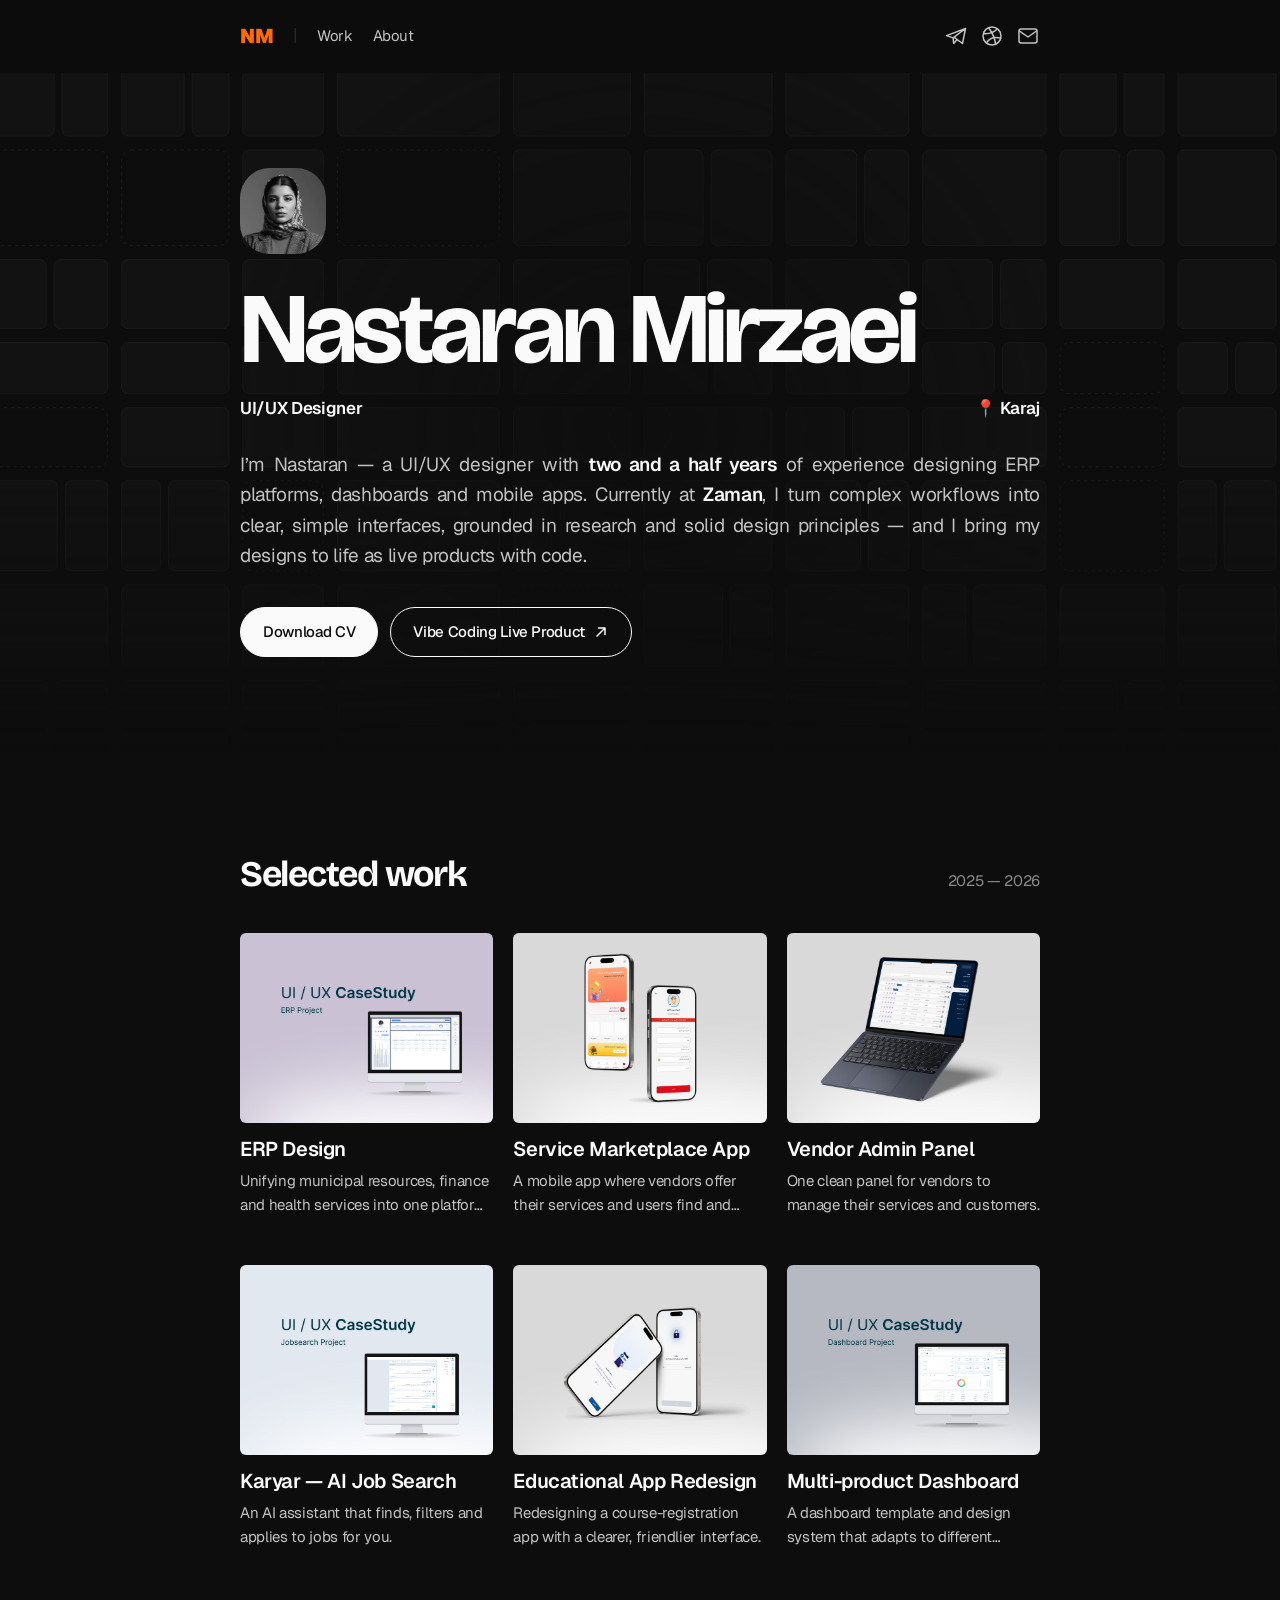
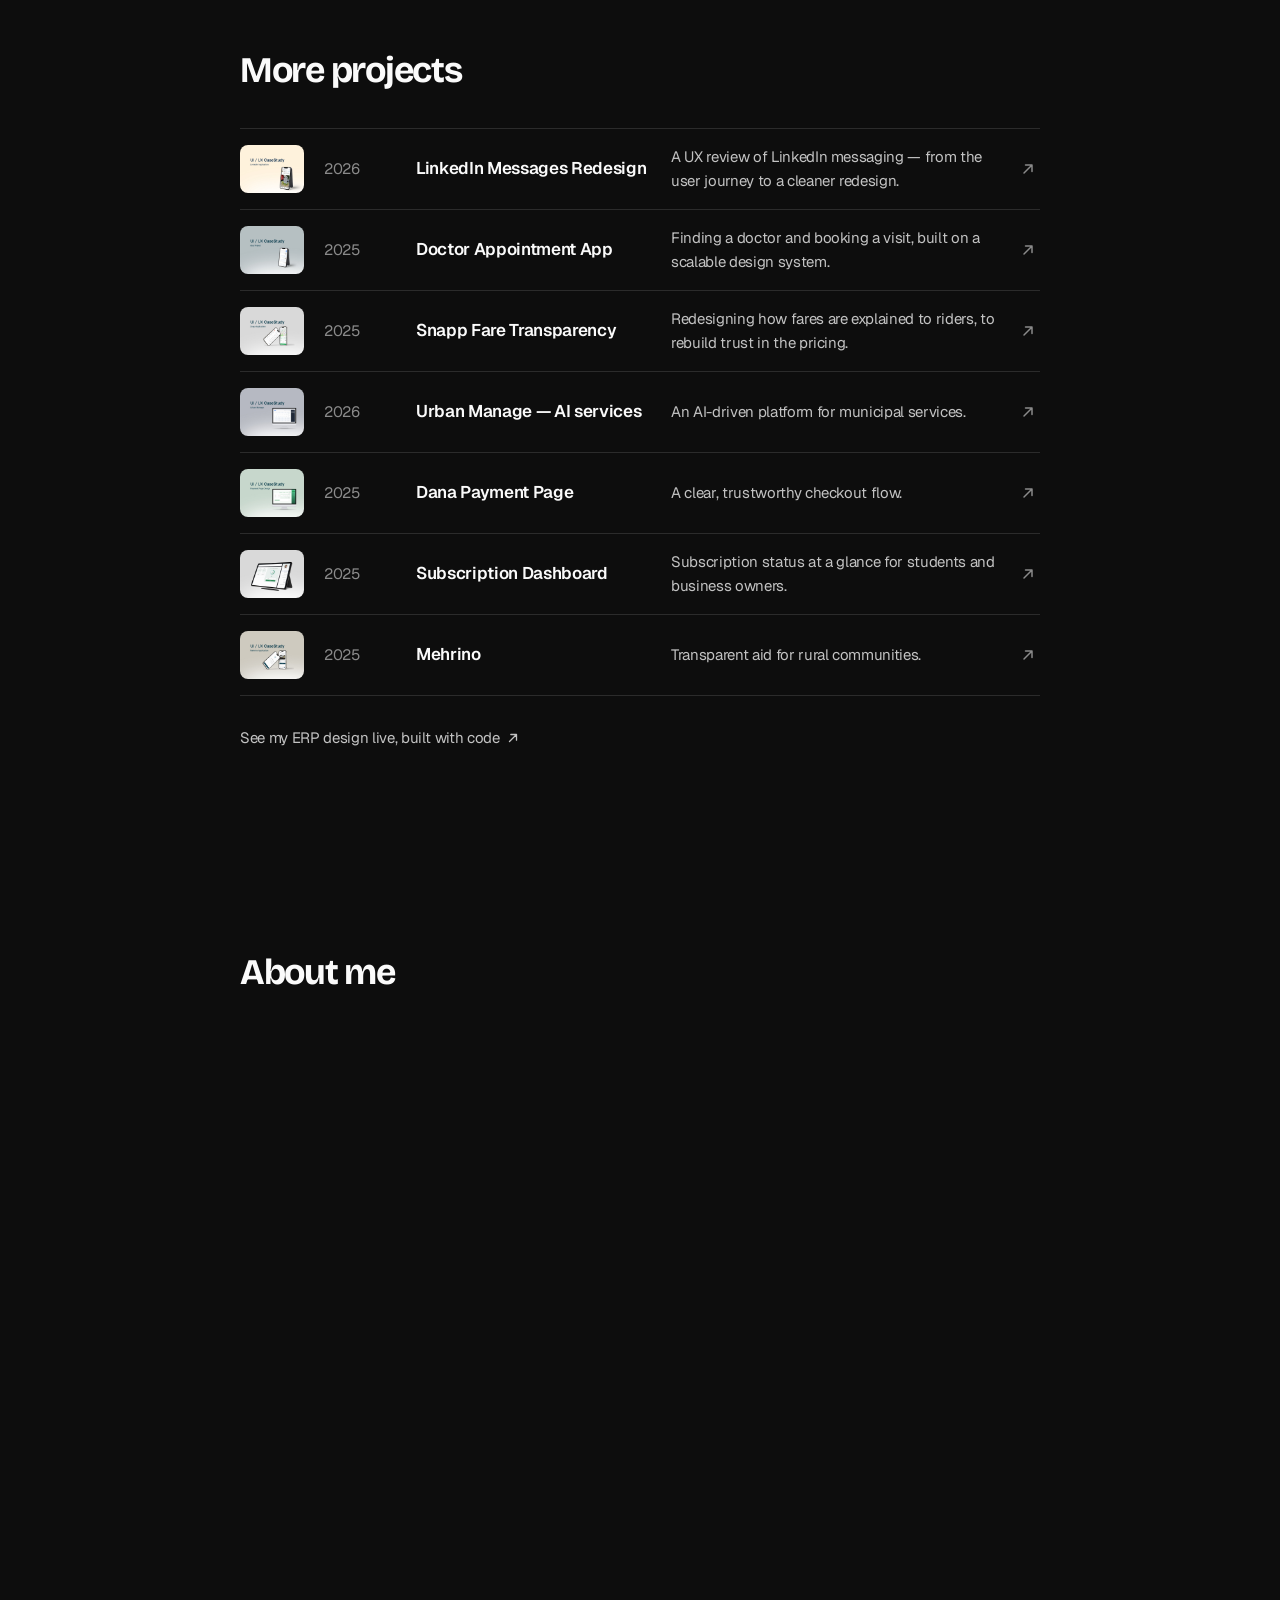
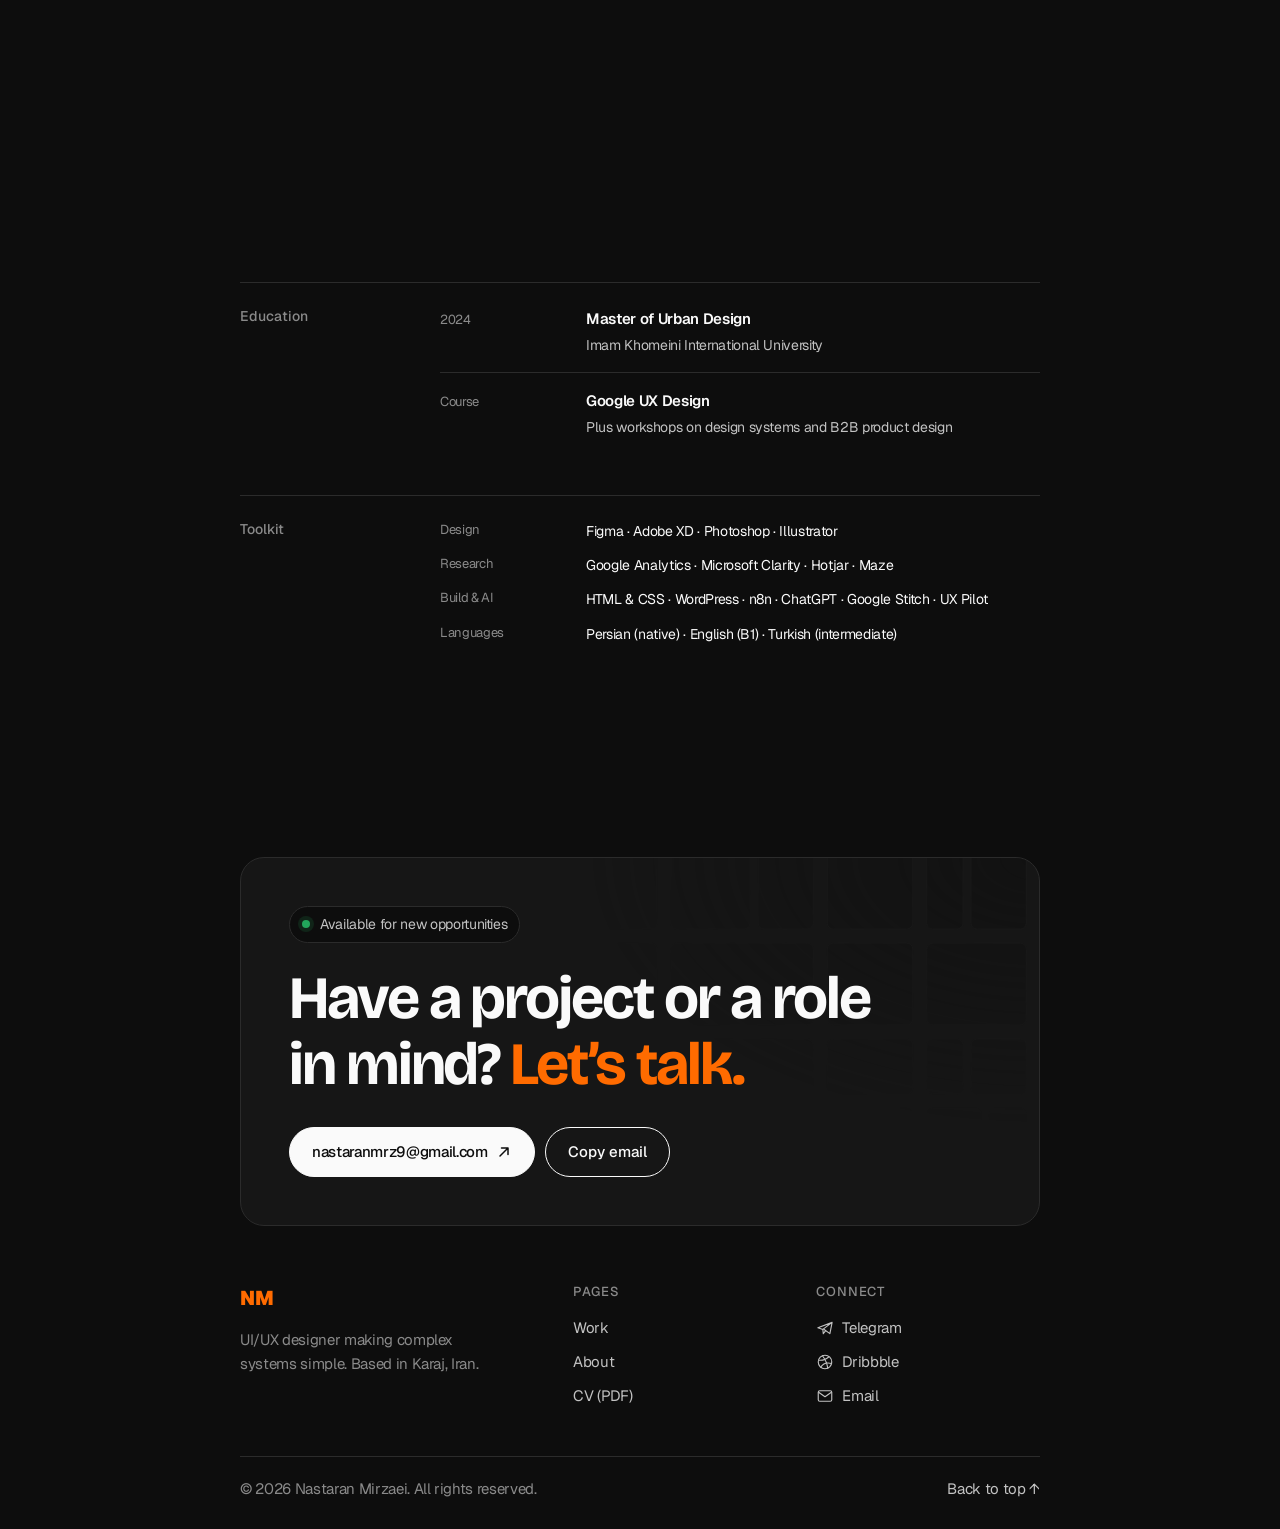
<file: index.html>
<!doctype html>
<html lang="en">
<head>
<meta charset="utf-8">
<meta name="viewport" content="width=device-width, initial-scale=1">
<title>Nastaran Mirzaei — UI/UX Designer</title>
<meta name="description" content="Nastaran Mirzaei is a UI/UX designer based in Karaj, Iran, designing ERP platforms, dashboards and mobile apps.">
<meta property="og:title" content="Nastaran Mirzaei — UI/UX Designer">
<meta property="og:description" content="UI/UX designer making complex systems simple.">
<meta property="og:image" content="images/portrait.png">
<link rel="icon" href="images/avatar.png">
<link rel="preconnect" href="https://fonts.googleapis.com">
<link rel="preconnect" href="https://fonts.gstatic.com" crossorigin>
<link href="https://fonts.googleapis.com/css2?family=Bricolage+Grotesque:opsz,wght@12..96,500..800&family=Geist:wght@400;500;600;900&display=swap" rel="stylesheet">
<link rel="stylesheet" href="styles.css">
</head>
<body>

<svg width="0" height="0" style="position:absolute" aria-hidden="true">
  <symbol id="arrow" viewBox="0 0 16 16"><path d="M4 12L12 4M12 4H5.5M12 4V10.5" fill="none" stroke="currentColor" stroke-width="1.5" stroke-linecap="round" stroke-linejoin="round"/></symbol>
  <symbol id="down" viewBox="0 0 16 16"><path d="M8 3v10M8 13l-4-4M8 13l4-4" fill="none" stroke="currentColor" stroke-width="1.5" stroke-linecap="round" stroke-linejoin="round"/></symbol>
</svg>

<header id="top"></header>

<main>
  <!-- HERO -->
  <div class="wrap hero">
    <!-- Same structure as the Framer hero: avatar, name, then role + location on one row -->
    <img class="avatar reveal" src="images/avatar.png" alt="Nastaran Mirzaei">
    <div class="hero-titles">
      <h1 class="hero-name" aria-label="Nastaran Mirzaei"><span class="w">Nastaran</span> <span class="w">Mirzaei</span></h1>
      <div class="hero-meta reveal">
        <strong>UI/UX Designer</strong>
        <strong>📍 Karaj</strong>
      </div>
    </div>
    <p class="reveal hero-bio">I’m Nastaran — a UI/UX designer with <strong>two and a half years</strong> of experience designing ERP platforms, dashboards and mobile apps. Currently at <strong>Zaman</strong>, I turn complex workflows into clear, simple interfaces, grounded in research and solid design principles — and I bring my designs to life as live products with code.</p>
    <div class="actions reveal">
      <a href="cv.pdf" class="btn btn-primary" target="_blank" rel="noopener">Download CV</a>
      <a href="https://nastaranmrz.github.io/ERP" class="btn btn-secondary" target="_blank" rel="noopener">Vibe Coding Live Product <svg aria-hidden="true"><use href="#arrow"/></svg></a>
    </div>
  </div>

  <!-- SELECTED WORK (filled from projects.js) -->
  <section id="work" class="wrap" aria-labelledby="work-title">
    <div class="section-head">
      <h2 id="work-title" class="reveal">Selected work</h2>
      <span class="small reveal">2025 — 2026</span>
    </div>
    <div class="grid" id="featured"></div>
  </section>

  <!-- MORE PROJECTS (filled from projects.js) -->
  <section class="wrap" aria-labelledby="more-title" style="padding-top:0">
    <div class="section-head"><h2 id="more-title" class="reveal">More projects</h2></div>
    <ul class="list" id="more"></ul>
    <div style="margin-top:28px" class="reveal"><a class="link" href="https://nastaranmrz.github.io/ERP" target="_blank" rel="noopener">See my ERP design live, built with code <svg aria-hidden="true"><use href="#arrow"/></svg></a></div>
  </section>

  <!-- ABOUT -->
  <section id="about" class="wrap" aria-labelledby="about-title">
    <div class="section-head"><h2 id="about-title" class="reveal">About me</h2></div>

    <div class="ax">
      <!-- Intro -->
      <div class="ax-intro reveal">
        <figure class="ax-photo">
          <img src="images/portrait.png" alt="Portrait of Nastaran Mirzaei" loading="lazy">
        </figure>
        <div class="ax-copy">
          <p class="ax-lead">Design that makes <span class="accent">hard things</span> feel simple.</p>
          <p>I came to UI/UX from a <strong>Master’s in Urban Design</strong> — so I think in systems, flows and the people who move through them. Today I design mobile apps, dashboards and ERP tools at <strong>Peydayesh Zaman</strong>.</p>
          <p>I like the hard projects: complex data, many user roles, real constraints. I learn fast, own my work end to end, and test ideas by building them in code.</p>
          <div class="ax-stats">
            <div><b>2.5</b><span>Years in UI/UX</span></div>
            <div><b>13</b><span>Case studies</span></div>
            <div><b>3</b><span>Languages</span></div>
          </div>
        </div>
      </div>

      <!-- What I do -->
      <div class="ax-row reveal">
        <h3 class="ax-label">What I do</h3>
        <div class="ax-do">
          <div><span>01</span><h4>UX research &amp; strategy</h4><p>Interviews, journey maps and information architecture to find the real problem.</p></div>
          <div><span>02</span><h4>Product &amp; interface design</h4><p>Web apps, admin panels and mobile flows that stay clear for everyday users.</p></div>
          <div><span>03</span><h4>Design systems &amp; prototyping</h4><p>Components, tokens, interactive prototypes and live builds with code.</p></div>
        </div>
      </div>

      <!-- Experience -->
      <div class="ax-row reveal">
        <h3 class="ax-label">Experience</h3>
        <ol class="ax-list">
          <li><span class="when">Dec 2024 — Now</span><div><strong>UI/UX &amp; Graphic Designer</strong><span>Peydayesh Zaman · mobile apps, dashboards, ERP</span></div><i class="ax-now">Current</i></li>
          <li><span class="when">May — Dec 2024</span><div><strong>UI/UX &amp; Graphic Designer</strong><span>Freelance · dashboard and payment-page redesigns</span></div></li>
        </ol>
      </div>

      <!-- Education -->
      <div class="ax-row reveal">
        <h3 class="ax-label">Education</h3>
        <ol class="ax-list">
          <li><span class="when">2024</span><div><strong>Master of Urban Design</strong><span>Imam Khomeini International University</span></div></li>
          <li><span class="when">Course</span><div><strong>Google UX Design</strong><span>Plus workshops on design systems and B2B product design</span></div></li>
        </ol>
      </div>

      <!-- Toolkit -->
      <div class="ax-row reveal">
        <h3 class="ax-label">Toolkit</h3>
        <dl class="ax-kit">
          <div><dt>Design</dt><dd>Figma · Adobe XD · Photoshop · Illustrator</dd></div>
          <div><dt>Research</dt><dd>Google Analytics · Microsoft Clarity · Hotjar · Maze</dd></div>
          <div><dt>Build &amp; AI</dt><dd>HTML &amp; CSS · WordPress · n8n · ChatGPT · Google Stitch · UX Pilot</dd></div>
          <div><dt>Languages</dt><dd>Persian (native) · English (B1) · Turkish (intermediate)</dd></div>
        </dl>
      </div>
    </div>
  </section>
</main>

<footer id="contact"></footer>

<script src="projects.js"></script>
<script src="common.js"></script>
<script>
  // Letter-by-letter blur-in on the name, like the Framer hero
  document.querySelectorAll(".hero-name .w").forEach((w, wi) => {
    w.innerHTML = [...w.textContent].map((c, i) => `<span class="ch" aria-hidden="true" style="animation-delay:${(wi * 8 + i) * 0.04}s">${c}</span>`).join("");
  });

  const P = window.PROJECTS;
  document.getElementById("featured").innerHTML = P.filter(p => p.featured).map(p => `
    <a class="card reveal" href="${projectUrl(p.id)}">
      <div class="cover"><img src="${img(p.id, "card")}" alt="${esc(p.title)} — cover" loading="lazy"></div>
      <h3>${esc(p.title)}</h3>
      <p>${esc(p.summary)}</p>
    </a>`).join("");

  document.getElementById("more").innerHTML = P.filter(p => !p.featured).map(p => `
    <li class="reveal"><a class="row" href="${projectUrl(p.id)}">
      <img src="${img(p.id, "card")}" alt="" loading="lazy">
      <span class="small">${esc(p.year)}</span>
      <span class="t">${esc(p.title)}</span>
      <span class="d">${esc(p.summary)}</span>
      ${ARROW}
    </a></li>`).join("");

  initPage();
</script>
</body>
</html>
</file>
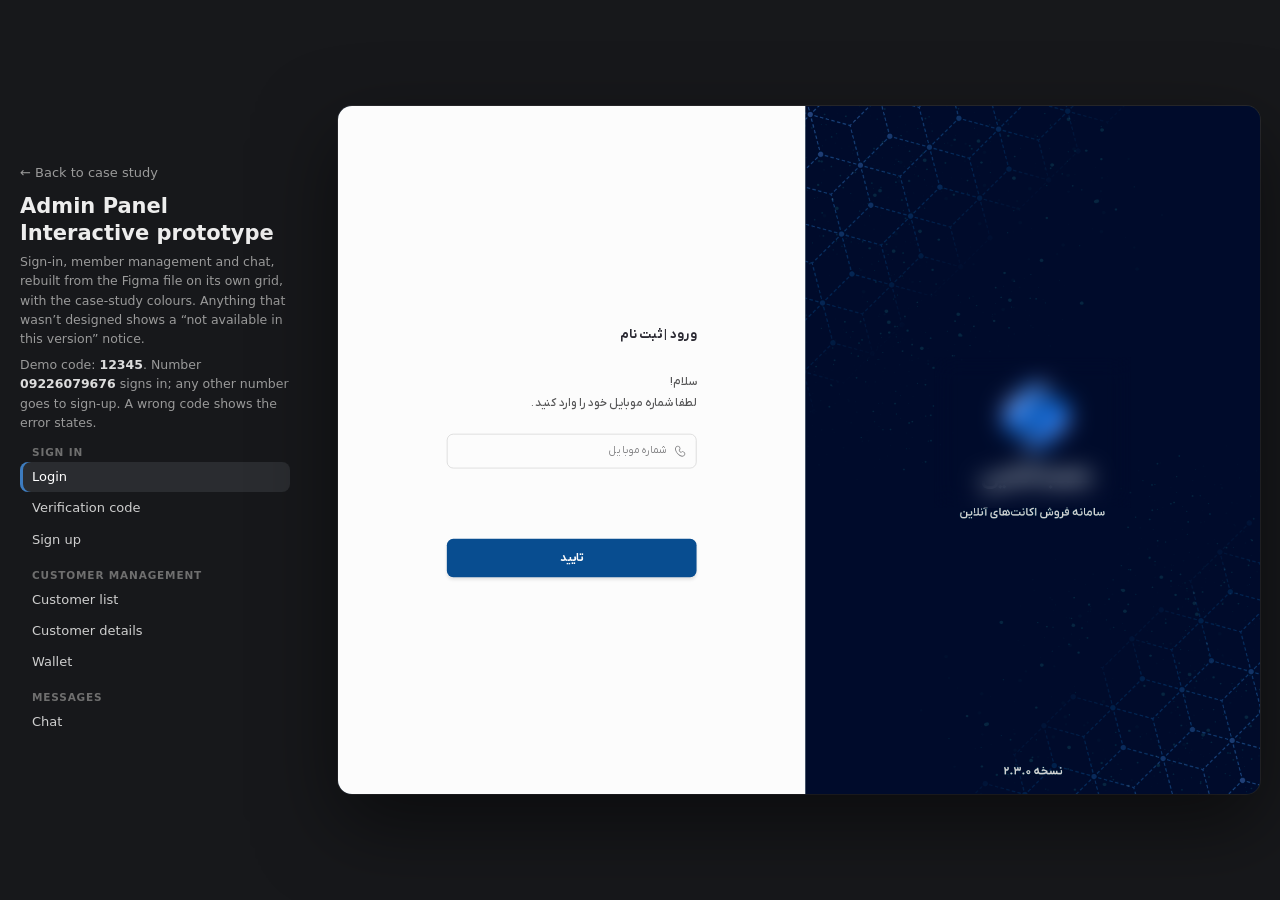
<file: apps/admin-panel/index.html>
<!doctype html>
<html lang="fa">
<head>
<meta charset="utf-8">
<meta name="viewport" content="width=device-width, initial-scale=1">
<title>Admin Panel — Prototype</title>
<link rel="icon" href="../../images/avatar.png">
<style>
@font-face{font-family:Yekan;src:url(../../Font/IRANYekanXFaNum-Regular.ttf) format("truetype");font-weight:400;font-display:swap}
@font-face{font-family:Yekan;src:url(../../Font/IRANYekanXFaNum-Medium.ttf) format("truetype");font-weight:500;font-display:swap}
@font-face{font-family:Yekan;src:url(../../Font/IRANYekanXFaNum-DemiBold.ttf) format("truetype");font-weight:600;font-display:swap}
@font-face{font-family:Yekan;src:url(../../Font/IRANYekanXFaNum-Bold.ttf) format("truetype");font-weight:700;font-display:swap}
/* Built on the Figma 1440×1076 frames, position for position. Only the colours differ:
   the file's purple is swapped for the case-study palette (navy #001F3C, blue #084D90, lilac #E0DCFF / #CDC8FF). */
:root{
  --p:#084D90;--p9:#001F3C;--lil:#E0DCFF;--lil7:#CDC8FF;--ring:rgba(8,77,144,.15);
  --s0:#FCFCFC;--s1:#F1F1F1;--s3:#E6E6E6;--s4:#CECECF;--s5:#9D9D9F;--s6:#7F7F81;--s7:#535354;--s8:#3E3D49;--s9:#2A2932;
  --err:#D92D20;--ok:#039855;
  --h4:#E5E5E6;--h5:#CDCDCE;--h6:#B8B8B9;--hp:#84A6C8; /* 0.5px strokes as seen in Figma */
  --shin:0 2px 5px rgba(8,77,144,.05);--sh2:0 2px 10px rgba(8,77,144,.10);
  --ease:cubic-bezier(.22,1,.36,1);
}
*{box-sizing:border-box;margin:0;padding:0;-webkit-tap-highlight-color:transparent}
html,body{height:100%;overflow:hidden}
body{background:#17181B;display:flex;align-items:center;justify-content:center;gap:48px;padding:20px}
button,input,textarea{font:inherit;color:inherit;line-height:inherit}
button{background:none;border:0;cursor:pointer}
img{display:block;flex:none}

/* ---------- live page (same layout as the marketplace prototype) ---------- */
.panel{direction:ltr;font-family:"Segoe UI",system-ui,sans-serif;color:#EDEDED;width:270px;flex:none;max-height:calc(100vh - 40px);overflow:auto;scrollbar-width:thin;scrollbar-color:#333 transparent}
.panel a.back{color:#9a9a9a;text-decoration:none;font-size:13px}
.panel a.back:hover{color:#fff}
.panel h1{font-size:21px;font-weight:700;margin:12px 0 6px;line-height:1.25}
.panel p{font-size:12.5px;color:#9a9a9a;line-height:1.55;margin-bottom:6px}
.panel p b{color:#ddd;font-weight:600}
.panel h6{font-size:10.5px;letter-spacing:.08em;text-transform:uppercase;color:#6f6f6f;margin:14px 0 4px 12px}
.panel nav{display:flex;flex-direction:column;gap:1px}
.panel nav button{display:block;text-align:left;padding:6px 12px;border-radius:8px;color:#cfcfcf;font-size:13px;font-family:inherit;line-height:1.4}
.panel nav button:hover{background:#232428}
.panel nav button.on{background:#2A2C30;color:#fff;box-shadow:inset 3px 0 0 #3D7CC0}
.device{position:relative;flex:none;border-radius:14px;overflow:hidden;box-shadow:0 30px 80px rgba(0,0,0,.5),0 0 0 1px #2a2a2e}
.menu-fab,.sheet,.pan-hint{display:none}
@media (max-width:900px){
  /* phones/tablets: the desktop frame keeps a readable size and pans sideways instead of shrinking to a thumbnail */
  body{padding:0;display:block;background:var(--p9);overflow-x:auto;overflow-y:hidden;overscroll-behavior-x:contain}
  .panel{display:none}
  .device{border-radius:0;box-shadow:none;margin-left:auto;margin-right:auto}
  .pan-hint{display:block;position:fixed;left:50%;bottom:max(16px,env(safe-area-inset-bottom));transform:translateX(-50%);z-index:80;padding:7px 14px;border-radius:16px;background:rgba(0,0,0,.6);color:#fff;font:600 12px "Segoe UI",system-ui,sans-serif;white-space:nowrap;backdrop-filter:blur(6px);pointer-events:none;transition:opacity .4s}
  .pan-hint.off{opacity:0}
  .pan-hint[hidden]{display:none}
  .menu-fab{display:grid;place-items:center;position:fixed;top:6px;left:50%;transform:translateX(-50%);z-index:80;height:24px;padding:0 12px;border-radius:12px;background:rgba(0,0,0,.45);color:#fff;font:600 11px "Segoe UI",system-ui,sans-serif;backdrop-filter:blur(6px)}
  .sheet{display:block;position:fixed;inset:0;z-index:90;background:rgba(0,0,0,.45);opacity:0;visibility:hidden;transition:.2s}
  .sheet.open{opacity:1;visibility:visible}
  .sheet .in{position:absolute;left:0;right:0;bottom:0;max-height:80vh;overflow:auto;background:#1E1F22;border-radius:20px 20px 0 0;padding:18px 16px 20px;transform:translateY(100%);transition:transform .25s}
  .sheet.open .in{transform:none}
  .sheet .panel{display:block;width:auto;max-height:none}
}

/* ---------- stage ---------- */
#stage{position:absolute;left:0;top:0;width:1440px;height:1076px;transform-origin:0 0;direction:rtl;background:var(--p9);overflow:hidden;font-family:Yekan,Tahoma,sans-serif;color:var(--s9);font-size:14px;line-height:1.8}
.A{position:absolute}
.view{position:absolute;inset:0;display:none}
.view.on{display:block;animation:fin .4s var(--ease)}
@keyframes fin{from{opacity:0}to{opacity:1}}

/* ---------- auth ---------- */
.aleft{left:0;top:0;width:730px;height:1076px;background:var(--s0)}
.aright{left:730px;top:0;width:710px;height:1076px;overflow:hidden}
.aright .bg{position:absolute;inset:0;background:url(img/fig/bg-login.png) 0 0/710px 1076px;filter:hue-rotate(-38deg) saturate(1.1)}
/* brand mark + name are hidden behind a frosted patch; the tagline and version stay sharp */
.aright .blur{position:absolute;left:202px;top:392px;width:306px;height:236px;backdrop-filter:blur(18px);-webkit-backdrop-filter:blur(18px);-webkit-mask:linear-gradient(90deg,transparent,#000 14%,#000 86%,transparent),linear-gradient(transparent,#000 12%,#000 90%,transparent);-webkit-mask-composite:source-in;mask:linear-gradient(90deg,transparent,#000 14%,#000 86%,transparent),linear-gradient(transparent,#000 12%,#000 90%,transparent);mask-composite:intersect}
.form{left:170px;top:340px;width:390px;height:480px}
.form h1{position:absolute;right:0;top:0;width:100%;font-size:20px;font-weight:700;color:var(--s9);transition:color .25s}
.form h1.c{text-align:center}
.form h1.err{color:var(--err)}
.form .lead{position:absolute;right:0;top:76px;width:100%;font-size:18px;font-weight:500;color:var(--s7)}
.form .lead.c{text-align:center;top:44px}
.fld{position:absolute;left:0;width:390px;height:54px;border:1px solid var(--s4);border-radius:10px;background:var(--s0);cursor:text;transition:border-color .2s,box-shadow .25s var(--ease)}
.fld:hover{border-color:var(--s5)}
.fld.focus,.fld.filled{border:.5px solid var(--p);box-shadow:0 0 0 3px var(--ring);border-radius:10px}
.fld.filled:not(.focus){box-shadow:none;border:1px solid var(--s4)}
.fld.err{border:.5px solid var(--err);box-shadow:0 0 0 3px rgba(217,45,32,.15)}
.fld input{position:absolute;inset:0;width:100%;border:0;outline:0;background:none;padding:0 45px 0 16px;font-size:20px;font-weight:500;color:var(--s8);text-align:center;caret-color:var(--p)}
.fld .ph{position:absolute;right:45px;top:50%;transform:translateY(-50%);font-size:16px;color:var(--s6);pointer-events:none;white-space:nowrap}
.fld .ph sup{color:var(--err);font-size:14px;vertical-align:6px;margin-right:2px}
.fld.filled .ph{display:none}
.fld .ic{position:absolute;top:50%;transform:translateY(-50%)}
.fld .lg{position:absolute;right:20px;top:-15px;font-size:14px;color:var(--p);padding:0 3px;background:linear-gradient(var(--s0),var(--s0)) 50% 52%/100% 4px no-repeat;opacity:0;transform:translateY(4px);transition:.25s var(--ease);pointer-events:none;white-space:nowrap}
.fld.filled .lg{opacity:1;transform:none}
.fld.err .lg{color:var(--err)}
.fld.filled:not(.focus) .lg{color:var(--s6)}
.big{position:absolute;left:0;width:390px;height:60px;border-radius:10px;background:var(--p);color:var(--s0);font-size:18px;font-weight:700;box-shadow:0 4px 5px rgba(0,0,0,.1);transition:background-color .2s,transform .2s var(--ease)}
.big:hover{background:#063E75}
.big:active{transform:scale(.985)}
.big.off{background:var(--s3);color:var(--s5);box-shadow:0 4px 2.5px rgba(0,0,0,.05);cursor:default;transform:none}
.otp{position:absolute;left:20px;top:172px;width:350px;height:54px;display:flex;gap:20px;direction:ltr}
.otp i{width:54px;height:54px;flex:none;border-bottom:1px solid var(--s5);display:flex;justify-content:center;padding-top:5px;font-style:normal;font-size:24px;font-weight:700;color:var(--s8);line-height:1.8;cursor:text;transition:border-color .2s}
.otp i:hover{border-color:var(--s7)}
.otp i.f,.otp i.cur{border-color:var(--p)}
.otp i.cur:empty::after{content:"";width:1.5px;height:26px;margin-top:6px;background:var(--p);animation:blink 1s steps(1) infinite}
@keyframes blink{50%{opacity:0}}
.otp.e i{border-color:var(--err)}
.otp.lock i{border-color:var(--s5);cursor:default}
.otp input{position:absolute;opacity:0;width:1px;height:1px;pointer-events:none}
.shake{animation:shake .35s ease}
@keyframes shake{20%,60%{transform:translateX(-5px)}40%,80%{transform:translateX(5px)}}
.timer{position:absolute;left:0;top:256px;width:390px;display:flex;justify-content:center;align-items:center;gap:6px;font-size:16px;color:var(--s8)}
.timer b{font-size:18px;font-weight:500}
.timer button{font-size:16px;font-weight:500;color:var(--p)}
.timer button:disabled{color:var(--s5);cursor:default}

/* ---------- sidebar ---------- */
.side{left:1183px;top:0;width:257px;height:1076px;clip-path:inset(0 0 0 -4px);color:var(--s0);transition:left .45s var(--ease),width .45s var(--ease)}
#stage.mini .side{left:1354px;width:86px}
.tog{left:0;top:42px;width:24px;height:33px;z-index:3}
.tog img{position:absolute;left:0;top:4px;transition:opacity .3s}
.tog .c,#stage.mini .tog .o{opacity:0}
#stage.mini .tog .c{opacity:1}
.slogo img{position:absolute;transition:opacity .35s}
.slogo .lb{left:70px;top:40px;width:136px;height:36px;filter:blur(6px)}
.slogo .ls{left:28.5px;top:43.4px;width:30px;height:29px;filter:blur(4px);opacity:0}
#stage.mini .slogo .lb{opacity:0}
#stage.mini .slogo .ls{opacity:1}
.sline{left:33px;top:96px;width:174px;height:1px;background:rgba(252,252,252,.5);transition:left .45s var(--ease),width .45s var(--ease)}
#stage.mini .sline{left:25px;width:37px}
.hi{right:50px;top:136px;font-size:16px;font-weight:700;white-space:nowrap;transition:opacity .25s}
#stage.mini .hi,#stage.mini .it .lb,#stage.mini .chev{opacity:0;pointer-events:none}
.act{left:-2px;width:235px;height:55px;transition:top .45s var(--ease),width .45s var(--ease)}
.act .apill{position:absolute;inset:0;background:var(--s1);border-radius:0 27.5px 27.5px 0}
.act .cu{position:absolute;left:0;width:31px;height:42px;background:url(img/ui/side-active-curve.svg) 0 0/100% 100%}
.act .cu.t{top:-41px;transform:scaleY(-1)}
.act .cu.b{top:54px}
#stage.mini .act{width:72px}
.it{right:50px;height:25px;display:flex;align-items:center;gap:12px;font-size:14px;font-weight:500;color:var(--s0);white-space:nowrap;text-decoration:none;cursor:pointer;transition:right .45s var(--ease),color .2s}
#stage.mini .it{right:30px}
.it .ic{width:20px;height:20px;display:grid;place-items:center;flex:none}
.it .lb{transition:opacity .25s}
.it:not(.on):hover .lb{color:#C8D6E6}
.it.on{color:var(--p);font-weight:600}
.it.out{color:#F04438}
.chev{left:33px;transition:opacity .25s}

/* ---------- content box ---------- */
.box{left:30px;top:24px;width:1153px;height:1028px;background:var(--s1);border-radius:32px;transition:width .45s var(--ease)}
#stage.mini .box{width:1324px}
.hd{left:20px;right:20px;top:8px;height:64px;border-bottom:1px solid var(--h6)}
.crumb{right:0;top:21px;height:22px;display:flex;align-items:center;gap:4px;font-size:12px;line-height:22px;color:var(--s8)}
.crumb a{color:var(--s6);cursor:pointer}
.crumb a:hover{color:var(--p)}
.me-n{left:0;top:19.5px;font-size:14px;font-weight:500;color:var(--s8);line-height:25px}
.me-a{left:103px;top:17px;width:30px;height:30px;border-radius:36px;border:1px solid var(--hp);object-fit:cover}
.bell{left:143px;top:12px;width:40px;height:40px;padding:10px;border-radius:50%;transition:background-color .2s}
.bell:hover{background:rgba(8,77,144,.07)}
.bell .dot{position:absolute;left:21px;top:10px}
.pg{position:absolute;inset:0;display:none}
.pg.on{display:block;animation:fin .35s var(--ease)}
.ttl{right:20px;top:96px;height:32px;display:flex;align-items:center;gap:14px;font-size:18px;font-weight:700;line-height:32px;color:var(--s9);white-space:nowrap}
.ttl button{width:24px;height:24px;border-radius:50%;transition:background-color .2s}
.ttl button:hover{background:rgba(8,77,144,.08)}

/* action inputs */
.ai{height:40px;background:var(--s0);border:1px solid var(--h4);border-radius:6px;box-shadow:var(--shin);transition:border-color .2s,box-shadow .25s var(--ease)}
.ai:hover{border-color:var(--s5)}
.sq{width:40px;padding:12px}
.sq.on{border-color:var(--p);box-shadow:0 0 0 3px var(--ring)}
.srch{display:block;cursor:text}
.srch img{position:absolute;left:11.5px;top:12px}
.srch input{position:absolute;inset:0;width:100%;border:0;outline:0;background:none;padding:0 12.5px 0 36px;font-size:12px;color:var(--s8);caret-color:var(--p)}
.srch input::placeholder{color:var(--s5)}
.srch:focus-within{border-color:var(--p);box-shadow:0 0 0 3px var(--ring)}

/* custom dropdown */
.dd{z-index:5}
.dd.open{z-index:30}
.dd>.dv{position:absolute;inset:0;width:100%;display:flex;align-items:center;justify-content:space-between;text-align:right;font-size:12px;color:var(--s8)}
.dd>.dv img{transition:transform .3s var(--ease)}
.dd.open>.dv img{transform:rotate(180deg)}
.dd.open{border-color:var(--p);box-shadow:0 0 0 3px var(--ring)}
.dd .ph{color:var(--s8)}
.dd .menu{position:absolute;right:0;left:0;top:calc(100% + 6px);background:#fff;border-radius:8px;padding:6px;box-shadow:0 0 10px rgba(0,0,0,.15);opacity:0;visibility:hidden;transform:translateY(-6px);transition:opacity .2s,transform .3s var(--ease),visibility 0s linear .3s}
.dd.open .menu{opacity:1;visibility:visible;transform:none;transition:opacity .2s,transform .3s var(--ease)}
.dd .menu button{display:flex;align-items:center;width:100%;height:36px;padding:0 10px;border-radius:6px;font-size:12px;color:var(--s8);text-align:right;transition:background-color .15s}
.dd .menu button:hover{background:var(--s1)}
.dd .menu button[aria-selected=true]{background:var(--lil);color:var(--p);font-weight:600}
.dd.ai>.dv{padding:0 12px 0 11.5px}
.dd.fs{height:42px;border:1px solid var(--s4);border-radius:8px;background:#fff}
.dd.fs>.dv{padding:0 17px 0 16px;font-weight:500;color:var(--s6)}
.dd.fs .ph{color:var(--s6)}
.dd.fs>.dv span:not(.ph){color:var(--s8)}
.dd.ms{height:42px;border:1px solid var(--s4);border-radius:6px;background:var(--s0)}
.dd.ms>.dv{padding:0 12px}
.dd.fs:hover,.dd.ms:hover{border-color:var(--s5)}

/* filter panel */
.fpan{left:20px;right:20px;top:210px;height:74px;background:#fff;border-radius:8px;box-shadow:0 0 10px rgba(0,0,0,.15);z-index:20;opacity:0;visibility:hidden;transform:translateY(-6px);transition:opacity .2s,transform .3s var(--ease),visibility 0s linear .3s}
.fpan.on{opacity:1;visibility:visible;transform:none;transition:opacity .2s,transform .3s var(--ease)}
.fpan .caret{left:63px;top:-10px}
.btn{height:42px;border-radius:8px;font-size:12px;transition:background-color .2s,transform .2s var(--ease)}
.btn.pr{background:var(--p);color:var(--s0);font-weight:700}
.btn.prw:hover{background:#063E75}
.btn.sc{border:1px solid var(--hp);color:var(--p);font-weight:500;background:var(--s0)}
.btn.sc:hover{background:rgba(8,77,144,.06)}
.btn:active{transform:scale(.98)}

/* tables */
.th{height:42px;background:var(--s3);border:1px solid var(--h4);box-shadow:var(--shin)}
.th.nb{border:0}
.th>.A{top:0;height:100%;display:flex;align-items:center;gap:8px;font-size:14px;font-weight:600;color:var(--s9);white-space:nowrap}
.th>.c{justify-content:center}
.th>.cb{top:11.5px;height:18px}
.sl{cursor:pointer;user-select:none}
.sl img{transition:transform .3s var(--ease),opacity .2s;opacity:.85}
.sl:hover img,.sl.on img{opacity:1}
.sl.desc img{transform:scaleY(-1)}
.rows{display:flex;flex-direction:column;gap:16px}
.row{position:relative;height:48px;flex:none;background:var(--s0);border:1px solid var(--h4);box-shadow:var(--shin);font-size:14px;font-weight:500;color:var(--s7);transition:box-shadow .25s var(--ease),opacity .3s,transform .35s var(--ease)}
.row:hover{box-shadow:0 4px 14px rgba(8,77,144,.10)}
.row.gone{opacity:0;transform:translateX(-24px)}
.row>.A{top:0;height:100%;display:flex;align-items:center;white-space:nowrap}
.row>.c{justify-content:center}
.row>.dv{width:1px;background:var(--h4)}
.row>.st{right:.5px;width:4px;background:var(--s4)}
.row>.st.ok{background:#55CD7D}
.row>.cb{top:14.5px;height:18px}
.cb{width:18px;height:18px;background:var(--s0);border:1px solid var(--h5);border-radius:4px;display:grid !important;place-items:center;cursor:pointer;transition:background-color .2s,border-color .2s}
.cb:hover{border-color:var(--p)}
.cb img{width:11px;height:8px;opacity:0;transform:scale(.5);transition:.2s var(--ease)}
.cb.on{background:var(--p);border-color:var(--p)}
.cb.on img{opacity:1;transform:none}
.nmb{gap:6px}
.av{width:30px;height:30px;border-radius:50%;border:2px solid var(--p);object-fit:cover}
.av.r{border-color:var(--err)}
.lvl{gap:4px}
.lvl svg{flex:none}
.ops{gap:16px}
.ib{position:relative;width:28px;height:28px;padding:6px;border-radius:30px;background:var(--lil);flex:none;transition:background-color .2s,transform .2s var(--ease)}
.ib:hover{background:var(--lil7)}
.ib:active{transform:scale(.92)}
.ib.del{background:#F2E5E5}
.ib.del:hover{background:#EBD3D3}
.ib .tip{position:absolute;right:auto;left:14.5px;top:15px;height:25px;padding:0 12px;border-radius:4px;background:var(--p);color:var(--s0);font-size:14px;font-weight:500;line-height:25px;white-space:nowrap;opacity:0;transform:translateY(-3px);pointer-events:none;transition:.2s var(--ease);z-index:6}
.ib:hover .tip{opacity:1;transform:none}
.pr-g{gap:4px;direction:rtl}
.pr-g small{font-size:10px}
.pr-g b{font-size:14px;font-weight:600}
.empty{padding:40px;text-align:center;color:var(--s6)}

/* pager */
.pager{left:20px;top:980px;width:308px;height:24px}
.pager>*{position:absolute;top:0;height:24px}
.pager .pn{width:24px;border:1px solid var(--h5);border-radius:6px;font-size:14px;color:var(--s5);line-height:24px;text-align:center;transition:.2s}
.pager .pn:hover{border-color:var(--p);color:var(--p)}
.pager .pn.on{background:var(--p);border-color:var(--p);color:var(--s0)}
.pager .dots{font-size:14px;color:var(--s5);line-height:24px}

/* tabs + chips */
.tabs{left:0;right:0;top:0;height:56px}
.tab{position:absolute;top:0;height:56px;display:flex;align-items:center;justify-content:center;gap:8px;font-size:16px;font-weight:500;color:var(--s8);border-radius:8px 8px 0 0;white-space:nowrap;transition:background-color .2s}
.tab:hover{background:rgba(8,77,144,.04)}
.tab::after{content:"";position:absolute;left:0;right:0;bottom:0;height:2px;background:var(--p);transform:scaleX(0);transition:transform .35s var(--ease)}
.tab.on{font-weight:600}
.tab.on::after{transform:none}
.badge{width:22px;height:22px;border-radius:100px;background:var(--p);color:var(--s0);font-size:14px;font-weight:600;display:grid;place-items:center;line-height:1}
.tline{left:0;right:0;height:1px;background:var(--s4)}
.chip{position:absolute;top:80px;width:135px;height:38px;border-radius:8px;border:1.5px solid var(--lil7);display:flex;align-items:center;justify-content:center;gap:8px;font-size:14px;color:var(--s8);transition:background-color .25s,border-color .25s}
.chip:hover{background:rgba(205,200,255,.35)}
.chip.on{background:var(--lil7);border-color:var(--lil7);font-weight:500}
.chip .n{width:18px;height:18px;border:1px solid var(--p);border-radius:100px;font-size:12px;font-weight:600;color:var(--p);display:grid;place-items:center;line-height:1}

/* user box */
.ubox{right:20px;top:146px;width:320px;height:852px;background:var(--s0);border-radius:20px;box-shadow:var(--sh2);overflow:hidden}
.cinfo{border:1px solid var(--hp);border-radius:10px}
.prof{width:64px;height:64px}
.prof .ring{position:absolute;left:-4px;top:-4px;width:72px;height:72px}
.prof .ph{position:absolute;left:3px;top:3px;width:58px;height:58px;border-radius:100px;object-fit:cover}
.prof .sd{position:absolute;left:43px;top:54px}
.uname{left:0;right:0;text-align:center;font-size:16px;font-weight:700;color:var(--s9)}
.icol{top:0;display:flex;flex-direction:column;align-items:center;gap:7px;white-space:nowrap}
.icol span{font-size:12px;color:var(--s8);line-height:1.8}
.icol b{font-size:14px;font-weight:700;color:var(--s9);line-height:1.8}
.ibox{left:0;right:0;display:flex;justify-content:center;align-items:center;gap:30px}
.cbtn{width:34px;height:34px;border-radius:20px;background:var(--lil);display:grid;place-items:center;transition:background-color .2s,transform .2s var(--ease)}
.cbtn:hover{background:var(--lil7)}
.cbtn:active{transform:scale(.93)}
.cbtn.e{width:36px;height:36px}
.cbtn.call{background:none}
.cbtn.call:hover{filter:brightness(.96)}
.wbtn{border-radius:8px;background:var(--p);color:var(--s0);font-size:14px;font-weight:700;box-shadow:0 4px 5px rgba(0,0,0,.1);transition:background-color .2s}
.wbtn:hover{background:#063E75}
.chart{left:12px;top:365px;width:296px;height:475px}
.chd{left:0;top:0;width:296px;height:28px;background:var(--s1);border:1px solid var(--h4);border-radius:4px}
.chd .t{position:absolute;right:8px;top:0;font-size:12px;color:var(--s9);line-height:28px}
.rng{position:absolute;left:7px;top:0;height:28px;display:flex;align-items:center;gap:4px;direction:ltr;font-size:10px;color:var(--s8);cursor:pointer}
.rng b{font-weight:600}
.rng span{display:flex;align-items:center;gap:3px}
.rng .menu{position:absolute;left:0;top:30px;width:120px;background:#fff;border-radius:8px;padding:4px;box-shadow:0 0 10px rgba(0,0,0,.15);direction:rtl;opacity:0;visibility:hidden;transform:translateY(-4px);transition:.2s var(--ease);z-index:5}
.rng.open .menu{opacity:1;visibility:visible;transform:none}
.rng .menu button{display:block;width:100%;text-align:right;padding:3px 8px;border-radius:4px;font-size:11px}
.rng .menu button:hover{background:var(--s1)}
.ylab{left:0;top:75px;display:flex;flex-direction:column;gap:9px;font-size:6px;color:var(--s7);line-height:1.8;direction:ltr}
.bar{position:absolute;width:8px;border-radius:20px;background:#C8D9EA;box-shadow:inset 0 4px 5px rgba(0,0,0,.12);transition:top .6s var(--ease),height .6s var(--ease),background-color .2s}
.bar:hover{background:#9DBAD7}
.mlab{position:absolute;top:470px;font-size:4px;color:var(--s7);line-height:1.8;transform:translateX(-50%);white-space:nowrap}

/* wallet form */
.seg{height:40px;border-radius:6px;padding:8px 30px;font-size:12px;color:var(--s8);border:1px solid var(--lil);white-space:nowrap;transition:background-color .2s}
.seg.on{background:var(--lil);font-weight:600}
.flab{right:0;font-size:14px;font-weight:500;color:var(--s8)}
.inp{border:1px solid var(--s4);border-radius:8px;background:var(--s0);padding:10px 12px 9px;font-size:12px;color:var(--s8);outline:0;resize:none;text-align:right;transition:border-color .2s,box-shadow .25s var(--ease)}
.inp::placeholder{color:var(--s5)}
.inp:hover{border-color:var(--s5)}
.inp:focus{border-color:var(--p);box-shadow:0 0 0 3px var(--ring)}
.inp.err{border-color:var(--err);box-shadow:0 0 0 3px rgba(217,45,32,.12)}
.wtype{gap:0}
.wtype .ar{width:30px;height:30px;display:grid;place-items:center}
.up{transform:rotate(-90deg)}
.down{transform:rotate(90deg)}

/* chat */
.cbx{left:20px;right:410px;top:210px;height:794px;overflow:hidden;transition:right .45s var(--ease)}
.chh{left:0;right:0;top:0;height:55px;background:#E7E7E7;border-bottom:1px solid var(--s4);z-index:2}
.chh .who{position:absolute;right:16px;top:4px;display:flex;align-items:center;gap:8px}
.chh .who div{width:80px;text-align:right;line-height:1.6}
.chh .who b{display:block;font-size:14px;font-weight:500;color:var(--s8)}
.chh .who small{font-size:12px;color:var(--s6)}
.ph32{width:32px;height:32px;border-radius:40px;background:#F5F5F5;border:1px solid var(--h6)}
.chh .tools{position:absolute;left:16px;top:8px;display:flex;gap:8px;direction:ltr}
.chh .tools button{width:40px;height:40px;padding:8px;border-radius:50%;transition:background-color .2s}
.chh .tools button:hover{background:rgba(0,0,0,.05)}
.thr{left:0;right:0;top:55px;height:650px;background:#EDEDED url(img/fig/chat-pattern.png) 0 0/723px 650px;overflow-y:auto;scrollbar-width:thin;display:flex;flex-direction:column;align-items:center;gap:12px;padding:21px 40px 24px}
.date{flex:none;height:24px;padding:0 8px;border-radius:2px;background:#F5F5F5;font-size:12px;font-weight:700;color:var(--s6);line-height:24px;margin-bottom:6px}
.bb{position:relative;flex:none;width:364px;border-radius:16px;padding:12px 12px 6px;font-size:14px;font-weight:500;color:var(--s7);line-height:2;animation:pop .35s var(--ease)}
.bb p{width:340px}
.bb.in{align-self:flex-end;background:#F8F8F8}
.bb.in time{display:block;margin-top:18px;font-size:12px;font-weight:400;color:var(--s6);line-height:1.6}
.bb.me{align-self:flex-start;background:#CADCF2;padding-bottom:28px}
.bb.me p{text-align:justify}
.bb .meta{position:absolute;right:16px;bottom:6px;display:flex;align-items:center;gap:3px;font-size:12px;font-weight:400;color:var(--s6);line-height:1.6}
.bb .tail{position:absolute;bottom:0}
.bb.in .tail{left:-8px;bottom:28px;transform:scaleX(-1)}
.bb.me .tail{right:-8px}
.dtk{position:relative;width:17px;height:12px}
.dtk img{position:absolute;top:2.5px}
@keyframes pop{from{opacity:0;transform:translateY(8px)}to{opacity:1;transform:none}}
.cmp{left:0;right:0;top:705px;height:89px;background:#E0E0E0;border-top:1px solid var(--s4);display:flex;align-items:center;justify-content:center;padding:16px 24px}
.cin{position:relative;width:610px;height:42px;background:var(--s0);border:1px solid var(--s4);border-radius:10px;padding:9px 12px;display:flex;align-items:center;gap:10px;transition:border-color .2s,box-shadow .25s var(--ease);transition-property:border-color,box-shadow,width}
.cin:focus-within{border-color:var(--p);box-shadow:0 0 0 3px var(--ring)}
.cin input{flex:1;min-width:0;border:0;outline:0;background:none;font-size:14px;color:var(--s8);caret-color:var(--s9)}
.cin input::placeholder{color:var(--s5)}
.cin .lg{display:flex;gap:8px;direction:ltr}
.cin button{width:24px;height:24px;transition:transform .2s var(--ease)}
.cin button:hover{transform:scale(1.1)}
#stage.mini .cin{width:780px}
.glist{right:20px;top:210px;width:390px;height:794px;background:var(--s0);overflow:hidden}
.glh{left:0;right:0;top:0;height:55px;background:#F7F7F7}
.glh .cb{position:absolute;right:12px;top:19px}
.glh span{position:absolute;right:42px;top:0;line-height:55px;font-size:14px;font-weight:500;color:var(--s8)}
.convs{left:0;right:0;top:55px;bottom:0;overflow-y:auto;scrollbar-width:none}
.cv{position:relative;height:85px;background:var(--s0);border-bottom:1px solid var(--h4);cursor:pointer;transition:background-color .2s}
.cv:hover{background:#F6F7F9}
.cv.on{background:#EEF2F7}
.cv .cb{position:absolute;right:12px;top:34px}
.cv .ph42{position:absolute;right:42px;top:22px;width:42px;height:42px;border-radius:40px;background:var(--s1);border:1px solid var(--h6)}
.cv .tt{position:absolute;right:94px;top:16px;width:197px;text-align:right}
.cv .tt b{display:block;font-size:14px;font-weight:600;color:var(--s8);line-height:1.6}
.cv .tt p{margin-top:2px;font-size:12px;color:var(--s6);white-space:nowrap;overflow:hidden;text-overflow:ellipsis;line-height:1.8}
.cv .tt p strong{font-weight:500;color:var(--s7)}
.cv .tm{position:absolute;left:16px;top:14px;width:28px;font-size:12px;color:var(--s6);line-height:1.6;text-align:left}
.cv .un{position:absolute;left:16px;top:38px;width:20px;height:20px;border-radius:16px;background:var(--err);color:var(--s0);font-size:14px;font-weight:700;display:grid;place-items:center;line-height:1}
.cv .dtk{position:absolute;left:16px;top:46px}
.fab{width:64px;height:64px;border-radius:64px;background:var(--p);display:grid;place-items:center;z-index:3;box-shadow:0 6px 16px rgba(8,77,144,.3);transition:transform .25s var(--ease),background-color .2s}
.fab:hover{transform:scale(1.05);background:#063E75}
.fab:active{transform:scale(.95)}
.grp{left:0;top:0;width:390px;height:794px;background:var(--s0);display:none;z-index:4}
.grp.on{display:block;animation:fin .3s var(--ease)}
.gh{right:24px;top:20px;display:flex;align-items:center;gap:14px;font-size:16px;font-weight:700;color:var(--s9);line-height:1.6}
.gh button{width:24px;height:24px;border-radius:50%}
.gsub{right:62px;top:53px;font-size:12px;color:var(--s6)}
.gsrch{left:24px;top:112px;width:342px;height:34px;background:var(--s1);border:1px solid var(--h4);border-radius:6px;cursor:text}
.gsrch img{position:absolute;left:12px;top:9.5px}
.gsrch input{position:absolute;inset:0;width:100%;border:0;outline:0;background:none;padding:0 12px 0 36px;font-size:12px;color:var(--s8)}
.gsrch input::placeholder{color:var(--s5)}
.gsrch:focus-within{border-color:var(--p);box-shadow:0 0 0 3px var(--ring)}
.pills{left:24px;top:178px;width:342px;height:38px;display:flex;gap:10px;overflow-x:auto;scrollbar-width:none}
.pill{height:38px;flex:none;border-radius:38px;background:var(--s1);display:flex;align-items:center;gap:8px;padding-left:12px;font-size:12px;font-weight:500;color:var(--s9);cursor:pointer;animation:pop .3s var(--ease)}
.pill .pa{position:relative;width:38px;height:38px}
.pill .pa img.a{width:38px;height:38px;border-radius:100px;border:1px solid var(--s9);object-fit:cover}
.pill .pa .x{position:absolute;inset:0;border-radius:100px;background:var(--p);display:grid;place-items:center;opacity:0;transition:opacity .2s}
.pill:hover .pa .x{opacity:1}
.plist{left:24px;width:342px;overflow-y:auto;scrollbar-width:none}
.prw{position:relative;height:75px;cursor:pointer}
.prw::after{content:"";position:absolute;left:0;width:310px;bottom:0;height:1px;background:var(--h4)}
.prw .cb{position:absolute;right:0;top:15.5px;width:20px;height:20px}
.prw .cb img{width:12px;height:9px}
.prw .pa{position:absolute;right:32px;top:4.5px;width:42px;height:42px;border-radius:100px;border:1px solid var(--s9);object-fit:cover}
.prw .tx{position:absolute;right:86px;top:0;text-align:right}
.prw .tx b{display:block;font-size:14px;font-weight:600;color:var(--s8);line-height:1.8}
.prw .tx small{display:block;font-size:12px;font-weight:500;color:var(--s6);letter-spacing:.6px;direction:ltr;text-align:right;line-height:1.8}
.prw:hover .tx b{color:var(--p)}
.gl342{left:24px;width:342px;height:1px;background:var(--h4)}
.cam{left:142px;top:112px;width:106px;height:106px;border-radius:90px;background:var(--s1);border:1px solid var(--h4);display:grid;place-items:center;cursor:pointer;transition:background-color .2s}
.cam:hover{background:#E8E8E8}
.cam .pl{position:absolute;left:31.5px;top:35.5px}
.gname{left:24px;top:242px;width:358px;height:43px;background:var(--s1);border:1px solid var(--h4);border-radius:6px;padding:9px 10px;font-size:14px;color:var(--s8);outline:0;transition:border-color .2s,box-shadow .25s var(--ease)}
.gname::placeholder{color:var(--s5)}
.gname:focus{border-color:var(--p);box-shadow:0 0 0 3px var(--ring)}
.gname.err{border-color:var(--err)}
.gcount{right:24px;top:310px;font-size:16px;font-weight:700;color:var(--p)}

/* notifications */
.nd{left:156px;top:60px;width:356px;height:434px;background:var(--s0);border-radius:10px;box-shadow:0 0 10px rgba(0,0,0,.25);z-index:40;opacity:0;visibility:hidden;transform:translateY(-6px);transition:opacity .2s,transform .3s var(--ease),visibility 0s linear .3s}
.nd.on{opacity:1;visibility:visible;transform:none;transition:opacity .2s,transform .3s var(--ease)}
.nd .caret{left:18px;top:-10px}
.nd h4{position:absolute;right:16px;top:16px;font-size:16px;font-weight:600;color:var(--s9);line-height:1.6}
.ntabs{position:absolute;right:16px;top:53px;display:flex;gap:30px;font-size:14px}
.ntabs button{color:var(--s7);line-height:25px}
.ntabs button.on{font-weight:600;color:var(--s9)}
.nline{left:16px;top:82px;width:324px;height:1px;background:var(--s4)}
.nact{top:81.5px;height:2px;background:var(--p);border-radius:2px;transition:left .3s var(--ease),width .3s var(--ease)}
.nlist{left:16px;top:102px;width:324px;display:flex;flex-direction:column;gap:12px}
.ni{position:relative;height:68px;flex:none;background:#F4F4F4;border:1px solid var(--h4);border-radius:8px;transition:background-color .2s}
.ni:hover{background:#EFEFEF}
.ni .nic{position:absolute;right:3.5px;top:19px;width:30px;height:30px;border-radius:30px;padding:4px}
.ni b{position:absolute;right:40px;top:8px;font-size:14px;font-weight:600;color:var(--s8);line-height:1.6}
.ni small{position:absolute;right:40px;top:35px;font-size:12px;color:var(--s6);line-height:1.6}
.ni a{position:absolute;left:10px;top:36px;font-size:12px;font-weight:500;color:var(--p);cursor:pointer;line-height:1.6}
.ni a:hover{text-decoration:underline}

/* popups */
.ov{position:absolute;inset:0;z-index:60;visibility:hidden;transition:visibility 0s linear .35s}
.ov.on{visibility:visible;transition:none}
.ov .scrim{position:absolute;inset:0;background:rgba(0,10,25,.45);opacity:0;transition:opacity .3s var(--ease)}
.ov.on .scrim{opacity:1}
.pop{position:absolute;left:503px;top:50%;width:434px;background:var(--s0);border-radius:20px;overflow:hidden;opacity:0;transform:translateY(-46%) scale(.97);transition:opacity .25s var(--ease),transform .4s var(--ease)}
.ov.on .pop{opacity:1;transform:translateY(-50%)}
.pop .x{position:absolute;left:24px;top:24px;width:24px;height:24px;border-radius:50%;z-index:2;transition:background-color .2s}
.pop .x:hover{background:var(--s1)}
.pop h3{position:absolute;left:0;right:0;top:24px;text-align:center;font-size:18px;font-weight:600;color:var(--s9)}
.pop .q{position:absolute;left:0;right:0;top:177px;text-align:center;font-size:18px;font-weight:600;color:var(--s9)}
.pop .il{position:absolute;left:169px;top:48px;width:96px;height:96px}
.pbtn{position:absolute;height:48px;border-radius:8px;padding:0 15px;font-size:14px;border:1px solid var(--p);transition:background-color .2s,transform .2s var(--ease)}
.pbtn.pr{background:var(--p);color:var(--s0);font-weight:700}
.pbtn.prw:hover{background:#063E75;border-color:#063E75}
.pbtn.sc{background:var(--s0);color:var(--p);font-weight:500}
.pbtn.sc:hover{background:rgba(8,77,144,.06)}
.pbtn:active{transform:scale(.98)}
.pop .inp{position:absolute;border-radius:6px}
.mbox{left:49px;top:156px;width:336px;height:42px;border:1px solid var(--s4);border-radius:6px;padding:9px 12px;display:flex;align-items:center;gap:8px;transition:border-color .2s,box-shadow .25s var(--ease)}
.mbox:focus-within{border-color:var(--p);box-shadow:0 0 0 3px var(--ring)}
.mbox input{flex:1;min-width:0;border:0;outline:0;background:none;font-size:12px;color:var(--s8)}
.mbox input::placeholder{color:var(--s5)}
.mbox .lg{display:flex;gap:8px;direction:ltr}
.phn{left:48px;top:184px;width:337px;height:42px;background:#F7F7F7;border:1px solid var(--h4);border-radius:6px;text-align:center;line-height:42px;font-size:18px;font-weight:500;color:var(--s8);letter-spacing:.9px;direction:ltr}

.toast{position:absolute;left:50%;bottom:36px;z-index:90;transform:translate(-50%,14px);background:#1F2733;color:#fff;font-size:15px;padding:10px 18px;border-radius:12px;display:flex;gap:8px;align-items:center;opacity:0;pointer-events:none;transition:opacity .3s var(--ease),transform .4s var(--ease);box-shadow:0 12px 28px rgba(0,0,0,.3);white-space:nowrap}
.toast.show{opacity:1;transform:translate(-50%,0)}
@media(prefers-reduced-motion:reduce){*{transition:none!important;animation:none!important}}
</style>
</head>
<body>

<aside class="panel" id="panel">
  <a class="back" href="../../project.html?id=admin-panel">← Back to case study</a>
  <h1>Admin Panel<br>Interactive prototype</h1>
  <p>Sign-in, member management and chat, rebuilt from the Figma file on its own grid, with the case-study colours. Anything that wasn’t designed shows a “not available in this version” notice.</p>
  <p>Demo code: <b>12345</b>. Number <b>09226079676</b> signs in; any other number goes to sign-up. A wrong code shows the error states.</p>
  <div id="screenNav"></div>
</aside>

<div class="pan-hint" id="panHint" hidden>Desktop design · swipe sideways ↔</div>
<div class="device" id="dev"><div id="stage">

<!-- ================= AUTH ================= -->
<section class="view" id="v-auth">
  <div class="A aleft">
    <!-- login -->
    <div class="A form" id="fLogin">
      <h1>ورود | ثبت نام</h1>
      <p class="lead">سلام!<br>لطفا شماره موبایل خود را وارد کنید.</p>
      <label class="fld" id="phoneF" style="top:172px"><img class="ic" src="img/ui/phone.svg" width="19" height="19" alt="" style="right:15.5px"><span class="ph">شماره موبایل</span><span class="lg">شماره موبایل</span><input id="phone" inputmode="numeric" maxlength="11" autocomplete="off" aria-label="شماره موبایل"></label>
      <button class="big" id="toOtp" style="top:336px">تایید</button>
    </div>
    <!-- otp -->
    <div class="A form" id="fOtp" hidden>
      <h1 id="otpT">کد تایید را وارد کنید</h1>
      <p class="lead" id="otpM"></p>
      <div class="otp" id="otp"><i></i><i></i><i></i><i></i><i></i><input inputmode="numeric" maxlength="5" autocomplete="one-time-code" aria-label="کد تایید"></div>
      <div class="timer" id="timer"></div>
      <button class="big" id="otpOk" style="top:336px">تایید</button>
    </div>
    <!-- sign up -->
    <div class="A form" id="fSign" hidden>
      <h1>ثبت نام</h1>
      <p class="lead">سلام!<br>لطفا اطلاعات زیر را تکمیل کنید.</p>
      <label class="fld" id="nameF" style="top:172px"><span class="ic" style="right:12px;width:20px;height:20px"><img src="img/ui/user20-head.svg" alt="" style="position:absolute;left:6.16px;top:1.11px;width:7.78px;height:7.78px"><img src="img/ui/user20-body.svg" alt="" style="position:absolute;left:2.73px;top:10px;width:14.63px;height:8.89px"></span><span class="ph">نام و نام‌خانوادگی<sup>*</sup></span><span class="lg">نام و نام‌خانوادگی</span><input id="sName" autocomplete="off" aria-label="نام و نام‌خانوادگی" style="font-size:16px;text-align:right"></label>
      <label class="fld" id="mailF" style="top:250px;border-radius:8px"><img class="ic" src="img/ui/sms20.svg" width="20" height="20" alt="" style="right:12px"><span class="ph">ایمیل</span><span class="lg">ایمیل</span><input id="sMail" type="email" autocomplete="off" aria-label="ایمیل" style="font-size:16px;direction:ltr;text-align:right"></label>
      <button class="big" id="signOk" style="top:414px">تایید</button>
    </div>
  </div>
  <div class="A aright"><div class="bg"></div><div class="blur"></div></div>
</section>

<!-- ================= PANEL ================= -->
<section class="view" id="v-panel">
  <aside class="A side" id="side">
    <button class="A tog" id="tog" aria-label="باز و بسته کردن منو"><img class="o" src="img/ui/side-toggle.svg" width="24" height="24" alt=""><img class="c" src="img/ui/side-open-arrow-left.svg" width="24" height="24" alt=""></button>
    <div class="slogo" aria-label="لوگو (پنهان)"><img class="lb" src="img/fig/logo-side.png" alt=""><img class="ls" src="img/fig/logo-big.png" alt=""></div>
    <i class="A sline"></i>
    <div class="A act" id="act"><i class="cu t"></i><i class="apill"></i><i class="cu b"></i></div>
    <div class="A hi">سلام!<br>فروشنده عزیز</div>
    <div id="nav"></div>
    <a class="A it na" style="top:968px"><span class="ic"><img src="img/ui/side-setting.svg" width="20" height="20" alt=""></span><span class="lb">تنظیمات</span></a>
    <a class="A it out" id="logout" style="top:1027px"><span class="ic"><img src="img/ui/side-logout.svg" width="20" height="20" alt=""></span><span class="lb">خروج از حساب</span></a>
  </aside>

  <main class="A box">
    <header class="A hd">
      <div class="A crumb" id="crumb"></div>
      <span class="A me-n">امیرحسین باقری</span>
      <img class="A me-a" src="img/avatar.png" alt="">
      <button class="A bell" id="bell" aria-label="اعلان‌ها"><img src="img/ui/bell-head.svg" width="20" height="20" alt=""><img class="dot" src="img/ui/dot-red.svg" width="6" height="6" alt=""></button>
    </header>
    <div class="A nd" id="nd">
      <img class="A caret" src="img/ui/notif-caret.svg" width="18" height="10" alt="">
      <h4>اعلان ها</h4>
      <div class="ntabs" id="ntabs"><button class="on" data-k="">همه</button><button data-k="m">پیام ها</button><button data-k="o">سفارشات</button><button data-k="r">درخواست ها</button></div>
      <i class="A nline"></i><i class="A nact" id="nact"></i>
      <div class="A nlist" id="nlist"></div>
    </div>

    <!-- members / customers -->
    <section class="pg" id="p-customers">
      <h2 class="A ttl">مدیریت مشتریان</h2>
      <button class="A ai sq na" style="left:20px;top:160px" aria-label="خروجی"><img src="img/ui/download.svg" width="16" height="16" alt=""></button>
      <button class="A ai sq" id="fbtn" style="left:72px;top:160px" aria-label="فیلتر"><img src="img/ui/filter.svg" width="16" height="16" alt=""></button>
      <div class="A ai dd" data-dd="ops" data-ph="انجام عملیات" data-opts="ارسال اعلان به انتخاب‌شده‌ها|حذف انتخاب‌شده‌ها" data-na="1" style="left:124px;top:160px;width:329px"></div>
      <label class="A ai srch" style="left:465px;right:20px;top:160px"><img src="img/ui/search.svg" width="15" height="15" alt=""><input id="cq" placeholder="جست و جو"></label>
      <div class="A fpan" id="fpan">
        <img class="A caret" src="img/ui/filter-caret.svg" width="18" height="10" alt="">
        <div class="A dd fs" data-dd="lvl" data-ph="سطح مشتری" data-opts="همه|معمولی|وی‌آی‌پی|سی‌آی‌پی|جدید" data-arrow="arrow-down14" style="right:12px;top:16px;width:248px"></div>
        <div class="A dd fs" data-dd="st" data-ph="وضعیت مشتری" data-opts="همه|فعال|غیرفعال" data-arrow="arrow-down14" style="right:280px;top:16px;width:248px"></div>
        <button class="A btn pr" id="fApply" style="left:118px;top:16px;width:160px">اعمال</button>
        <button class="A btn sc" id="fCancel" style="left:16px;top:16px;width:90px">انصراف</button>
      </div>
      <div class="A th" id="cth" style="left:20px;right:20px;top:224px"></div>
      <div class="A rows" id="ctbl" style="left:20px;right:20px;top:282px"></div>
      <div class="A pager" data-pager></div>
    </section>

    <!-- customer details -->
    <section class="pg" id="p-customer">
      <h2 class="A ttl"><button data-go="customers" aria-label="بازگشت"><img src="img/ui/arrow-right24.svg" width="24" height="24" alt=""></button>اطلاعات مشتری</h2>
      <div class="A" style="left:20px;right:360px;top:146px;height:118px">
        <div class="A tabs" id="dTabs"><button class="tab on" data-t="cur" style="right:0;width:180px">سفارشات جاری<span class="badge">6</span></button><button class="tab" data-t="hist" style="right:196px;width:180px">سوابق فعالیت‌ها</button></div>
        <i class="A tline" style="top:56px"></i>
        <div id="dChips"></div>
      </div>
      <div id="dTools"></div>
      <div class="A th" id="dth" style="left:20px;right:360px"></div>
      <div class="A rows" id="dtbl" style="left:20px;right:360px"></div>
      <div class="A pager" data-pager id="dPager"></div>
      <div class="A ubox" id="ubox"></div>
    </section>

    <!-- wallet -->
    <section class="pg" id="p-wallet">
      <h2 class="A ttl"><button data-go="customer" aria-label="بازگشت"><img src="img/ui/arrow-right24.svg" width="24" height="24" alt=""></button>مدیریت کیف‌پول</h2>
      <div class="A" style="left:20px;right:360px;top:146px;height:54px">
        <button class="tab on" style="right:0;width:196px;height:53px">سوابق تراکنش‌های مشتری</button>
        <button class="tab na" style="right:216px;width:156px;height:53px">تاریخچه استفاده</button>
        <button class="tab na" style="right:392px;width:156px;height:53px">تاریخچه واریز</button>
        <i class="A tline" style="top:53px"></i>
      </div>
      <button class="A ai sq na" style="left:20px;top:223px" aria-label="خروجی"><img src="img/ui/download.svg" width="16" height="16" alt=""></button>
      <button class="A ai sq na" style="left:72px;top:223px" aria-label="فیلتر"><img src="img/ui/filter.svg" width="16" height="16" alt=""></button>
      <label class="A ai srch" style="left:124px;right:360px;top:223px"><img src="img/ui/search.svg" width="15" height="15" alt=""><input id="wq" placeholder="جست و جو"></label>
      <div class="A th" style="left:20px;right:360px;top:287px">
        <span class="A sl" style="right:12px">نوع تراکنش<img src="img/ui/sort.svg" width="16" height="16" alt=""></span>
        <span class="A sl c" style="right:186px;width:186px">تاریخ ثبت<img src="img/ui/sort.svg" width="16" height="16" alt=""></span>
        <span class="A sl c" style="right:372px;width:186px">میزان مبلغ<img src="img/ui/sort.svg" width="16" height="16" alt=""></span>
        <span class="A sl c" style="right:558px;left:0">توسط<img src="img/ui/sort.svg" width="16" height="16" alt=""></span>
      </div>
      <div class="A rows" id="wtbl" style="left:20px;right:360px;top:345px"></div>
      <div class="A pager" data-pager></div>
      <div class="A ubox" id="wbox"></div>
    </section>

    <!-- chat -->
    <section class="pg" id="p-chat">
      <h2 class="A ttl">لیست مکالمات</h2>
      <button class="A ai sq na" style="left:20px;top:160px" aria-label="خروجی"><img src="img/ui/download.svg" width="16" height="16" alt=""></button>
      <div class="A ai dd" data-dd="chops" data-ph="انجام عملیات" data-opts="علامت‌گذاری به‌عنوان خوانده‌شده|حذف مکالمه" data-na="1" style="left:72px;top:160px;width:329px"></div>
      <label class="A ai srch" style="left:413px;right:20px;top:160px"><img src="img/ui/search.svg" width="15" height="15" alt=""><input id="chq" placeholder="جست و جو"></label>
      <div class="A cbx">
        <div class="A chh"><div class="who"><span class="ph32"></span><div><b id="cName">گروه تعمیرات</b><small id="cSub">200 عضو</small></div></div>
          <div class="tools"><button class="na" aria-label="تماس تصویری"><img src="img/ui/video24.svg" width="24" height="24" alt=""></button><button class="na" aria-label="بیشتر"><img src="img/ui/chat-more24.svg" width="24" height="24" alt="" style="margin:2px"></button></div></div>
        <div class="A thr" id="thread"></div>
        <div class="A cmp"><label class="cin"><button id="send" aria-label="ارسال"><img src="img/ui/send24.svg" width="24" height="24" alt=""></button><input id="msgIn" placeholder="پیام خود را بنویسید" autocomplete="off"><span class="lg"><button class="na" aria-label="پیوست"><img src="img/ui/attach-circle24-chat.svg" width="24" height="24" alt=""></button><button class="na" aria-label="ایموجی"><img src="img/ui/happyemoji24-chat.svg" width="24" height="24" alt=""></button></span></label></div>
      </div>
      <div class="A glist">
        <div class="A glh"><span class="cb" id="allConv"><img src="img/ui/tick.svg" alt=""></span><span>لیست مکالمات</span></div>
        <div class="A convs" id="convs"></div>
        <button class="A fab" id="newGrp" style="left:24px;top:706px" aria-label="گروه جدید"><img src="img/ui/edit2-bold24.svg" width="24" height="24" alt=""></button>
        <!-- add group, step 1 -->
        <div class="A grp" id="grp1">
          <div class="A gh"><button id="g1Back" aria-label="بازگشت"><img src="img/ui/arrow-right24-b.svg" width="24" height="24" alt=""></button>افزودن عضو</div>
          <div class="A gsub">مجاز تا 200 عضو</div>
          <label class="A gsrch"><img src="img/ui/search.svg" width="15" height="15" alt=""><input id="gq" placeholder="جست و جو مخاطب ..."></label>
          <div class="A pills" id="pills"></div>
          <i class="A gl342" style="top:232px"></i>
          <div class="A plist" id="pick" style="top:248px;height:300px"></div>
          <button class="A fab" id="g1Next" style="left:24px;top:708px" aria-label="ادامه"><img src="img/ui/arrow-right30-white.svg" width="30" height="30" alt=""></button>
        </div>
        <!-- add group, step 2 -->
        <div class="A grp" id="grp2">
          <div class="A gh"><button id="g2Back" aria-label="بازگشت"><img src="img/ui/arrow-right24-b.svg" width="24" height="24" alt=""></button>افزودن عضو</div>
          <div class="A gsub">مجاز تا 200 عضو</div>
          <div class="A cam na"><img src="img/ui/camera30.svg" width="25" height="22.5" alt=""><img class="pl" src="img/ui/plus12.svg" width="10" height="10" alt=""></div>
          <input class="A gname" id="gName" placeholder="نام گروه را بنویسید">
          <div class="A gcount" id="gCount"></div>
          <i class="A gl342" style="top:353px"></i>
          <div class="A plist" id="pick2" style="top:367px;height:320px"></div>
          <button class="A fab" id="g2Done" style="left:24px;top:705px" aria-label="ساخت گروه"><img src="img/ui/tick30-white.svg" width="24.3" height="17.58" alt=""></button>
        </div>
      </div>
    </section>
  </main>
</section>

<!-- ================= POPUPS ================= -->
<div class="ov" id="m-edit"><div class="scrim" data-x></div><div class="pop" style="height:353px">
  <button class="x" data-x aria-label="بستن"><img src="img/ui/close24.svg" width="24" height="24" alt=""></button>
  <h3>ویرایش مشتری</h3>
  <input class="inp" id="eNick" placeholder="لقب مشتری را بنویسید" style="left:49px;top:109px;width:336px;height:42px">
  <div class="A dd ms" data-dd="elvl" data-ph="سطح مشتری" data-opts="معمولی|وی‌آی‌پی|سی‌آی‌پی|جدید" data-arrow="arrow-down14" style="left:49px;top:171px;width:336px"></div>
  <button class="pbtn sc" data-x style="left:49px;top:273px;width:160px">انصراف</button>
  <button class="pbtn pr" id="eOk" style="left:225px;top:273px;width:160px">تایید</button>
</div></div>
<div class="ov" id="m-del"><div class="scrim" data-x></div><div class="pop" style="height:327px">
  <button class="x" data-x aria-label="بستن"><img src="img/ui/close24.svg" width="24" height="24" alt=""></button>
  <img class="il" src="img/fig/illus-delete.png" alt="">
  <p class="q" style="color:var(--s8)">آیا از حذف این مشتری اطمینان دارید؟</p>
  <button class="pbtn sc" id="dOk" style="left:49px;top:247px;width:160px">حذف</button>
  <button class="pbtn pr" data-x style="left:225px;top:247px;width:160px">انصراف</button>
</div></div>
<div class="ov" id="m-credit"><div class="scrim" data-x></div><div class="pop" style="height:531px">
  <button class="x" data-x aria-label="بستن"><img src="img/ui/close24.svg" width="24" height="24" alt=""></button>
  <h3>تغییر اعتبار</h3>
  <div id="cSeg"><button class="A seg on" data-v="up" style="left:226px;top:91px;width:160px;height:46px">افزایش اعتبار</button><button class="A seg" data-v="down" style="left:50px;top:91px;width:160px;height:46px;background:var(--s0)">کاهش اعتبار</button></div>
  <label class="A flab" style="right:49px;top:175px">میزان مبلغ</label>
  <input class="inp" id="cAmt" inputmode="numeric" placeholder="مبلغ (تومان)" style="left:49px;top:212px;width:336px;height:42px">
  <label class="A flab" style="right:49px;top:274px">توضیح علت تغییر</label>
  <textarea class="inp" id="cWhy" placeholder="بنویسید ..." style="left:49px;top:311px;width:336px;height:83px"></textarea>
  <button class="pbtn sc" data-x style="left:50px;top:451px;width:160px">حذف</button>
  <button class="pbtn pr" id="cOk" style="left:226px;top:451px;width:160px">تغییر اعتبار</button>
</div></div>
<div class="ov" id="m-confirm"><div class="scrim" data-x></div><div class="pop" style="height:327px">
  <button class="x" data-x aria-label="بستن"><img src="img/ui/close24-b.svg" width="24" height="24" alt=""></button>
  <img class="il" src="img/fig/illus-question.png" alt="" style="left:168px;filter:hue-rotate(-38deg)">
  <p class="q">برای تغییر اعتبار مطمئن هستید؟</p>
  <button class="pbtn sc" data-x style="left:49px;top:247px;width:160px">انصراف</button>
  <button class="pbtn pr" id="qOk" style="left:225px;top:247px;width:160px">تایید</button>
</div></div>
<div class="ov" id="m-done"><div class="scrim" data-x></div><div class="pop" style="height:327px">
  <button class="x" data-x aria-label="بستن"><img src="img/ui/close24-b.svg" width="24" height="24" alt=""></button>
  <img class="il" src="img/fig/illus-success.png" alt="">
  <p class="q">تغییر اعتبار شما با موفقیت انجام شد</p>
  <button class="pbtn pr" data-x style="left:48px;top:247px;width:337px">متوجه شدم</button>
</div></div>
<div class="ov" id="m-msg"><div class="scrim" data-x></div><div class="pop" style="height:353px">
  <button class="x" data-x aria-label="بستن"><img src="img/ui/close24.svg" width="24" height="24" alt=""></button>
  <h3>پیام به مشتری</h3>
  <p class="A" style="right:49px;top:115px;font-size:14px;font-weight:500;color:var(--s7)">لطفاً پیام مورد نظر را در کادر زیر بنویسید.</p>
  <label class="A mbox"><input id="mTxt" placeholder="پیام خود را بنویسید"><span class="lg"><button class="na" type="button" aria-label="پیوست"><img src="img/ui/attach-circle24.svg" width="24" height="24" alt=""></button><button class="na" type="button" aria-label="ایموجی"><img src="img/ui/happyemoji24.svg" width="24" height="24" alt=""></button></span></label>
  <button class="pbtn sc" data-x style="left:49px;top:273px;width:100px;font-weight:400">انصراف</button>
  <button class="pbtn pr" id="mOk" style="left:165px;top:273px;width:220px">ارسال</button>
</div></div>
<div class="ov" id="m-call"><div class="scrim" data-x></div><div class="pop" style="height:353px">
  <button class="x" data-x aria-label="بستن"><img src="img/ui/close24-b.svg" width="24" height="24" alt=""></button>
  <h3>تماس با مشتری</h3>
  <p class="A" style="left:59px;top:114px;width:315px;text-align:center;font-size:14px;font-weight:500;color:var(--s6)">جهت برقراری ارتباط با مشتری، لطفاً با شماره‌ی زیر تماس<br>حاصل فرمایید.</p>
  <div class="A phn">0922 607 9676</div>
  <button class="pbtn pr" data-x style="left:49px;top:273px;width:336px">متوجه شدم</button>
</div></div>

<div class="toast" id="toast" role="status"></div>
</div></div>

<button class="menu-fab" id="fab">Screens ▾</button>
<div class="sheet" id="sheet"><div class="in"></div></div>

<script>
/* ================= helpers ================= */
const $ = (s, r = document) => r.querySelector(s);
const $$ = (s, r = document) => [...r.querySelectorAll(s)];
const toEn = s => s.replace(/[۰-۹]/g, d => "۰۱۲۳۴۵۶۷۸۹".indexOf(d)).replace(/[٠-٩]/g, d => "٠١٢٣٤٥٦٧٨٩".indexOf(d));
const money = n => String(n).replace(/\B(?=(\d{3})+(?!\d))/g, ".");
const I = (n, w, h = w, st = "") => `<img src="img/ui/${n}.svg" width="${w}" height="${h}" alt=""${st ? ` style="${st}"` : ""}>`;
const TICK = '<img src="img/ui/tick.svg" alt="">';
const DTK = `<span class="dtk">${I("tick12-read", 9.7, 7, "left:0")}${I("tick12-read", 9.7, 7, "left:6px")}</span>`;
const NA = "در این نسخه در دسترس نیست";
const stage = $("#stage");

let tT;
function toast(m = NA) {
  const t = $("#toast");
  t.innerHTML = (m === NA ? '<svg width="16" height="16" viewBox="0 0 16 16"><circle cx="8" cy="8" r="7" fill="none" stroke="#F5A524" stroke-width="1.4"/><path d="M8 4.5v4.5" stroke="#F5A524" stroke-width="1.6" stroke-linecap="round"/><circle cx="8" cy="11.4" r=".9" fill="#F5A524"/></svg>' : '<svg width="16" height="16" viewBox="0 0 24 24" fill="none" stroke="#59CF81" stroke-width="2.4" stroke-linecap="round" stroke-linejoin="round"><path d="m5 12.5 4.5 4.5L19 7.5"/></svg>') + m;
  t.classList.add("show"); clearTimeout(tT); tT = setTimeout(() => t.classList.remove("show"), 2300);
}

/* ================= scaling: the 1440×1076 frame fits the space next to the panel ================= */
let panW = 0;
function fit() {
  const mob = innerWidth <= 900, dev = $("#dev");
  const aw = innerWidth - 40 - 270 - 48, ah = innerHeight - 140; // desktop: 70px air above and below the frame
  // tablets: the whole frame fits at ≥50% → show it all, no panning
  // phones: fit the screen height (at most 75%) so the text stays readable; wider than the screen → pan sideways
  const whole = Math.min(innerWidth / 1440, innerHeight / 1076);
  const k = mob ? (whole >= .5 ? whole : Math.min(innerHeight / 1076, .75)) : Math.min(aw / 1440, ah / 1076);
  dev.style.width = 1440 * k + "px"; dev.style.height = 1076 * k + "px";
  dev.style.marginTop = mob ? Math.max(0, (innerHeight - 1076 * k) / 2) + "px" : "";
  stage.style.transform = `scale(${k})`;
  const pans = mob && 1440 * k > innerWidth + 1;
  $("#panHint").hidden = !pans;
  if (pans && panW !== innerWidth) { panW = innerWidth; document.body.scrollLeft = document.body.scrollWidth; } // RTL app: start at the right edge
}
addEventListener("resize", fit); fit();
setTimeout(() => $("#panHint").classList.add("off"), 3500);

/* ================= dropdowns ================= */
function initDD(dd) {
  const opts = dd.dataset.opts.split("|"), ar = dd.dataset.arrow || "arrow-down", s = ar === "arrow-down14" ? 14 : 16;
  dd.innerHTML = `<button type="button" class="dv" aria-haspopup="listbox" aria-expanded="false"><span class="ph">${dd.dataset.ph}</span>${I(ar, s)}</button><div class="menu" role="listbox">${opts.map(o => `<button type="button" role="option" data-v="${o}">${o}</button>`).join("")}</div>`;
  dd.value = "";
  const btn = dd.firstElementChild;
  btn.onclick = e => { e.stopPropagation(); const o = !dd.classList.contains("open"); closeDDs(); if (o) { dd.classList.add("open"); btn.setAttribute("aria-expanded", "true"); } };
  $(".menu", dd).onclick = e => {
    const b = e.target.closest("button"); if (!b) return; e.stopPropagation(); closeDDs();
    if (dd.dataset.na) return toast();
    setDD(dd, b.dataset.v);
  };
}
function setDD(dd, v) {
  dd.value = v;
  $(".dv>span", dd).outerHTML = v ? `<span>${v}</span>` : `<span class="ph">${dd.dataset.ph}</span>`;
  $$(".menu button", dd).forEach(b => b.setAttribute("aria-selected", String(b.dataset.v === v)));
}
const closeDDs = () => { $$(".dd.open").forEach(d => { d.classList.remove("open"); d.firstElementChild.setAttribute("aria-expanded", "false"); }); $$(".rng.open").forEach(r => r.classList.remove("open")); };
$$("[data-dd]").forEach(initDD);
document.addEventListener("click", e => {
  if (!e.target.closest(".dd,.rng")) closeDDs();
  if (!e.target.closest("#nd,#bell")) $("#nd").classList.remove("on");
});

/* ================= routing ================= */
const ROUTES = { login: "auth", otp: "auth", signup: "auth", customers: "panel", customer: "panel", wallet: "panel", chat: "panel" };
let cur = "";
function go(r) {
  if (!ROUTES[r]) r = "login";
  const view = ROUTES[r];
  $$(".view").forEach(v => v.classList.toggle("on", v.id === "v-" + view));
  if (view === "auth") { $("#fLogin").hidden = r !== "login"; $("#fOtp").hidden = r !== "otp"; $("#fSign").hidden = r !== "signup"; }
  else { $$(".pg").forEach(p => p.classList.toggle("on", p.id === "p-" + r)); renderNav(r); renderCrumb(r); }
  closeModal(); $("#nd").classList.remove("on"); closeDDs(); filter(false);
  cur = r; history.replaceState(null, "", "#" + r);
  $$("[data-s]").forEach(x => x.classList.toggle("on", x.dataset.r === r));
  (ENTER[r] || (() => {}))();
}
const ENTER = {};
document.addEventListener("click", e => {
  if (e.target.closest(".na")) { e.preventDefault(); return toast(); }
  const g = e.target.closest("[data-go]"); if (g) return go(g.dataset.go);
  if (e.target.closest("[data-x]")) closeModal();
});

/* ================= sidebar (Figma 752:28719 / collapsed 855:10071) ================= */
const NAV = [
  ["side-home", "داشبورد"], ["side-edit", "شخصی سازی", 0, 1], ["users", "مدیریت مشتریان", "customers"], ["side-team", "مدیریت همکاران"],
  ["side-shop", "محصولات"], ["side-category", "خدمات"], ["msgs", "پیام ها", "chat"], ["side-notification", "اعلان‌ ها"], ["side-user", "حساب کاربری"],
];
function navIcon(n, on) {
  if (n === "users") return on ? I("side-users-bold", 20) : I("side-user2", 20);
  if (n === "msgs") return on ? I("side-messages-bold", 24) : I("side-messages", 20);
  if (n === "side-team") return I(n, 24.15, 20.76);
  if (n === "side-user") return I(n, 14.63, 17.78);
  return I(n, 20);
}
function renderNav(r) {
  const act = r === "chat" ? "chat" : "customers";
  let h = "";
  NAV.forEach(([ic, t, to, chev], i) => {
    const y = 228 + 59 * i, on = to === act;
    h += `<a class="A it ${on ? "on" : ""} ${to ? "" : "na"}" style="top:${y}px" ${to && !on ? `data-go="${to}"` : ""}><span class="ic">${navIcon(ic, on)}</span><span class="lb">${t}</span></a>`;
    if (chev) h += `<img class="A chev" src="img/ui/side-arrow-left16.svg" width="16" height="16" alt="" style="top:${y + 4.5}px">`;
    if (on) $("#act").style.top = y - 15 + "px";
  });
  $("#nav").innerHTML = h;
}
function renderCrumb(r) {
  const C = { customers: [["مدیریت مشتریان"]], customer: [["مدیریت مشتریان", "customers"], ["اطلاعات مشتری"]], wallet: [["مدیریت مشتریان", "customers"], ["اطلاعات مشتری", "customer"], ["مدیریت کیف‌پول"]], chat: [["لیست مکالمات"]] }[r];
  $("#crumb").innerHTML = C.map(([t, to], i) => (i ? I("crumb-arrow16", 16) : "") + (to ? `<a data-go="${to}">${t}</a>` : `<span>${t}</span>`)).join("");
}
const setMini = on => stage.classList.toggle("mini", on);
$("#tog").onclick = () => setMini(!stage.classList.contains("mini"));
$("#logout").onclick = () => { $("#phone").value = ""; phoneUI(); setMini(false); go("login"); };

/* ================= notifications (785:15677) ================= */
const NOTES = [["صورت حساب پرداخت", "o"], ["درخواست فعالسازی", "r"], ["پیام جدید از طرف مشتری", "m"], ["پیام جدید از طرف مشتری", "m"]];
function renderNotes(k = "") {
  $("#nlist").innerHTML = NOTES.filter(n => !k || n[1] === k).map(([t]) => `<div class="ni"><span class="nic">${I("bell-bold22", 22)}</span><b>${t}</b><small>20 ساعت پیش</small><a class="na">مشاهده جزئیات</a></div>`).join("") || '<p class="empty">اعلانی وجود ندارد.</p>';
  const b = $("#ntabs button.on"), nd = $("#nd");
  if (nd.offsetParent) { const bl = b.offsetLeft + $("#ntabs").offsetLeft; $("#nact").style.left = bl - 6 + "px"; $("#nact").style.width = b.offsetWidth + 12 + "px"; }
}
function openNotes() { $("#nd").classList.add("on"); renderNotes($("#ntabs button.on").dataset.k); }
$("#bell").onclick = e => { e.stopPropagation(); $("#nd").classList.contains("on") ? $("#nd").classList.remove("on") : openNotes(); };
$("#ntabs").onclick = e => { const b = e.target.closest("button"); if (!b) return; $$("#ntabs button").forEach(x => x.classList.toggle("on", x === b)); renderNotes(b.dataset.k); };
$("#nact").style.cssText = "left:297px;width:49px";
renderNotes();

/* ================= popups ================= */
function openModal(id) { closeModal(); $("#m-" + id).classList.add("on"); const f = $("#m-" + id + " input,#m-" + id + " textarea"); if (f) setTimeout(() => f.focus(), 250); }
function closeModal() { $$(".ov.on").forEach(o => o.classList.remove("on")); }
addEventListener("keydown", e => { if (e.key === "Escape") { closeModal(); closeDDs(); $("#nd").classList.remove("on"); filter(false); } });

/* pager (750:110281) — one designed page */
$$("[data-pager]").forEach(p => p.innerHTML = `<button class="na" style="left:0" aria-label="صفحه بعد">${I("pg-left", 24)}</button><button class="pn na" style="left:32px">20</button><span class="dots" style="left:63px">...</span>` +
  [7, 6, 5, 4, 3, 2, 1].map((n, i) => `<button class="pn ${n === 1 ? "on" : "na"}" style="left:${84 + i * 28}px">${n}</button>`).join("") + `<button class="na" style="left:284px" aria-label="صفحه قبل">${I("pg-right", 24)}</button>`);

/* ================= AUTH ================= */
let phoneNo = "", isNew = false;
const phone = $("#phone");
function bindField(inp, f) {
  inp.addEventListener("focus", () => $(f).classList.add("focus"));
  inp.addEventListener("blur", () => $(f).classList.remove("focus"));
  inp.addEventListener("input", () => { $(f).classList.toggle("filled", !!inp.value); $(f).classList.remove("err"); });
}
bindField(phone, "#phoneF");
const phoneUI = () => $("#phoneF").classList.toggle("filled", !!phone.value);
phone.addEventListener("input", () => { phone.value = toEn(phone.value).replace(/\D/g, "").slice(0, 11); phoneUI(); });
phone.addEventListener("keydown", e => { if (e.key === "Enter") $("#toOtp").click(); });
$("#toOtp").onclick = () => {
  if (!/^09\d{9}$/.test(phone.value)) { const f = $("#phoneF"); f.classList.add("err"); f.classList.remove("shake"); void f.offsetWidth; f.classList.add("shake"); phone.focus(); return toast("شماره موبایل معتبر نیست."); }
  phoneNo = phone.value; isNew = phoneNo !== "09226079676"; go("otp");
};
const otpBox = $("#otp"), otpIn = $("input", otpBox), cells = $$("i", otpBox);
let tries = 0, left = 80, tick, locked = false;
const otpRender = () => {
  const v = otpIn.value;
  cells.forEach((c, i) => { c.textContent = v[i] || ""; c.classList.toggle("f", !!v[i]); c.classList.toggle("cur", document.activeElement === otpIn && !locked && i === Math.min(v.length, 4) && !otpBox.classList.contains("e")); });
  $("#otpOk").classList.toggle("off", locked);
};
function otpState(k) {
  const T = $("#otpT"), M = $("#otpM");
  otpBox.classList.remove("e", "lock"); locked = false; T.className = ""; M.className = "lead"; M.hidden = false;
  if (k === "err") {
    otpBox.classList.add("e"); T.textContent = "کد وارد شده نامعتبر است!"; T.className = "err c"; M.hidden = true;
    otpBox.classList.remove("shake"); void otpBox.offsetWidth; otpBox.classList.add("shake");
  } else if (k === "lock") {
    otpBox.classList.add("lock"); locked = true; otpIn.value = ""; otpIn.blur();
    T.textContent = "تعداد کد وارد شده بیش از حد مجاز است!"; T.className = "c"; M.textContent = "لطفا چند دقیقه دیگر امتحان کنید."; M.className = "lead c";
    clearInterval(tick); $("#timer").innerHTML = "<button disabled>ارسال مجدد کد</button>";
  } else { T.textContent = "کد تایید را وارد کنید"; M.innerHTML = `کد تایید<br>به شماره موبایل ${phoneNo || "09226079676"} پیامک شد.`; }
  otpRender();
}
function runTimer() {
  clearInterval(tick); left = 80;
  const draw = () => $("#timer").innerHTML = left > 0 ? `<span>مانده تا دریافت مجدد کد</span><b>${String(Math.floor(left / 60)).padStart(2, "0")}:${String(left % 60).padStart(2, "0")}</b>` : "<button data-resend>ارسال مجدد کد</button>";
  draw(); tick = setInterval(() => { if (cur !== "otp") return clearInterval(tick); left--; draw(); if (left <= 0) clearInterval(tick); }, 1000);
}
ENTER.otp = () => { tries = 0; otpIn.value = ""; otpState(); runTimer(); setTimeout(() => otpIn.focus(), 80); };
otpBox.addEventListener("mousedown", e => { e.preventDefault(); if (!locked) otpIn.focus(); });
otpIn.addEventListener("input", () => { otpIn.value = toEn(otpIn.value).replace(/\D/g, "").slice(0, 5); if (otpBox.classList.contains("e")) otpState(); otpRender(); });
otpIn.addEventListener("focus", otpRender); otpIn.addEventListener("blur", otpRender);
otpIn.addEventListener("keydown", e => { if (e.key === "Enter") $("#otpOk").click(); });
$("#timer").onclick = e => { if (e.target.closest("[data-resend]")) { toast("کد جدید ارسال شد"); tries = 0; otpIn.value = ""; otpState(); runTimer(); otpIn.focus(); } };
$("#otpOk").onclick = () => {
  if (locked) return;
  if (otpIn.value.length < 5) { otpBox.classList.remove("shake"); void otpBox.offsetWidth; otpBox.classList.add("shake"); return otpIn.focus(); }
  if (otpIn.value === "12345") { clearInterval(tick); return go(isNew ? "signup" : "customers"); }
  tries++; otpState(tries >= 3 ? "lock" : "err");
};
const sName = $("#sName"), sMail = $("#sMail");
bindField(sName, "#nameF"); bindField(sMail, "#mailF");
$("#signOk").onclick = () => {
  if (!sName.value.trim()) { $("#nameF").classList.add("err"); sName.focus(); return toast("نام و نام‌خانوادگی الزامی است."); }
  if (sMail.value && !/^[^\s@]+@[^\s@]+\.[^\s@]+$/.test(sMail.value)) { $("#mailF").classList.add("err"); sMail.focus(); return toast("ایمیل معتبر نیست."); }
  toast("ثبت نام با موفقیت انجام شد"); go("customers");
};
ENTER.login = () => {};
ENTER.signup = () => setTimeout(() => sName.focus(), 80);

/* ================= CUSTOMERS (747:17386) ================= */
const CUST = [
  ["امیرحسین باقری", "معمولی", 1], ["علی طاهری", "وی‌آی‌پی", 0, 1], ["مهدی بابایی", "جدید", 1], ["محمدجواد کریمی", "سی‌آی‌پی", 0], ["امیرحسین باقری", "معمولی", 1],
  ["علی طاهری", "وی‌آی‌پی", 0, 1], ["مهدی بابایی", "جدید", 1], ["محمدجواد کریمی", "سی‌آی‌پی", 0], ["امیرحسین باقری", "معمولی", 1],
].map(([name, level, active, red], i) => ({ id: i, name, level, active: !!active, red: !!red, phone: "0922 607 9676", days: 5, sel: i < 3 }));
let sortK = "", sortD = 1, fLvl = "", fSt = "", curCust = CUST[2];
const SORT = I("sort", 16);
// level colours from Figma 747:17385 (purple → case-study blue)
const LVL_C = { "معمولی": "var(--p)", "وی‌آی‌پی": "#D92D20", "جدید": "#278E49", "سی‌آی‌پی": "#FC7A17" };
const LDOT = '<svg width="12" height="12" viewBox="0 0 12 12"><circle cx="6" cy="6" r="6" fill="currentColor" fill-opacity=".2"/><circle cx="6" cy="6" r="5" fill="currentColor" fill-opacity=".5"/><circle cx="6" cy="6" r="4" fill="currentColor"/></svg>';
const sl = (k, t, st, c = "") => `<span class="A sl ${c} ${sortK === k ? "on" + (sortD < 0 ? " desc" : "") : ""}" data-sort="${k}" style="${st}">${t}${SORT}</span>`;
const TIPS = [["view", "مشاهده", "eye16"], ["edit", "ویرایش", "edit16"], ["notify", "ارسال اعلان", "bell16"], ["credit", "تغییر اعتبار", "wallet16"], ["del", "حذف", "trash16"]];
function renderCustomers() {
  const q = toEn($("#cq").value.trim()), qd = q.replace(/\D/g, "");
  let rows = CUST.filter(c => (!q || c.name.includes(q) || qd && c.phone.replace(/\s/g, "").includes(qd)) && (!fLvl || fLvl === "همه" || c.level === fLvl) && (!fSt || fSt === "همه" || (fSt === "فعال") === c.active));
  if (sortK) rows = [...rows].sort((a, b) => String(a[sortK]).localeCompare(String(b[sortK]), "fa") * sortD);
  const all = rows.length && rows.every(r => r.sel);
  $("#cth").innerHTML = `<span class="A cb ${all ? "on" : ""}" data-all style="right:12.5px">${TICK}</span>` +
    sl("name", "نام و نام‌خانوادگی", "right:34px") + sl("level", "سطح مشتری", "right:240.5px;width:160px", "c") + sl("phone", "شماره موبایل", "right:400.5px;width:160px", "c") +
    sl("days", "آخرین خرید", "right:560.5px;width:160px", "c") + '<span class="A c" style="left:94.5px;width:204px">عملیات</span>';
  $("#ctbl").innerHTML = rows.map(c => `<div class="row" data-id="${c.id}"><i class="A st ${c.active ? "ok" : ""}"></i>
    <span class="A cb ${c.sel ? "on" : ""}" data-sel style="right:12.5px">${TICK}</span>
    <span class="A nmb" style="right:43px"><img class="av ${c.red ? "r" : ""}" src="img/avatar.png" alt="">${c.name}</span>
    <i class="A dv" style="right:240.5px"></i><i class="A dv" style="right:400.5px"></i><i class="A dv" style="right:560.5px"></i><i class="A dv" style="right:720.5px"></i>
    <span class="A c lvl" style="right:240.5px;width:160px;color:${LVL_C[c.level] || "var(--p)"}">${LDOT}${c.level}</span>
    <span class="A c" style="right:400.5px;width:160px;direction:ltr">${c.phone}</span>
    <span class="A c" style="right:560.5px;width:160px">${c.days} روز پیش</span>
    <span class="A ops" style="left:94.5px">${TIPS.map(([a, t, ic]) => `<button class="ib ${a === "del" ? "del" : ""}" data-a="${a}" aria-label="${t}">${I(ic, 16)}<span class="tip">${t}</span></button>`).join("")}</span></div>`).join("") || '<p class="empty">مشتری‌ای با این مشخصات پیدا نشد.</p>';
}
$("#cq").addEventListener("input", renderCustomers);
$("#cth").addEventListener("click", e => {
  const s = e.target.closest("[data-sort]"); if (s) { sortD = sortK === s.dataset.sort ? -sortD : 1; sortK = s.dataset.sort; return renderCustomers(); }
  if (e.target.closest("[data-all]")) { const on = !e.target.closest("[data-all]").classList.contains("on"); CUST.forEach(c => c.sel = on); renderCustomers(); }
});
$("#ctbl").addEventListener("click", e => {
  const row = e.target.closest(".row[data-id]"); if (!row) return;
  const c = CUST.find(x => x.id === +row.dataset.id);
  if (e.target.closest("[data-sel]")) { c.sel = !c.sel; return renderCustomers(); }
  const a = e.target.closest("[data-a]")?.dataset.a; if (!a) return;
  curCust = c;
  if (a === "view") go("customer");
  else if (a === "edit") openEdit();
  else if (a === "credit") openCredit();
  else if (a === "del") openModal("del");
  else toast();
});
function openEdit() { $("#eNick").value = ""; setDD($('[data-dd="elvl"]'), curCust.level); openModal("edit"); }
$("#eOk").onclick = () => { const v = $('[data-dd="elvl"]').value; if (v) curCust.level = v; closeModal(); renderCustomers(); toast("اطلاعات مشتری ویرایش شد"); };
$("#dOk").onclick = () => {
  closeModal(); const row = $(`#ctbl .row[data-id="${curCust.id}"]`);
  const kill = () => { CUST.splice(CUST.indexOf(curCust), 1); renderCustomers(); toast("مشتری حذف شد"); };
  if (row && cur === "customers") { row.classList.add("gone"); setTimeout(kill, 320); } else { kill(); go("customers"); }
};
function filter(on) { $("#fpan").classList.toggle("on", on); $("#fbtn").classList.toggle("on", on); }
$("#fbtn").onclick = e => { e.stopPropagation(); filter(!$("#fpan").classList.contains("on")); };
$("#fApply").onclick = () => { fLvl = $('[data-dd="lvl"]').value; fSt = $('[data-dd="st"]').value; renderCustomers(); filter(false); toast("فیلتر اعمال شد"); };
$("#fCancel").onclick = () => { fLvl = fSt = ""; setDD($('[data-dd="lvl"]'), ""); setDD($('[data-dd="st"]'), ""); renderCustomers(); filter(false); };
ENTER.customers = renderCustomers;

/* ================= USER BOX (750:109321 / 747:21923) ================= */
const BARS = [[0, 0, 378], [24, 140, 238], [48, 103, 275], [72, 198, 180], [96, 114, 264], [120, 64, 314], [144, 198, 180], [168, 140, 238], [192, 81, 297], [216, 115, 263], [240, 228, 150], [264, 185, 193]];
const MONTHS = ["فروردین", "اردیبهشت", "خرداد", "تیر", "مرداد", "شهریور", "مهر", "آبان", "آذر", "دی", "بهمن", "اسفند"];
const RANGES = { "1 سال اخیر": 1, "6 ماه اخیر": .72, "3 ماه اخیر": .48 };
const prof = (x, y) => `<div class="A prof" style="left:${x}px;top:${y}px"><img class="ring" src="img/ui/profile-ring64.svg" alt=""><img class="ph" src="img/avatar.png" alt=""><img class="sd" src="img/ui/status-dot10.svg" width="10" height="10" alt=""></div>`;
const iconBox = y => `<div class="A ibox" style="top:${y}px;direction:ltr"><button class="cbtn" data-p="msg" aria-label="پیام">${I("messages16", 16)}</button><button class="cbtn call" data-p="call" aria-label="تماس">${I("call-btn34", 34)}</button><button class="cbtn na" aria-label="اعلان">${I("bell16-outline", 16)}</button><button class="cbtn e" data-p="edit" aria-label="ویرایش">${I("edit16", 16)}</button></div>`;
function renderUserBox() {
  $("#ubox").innerHTML = `<div class="A cinfo" style="left:12px;top:12px;width:296px;height:343px">
      ${prof(116, 25)}<div class="A uname" style="top:102px">${curCust.name}</div>
      <div class="A" style="left:12.5px;top:156.5px;width:258px;height:54px">
        <div class="A icol" style="left:195px;width:63px"><span>کل سفارشات</span><b>10 عدد</b></div>
        <div class="A icol" style="left:91px;width:88px"><span>سفارش محصولات</span><b>8 عدد</b></div>
        <div class="A icol" style="left:0;width:75px"><span>سفارش خدمات</span><b>2 عدد</b></div>
        ${I("info-divider", .5, 32, "position:absolute;left:187px;top:5px")}${I("info-divider", .5, 32, "position:absolute;left:83px;top:5px")}
      </div>
      ${iconBox(223.5)}
      <button class="A wbtn" data-go="wallet" style="left:21px;top:286px;width:255px;height:38px">مدیریت کیف ‌پول</button>
    </div>
    <div class="A chart">
      <div class="A chd"><span class="t">نمودار فعالیت‌های مشتری</span>
        <div class="rng" id="rng"><b id="rngV">1 سال اخیر</b><span>${I("arrow-down10", 10)}انتخاب بازه زمانی</span><div class="menu">${Object.keys(RANGES).map(k => `<button data-r="${k}">${k}</button>`).join("")}</div></div></div>
      ${I("chart-grid", 272, 389, "position:absolute;left:24px;top:77px")}
      <div class="A ylab">${Array.from({ length: 20 }, (_, i) => `<span>${2000 - i * 100}</span>`).join("")}</div>
      ${BARS.map(([x, t, h], i) => `<i class="bar" data-i="${i}" title="${MONTHS[i]}" style="left:${24 + x}px;top:${88 + t}px;height:${h}px"></i><span class="mlab" style="left:${28 + x}px">${MONTHS[i]}</span>`).join("")}
    </div>`;
}
document.addEventListener("click", e => {
  const r = e.target.closest(".rng"); if (!r) return; e.stopPropagation();
  const b = e.target.closest("[data-r]");
  if (b) { const k = RANGES[b.dataset.r]; $("#rngV").textContent = b.dataset.r; $$(".bar").forEach(el => { const [, t, h] = BARS[+el.dataset.i], nh = Math.round(h * (k === 1 ? 1 : k + (+el.dataset.i % 3) * .12)); el.style.height = nh + "px"; el.style.top = 88 + 378 - nh + "px"; }); r.classList.remove("open"); }
  else r.classList.toggle("open");
});
document.addEventListener("click", e => {
  const p = e.target.closest("[data-p]"); if (!p) return;
  if (p.dataset.p === "edit") openEdit();
  if (p.dataset.p === "call") openModal("call");
  if (p.dataset.p === "msg") { $("#mTxt").value = ""; openModal("msg"); }
});
$("#mOk").onclick = () => { if (!$("#mTxt").value.trim()) return $("#mTxt").focus(); closeModal(); toast("پیام برای مشتری ارسال شد"); };

/* ================= CUSTOMER DETAILS (747:20379 / history 747:21190) ================= */
const ORD = {
  cur: { products: ["گوشی موبایل", "هندزفری", "شارژر"], services: ["تعمیر گوشی موبایل", "تعویض قطعات", "درخواست اکانت اسپاتیفای"] },
  hist: { products: ["گوشی موبایل", "هندزفری", "شارژر", "گوشی موبایل", "هندزفری", "شارژر"], services: ["تعمیر گوشی موبایل", "تعویض قطعات", "گوشی موبایل", "هندزفری", "شارژر"] },
};
let dTab = "cur", dKind = "products";
const tools = (y, ops) => `<button class="A ai sq na" style="left:20px;top:${y}px" aria-label="خروجی">${I("download", 16)}</button><button class="A ai sq na" style="left:72px;top:${y}px" aria-label="فیلتر">${I("filter", 16)}</button>` +
  (ops ? `<div class="A ai dd" data-dd="dops" data-ph="انجام عملیات" data-opts="تایید همه|رد همه" data-na="1" style="left:124px;top:${y}px;width:252px"></div>` : "") +
  `<label class="A ai srch" style="left:${ops ? 388 : 124}px;right:360px;top:${y}px">${I("search", 15)}<input id="dq" placeholder="جست و جو"></label>`;
function renderDetail(full) {
  const H = dTab === "hist";
  $$("#dTabs .tab").forEach(b => b.classList.toggle("on", b.dataset.t === dTab));
  const n = k => `<span class="n">${ORD.cur[k].length}</span>`;
  $("#dChips").innerHTML = H
    ? `<button class="chip ${dKind === "products" ? "on" : ""}" data-k="products" style="right:0">خرید محصولات</button><button class="chip ${dKind === "services" ? "on" : ""}" data-k="services" style="right:147px">سفارش خدمات</button>`
    : `<button class="chip ${dKind === "products" ? "on" : ""}" data-k="products" style="right:0">محصولات${n("products")}</button><button class="chip ${dKind === "services" ? "on" : ""}" data-k="services" style="right:147px">خدمات${n("services")}</button>`;
  if (full) { const q = $("#dq")?.value || ""; $("#dTools").innerHTML = tools(284, !H); $$("#dTools [data-dd]").forEach(initDD); $("#dq").value = q; $("#dq").oninput = () => renderDetail(); }
  const title = dKind === "products" ? "عنوان سفارش" : "عنوان خدمت";
  const th = $("#dth"); th.style.top = (H ? 340 : 348) + "px"; th.classList.toggle("nb", H);
  th.innerHTML = H
    ? `<span class="A sl" style="right:12px">${title}${SORT}</span><span class="A sl c" style="right:221px;width:174px">تاریخ خرید${I("sort12", 12)}</span><span class="A sl c" style="right:395px;width:174px">قیمت${I("sort12", 12)}</span><span class="A c" style="left:44px;width:116px">عملیات</span>`
    : `<span class="A cb" style="right:12px">${TICK}</span><span class="A sl" style="right:42px">${title}${SORT}</span><span class="A sl c" style="right:221px;width:174px">قیمت${SORT}</span><span class="A sl c" style="right:395px;width:174px">تاریخ ثبت${SORT}</span><span class="A c" style="left:44px;width:116px">عملیات</span>`;
  $("#dtbl").style.top = (H ? 398 : 406) + "px";
  const q = $("#dq").value.trim(), list = ORD[dTab][dKind].map((t, i) => [t, i]).filter(([t]) => !q || t.includes(q));
  const price = sz => `<span class="pr-g" style="display:flex;align-items:center"><b${H ? ' style="font-weight:500"' : ""}>1.000.000</b><small${H ? ' style="font-size:12px;font-weight:400"' : ""}>تومان</small></span>`;
  const dv = '<i class="A dv" style="right:221px"></i><i class="A dv" style="right:395px"></i><i class="A dv" style="right:569px"></i>';
  $("#dtbl").innerHTML = list.map(([t, i]) => H
    ? `<div class="row">${dv}<span class="A" style="right:12px">${t}</span><span class="A c" style="right:221px;width:174px">1403/12/05</span><span class="A c" style="right:395px;width:174px">${price()}</span><span class="A c" style="left:44px;width:116px"><button class="ib na" aria-label="مشاهده">${I("eye16", 16)}<span class="tip">مشاهده</span></button></span></div>`
    : `<div class="row" data-i="${i}"><span class="A cb" data-sel style="right:12px">${TICK}</span><span class="A" style="right:42px">${t}</span>${dv}<span class="A c" style="right:221px;width:174px">${price()}</span><span class="A c" style="right:395px;width:174px">1403/12/05</span>
       <span class="A ops" style="left:44px;direction:ltr"><button class="ib del" data-o="no" aria-label="رد">${I("close16", 16)}<span class="tip">رد</span></button><button class="ib" data-o="ok" aria-label="تایید"><img src="img/ui/tick-green.svg" alt="" style="width:13px;height:9.4px;margin:3.3px 1.5px"><span class="tip">تایید</span></button><button class="ib na" aria-label="مشاهده">${I("eye16", 16)}<span class="tip">مشاهده</span></button></span></div>`).join("") || '<p class="empty">موردی پیدا نشد.</p>';
  $("#dPager").style.display = H ? "" : "none";
}
$("#dTabs").onclick = e => { const b = e.target.closest("[data-t]"); if (b && b.dataset.t !== dTab) { dTab = b.dataset.t; dKind = "products"; renderDetail(true); } };
$("#dChips").onclick = e => { const b = e.target.closest("[data-k]"); if (b) { dKind = b.dataset.k; renderDetail(); } };
$("#dth").onclick = e => { const c = e.target.closest(".cb"); if (c) { const on = c.classList.toggle("on"); $$("#dtbl [data-sel]").forEach(x => x.classList.toggle("on", on)); } };
$("#dtbl").addEventListener("click", e => {
  const s = e.target.closest("[data-sel]"); if (s) return s.classList.toggle("on");
  const o = e.target.closest("[data-o]"); if (!o) return;
  const row = o.closest(".row"), i = +row.dataset.i;
  row.classList.add("gone");
  setTimeout(() => { ORD.cur[dKind].splice(i, 1); renderDetail(); toast(o.dataset.o === "ok" ? "سفارش تایید شد" : "سفارش رد شد"); }, 320);
});
const setTab = t => { dTab = t; dKind = "products"; renderDetail(true); };
ENTER.customer = () => { dTab = "cur"; dKind = "products"; $("#dTools").innerHTML = ""; renderUserBox(); renderDetail(true); };

/* ================= WALLET (747:21822 …) ================= */
let balance = 1000000, dir = "up";
const TX = [["up", "مشتری"], ["up", "فروشنده"], ["down", "مشتری"], ["up", "سیستم"], ["up", "مشتری"], ["down", "فروشنده"], ["up", "مشتری"]].map(([d, by]) => ({ d, by, amt: 1000000, date: "1403/12/05" }));
function renderTx() {
  const q = $("#wq").value.trim();
  $("#wtbl").innerHTML = TX.filter(t => !q || t.by.includes(q) || (t.d === "up" ? "افزایش" : "کاهش").includes(q)).slice(0, 7).map(t => `<div class="row">
    <i class="A dv" style="right:186px"></i><i class="A dv" style="right:372px"></i><i class="A dv" style="right:558px"></i>
    <span class="A wtype" style="right:12px;direction:ltr"><span class="ar">${t.d === "up" ? I("up-arrow", 13.75, 10.5, "transform:rotate(-90deg)") : I("down-arrow-red", 13.75, 10.5, "transform:rotate(90deg)")}</span>${t.d === "up" ? "افزایش اعتبار" : "کاهش اعتبار"}</span>
    <span class="A c" style="right:186px;width:186px">${t.date}</span>
    <span class="A c" style="right:372px;width:186px"><span class="pr-g" style="display:flex;align-items:center"><b style="font-weight:500">${money(t.amt)}</b><small style="font-size:12px;font-weight:400">تومان</small></span></span>
    <span class="A c" style="right:558px;left:0">${t.by}</span></div>`).join("") || '<p class="empty">تراکنشی پیدا نشد.</p>';
}
function renderWallet() {
  $("#wbox").innerHTML = `<div class="A cinfo" style="left:11.5px;top:12px;width:297px;height:306px">
      ${prof(115.5, 26.5)}<div class="A uname" style="top:104px">${curCust.name}</div>
      <div class="A" style="left:41.5px;top:158.5px;width:233px;height:57px">
        <div class="A icol" style="left:131px;width:102px"><span style="font-size:14px">موجودی فعلی</span><span class="pr-g" style="display:flex;align-items:center;font-size:12px;font-weight:500;color:var(--s9)"><b id="bal">${money(balance)}</b>تومان</span></div>
        <div class="A icol" style="left:0;width:81px"><span style="font-size:14px">اعتبار کیف‌پول</span><b>1403/05/10</b></div>
        ${I("info-divider", .5, 32, "position:absolute;left:106px;top:12px")}
      </div>
      ${iconBox(228.5)}
    </div>
    <div class="A" style="left:27px;top:360px;width:264px;height:421px" data-seg>
      <button class="A seg ${dir === "up" ? "on" : ""}" data-v="up" style="left:141px;top:0;width:123px">افزایش اعتبار</button>
      <button class="A seg ${dir === "down" ? "on" : ""}" data-v="down" style="left:2px;top:0;width:123px">کاهش اعتبار</button>
      <label class="A flab" style="top:68px">میزان مبلغ</label>
      <input class="A inp" id="wAmt" inputmode="numeric" placeholder="مبلغ (تومان)" style="left:0;top:99px;width:264px;height:40px">
      <label class="A flab" style="top:169px">توضیح علت تغییر</label>
      <textarea class="A inp" id="wWhy" placeholder="بنویسید ..." style="left:0;top:200px;width:264px;height:69px"></textarea>
      <button class="A wbtn" id="wOk" style="left:0;top:379px;width:264px;height:42px">تغییر اعتبار</button>
    </div>`;
}
$("#wq").addEventListener("input", renderTx);
document.addEventListener("click", e => { const b = e.target.closest("[data-seg] .seg,#cSeg .seg"); if (!b) return; $$(".seg", b.parentNode).forEach(x => x.classList.toggle("on", x === b)); dir = b.dataset.v; });
document.addEventListener("input", e => { if (e.target.matches("#wAmt,#cAmt")) { const v = toEn(e.target.value).replace(/\D/g, ""); e.target.value = v ? money(v) : ""; e.target.classList.remove("err"); } });
let pending = null;
function askCredit(amtEl, whyEl) {
  const v = +toEn(amtEl.value).replace(/\D/g, "");
  if (!v) { amtEl.classList.add("err"); amtEl.focus(); return toast("مبلغ را وارد کنید."); }
  pending = { v, d: dir, reset: () => { amtEl.value = ""; whyEl.value = ""; } }; openModal("confirm");
}
document.addEventListener("click", e => { if (e.target.closest("#wOk")) askCredit($("#wAmt"), $("#wWhy")); });
$("#cOk").onclick = () => askCredit($("#cAmt"), $("#cWhy"));
$("#qOk").onclick = () => {
  if (!pending) return openModal("done");
  balance = Math.max(0, balance + (pending.d === "up" ? pending.v : -pending.v));
  TX.unshift({ d: pending.d, by: "فروشنده", amt: pending.v, date: "1403/12/06" }); pending.reset(); pending = null;
  if ($("#bal")) $("#bal").textContent = money(balance);
  renderTx(); openModal("done");
};
function openCredit() { dir = "up"; $$("#cSeg .seg").forEach(b => b.classList.toggle("on", b.dataset.v === "up")); $("#cAmt").value = ""; $("#cWhy").value = ""; openModal("credit"); }
ENTER.wallet = () => { dir = "up"; $("#wq").value = ""; renderWallet(); renderTx(); };

/* ================= CHAT (747:13262 / 747:13313) ================= */
const CONVS = [0, 1, 2, 3, 4, 5, 6].map(i => ({ id: i, name: i ? "گروه خدمات" : "گروه تعمیرات", sub: "200 عضو", last: "سلام ممنون بابت پیگیری...", t: "08:22", un: i % 2 ? 0 : 2, msgs: null }));
const SEED = () => [
  { me: 0, t: "سلام خریدار عزیز جهت اطلاع خدمتتون خواستم اعلام کنم فروشگاه به دلیل سفر کاری تعطیل می باشد.", at: "08:57" },
  { me: 0, t: "سلام خریدار عزیز جهت اطلاع خدمتتون خواستم اعلام کنم", at: "08:58" },
  { me: 1, t: "سلام مشتری عزیز، وقتتون بخیر. خواستم به اطلاعتون برسونم که سفارش شما با موفقیت ثبت شده و در حال آماده‌سازیه. به‌زودی براتون ارسال میشه. ممنون از اعتماد و همراهیتون 🌷", at: "09:20" },
  { me: 1, t: "سلام فروشنده عزیز جهت اطلاع خدمتتون خواستم اعلام کنم", at: "09:20" },
];
let conv = CONVS[0];
function renderConvs() {
  const q = $("#chq").value.trim();
  $("#convs").innerHTML = CONVS.filter(c => !q || c.name.includes(q) || c.last.includes(q)).map(c => `<div class="cv ${c === conv ? "on" : ""}" data-c="${c.id}"><span class="cb" data-cs>${TICK}</span><i class="ph42"></i>
    <div class="tt"><b>${c.name}</b><p><strong>خریدار:</strong> ${c.last}</p></div><span class="tm">${c.t}</span>${c.un ? `<span class="un">${c.un}</span>` : DTK}</div>`).join("") || '<p class="empty">مکالمه‌ای پیدا نشد.</p>';
}
function renderThread() {
  conv.msgs = conv.msgs || SEED();
  $("#cName").textContent = conv.name; $("#cSub").textContent = conv.sub;
  $("#thread").innerHTML = '<span class="date">4 اسفند</span>' + conv.msgs.map(m => m.me
    ? `<div class="bb me"><p>${m.t}</p><span class="meta">${DTK}<span>${m.at}</span></span><img class="tail" src="img/ui/bubble-tail.svg" width="25" height="15" alt=""></div>`
    : `<div class="bb in"><p>${m.t}</p><time>${m.at}</time><img class="tail" src="img/ui/bubble-tail-in.svg" width="25" height="15" alt=""></div>`).join("");
  $("#thread").scrollTop = 1e6;
}
$("#convs").addEventListener("click", e => {
  const cs = e.target.closest("[data-cs]"); if (cs) return cs.classList.toggle("on");
  const c = e.target.closest("[data-c]"); if (!c) return;
  conv = CONVS.find(x => x.id === +c.dataset.c); conv.un = 0; renderConvs(); renderThread();
});
$("#allConv").onclick = () => { const on = $("#allConv").classList.toggle("on"); $$("#convs [data-cs]").forEach(x => x.classList.toggle("on", on)); };
$("#chq").addEventListener("input", renderConvs);
const sendMsg = () => {
  const v = $("#msgIn").value.trim(); if (!v) return $("#msgIn").focus();
  const now = new Date(), at = String(now.getHours()).padStart(2, "0") + ":" + String(now.getMinutes()).padStart(2, "0");
  conv.msgs.push({ me: 1, t: v.replace(/</g, "&lt;"), at }); conv.last = v; conv.t = at; $("#msgIn").value = ""; renderThread(); renderConvs();
};
$("#send").onclick = e => { e.preventDefault(); sendMsg(); };
$("#msgIn").addEventListener("keydown", e => { if (e.key === "Enter") sendMsg(); });

/* new group: members → name */
const PEOPLE = ["امیرحسین باقری", "علی طاهری", "محمد جواد کریمی", "علی طاهری", "مهدی بابایی", "امیرحسین باقری"].map((n, i) => ({ i, n, on: i < 2 }));
const personRow = p => `<div class="prw" data-pk="${p.i}"><span class="cb ${p.on ? "on" : ""}">${TICK}</span><img class="pa" src="img/avatar.png" alt=""><div class="tx"><b>${p.n}</b><small>+989226079676</small></div></div>`;
function renderPick() {
  const q = $("#gq").value.trim();
  $("#pills").innerHTML = PEOPLE.filter(p => p.on).map(p => `<span class="pill" data-un="${p.i}" title="حذف"><span class="pa"><img class="a" src="img/avatar.png" alt=""><span class="x">${I("close20-white", 20)}</span></span>${p.n}</span>`).join("");
  $("#pick").innerHTML = PEOPLE.filter(p => !q || p.n.includes(q)).map(personRow).join("") || '<p class="empty">مخاطبی پیدا نشد.</p>';
}
$("#pick").onclick = e => { const l = e.target.closest("[data-pk]"); if (!l) return; const p = PEOPLE[+l.dataset.pk]; p.on = !p.on; renderPick(); };
$("#pills").onclick = e => { const b = e.target.closest("[data-un]"); if (b) { PEOPLE[+b.dataset.un].on = false; renderPick(); } };
$("#gq").addEventListener("input", renderPick);
function openGrp1() { PEOPLE.forEach((p, i) => p.on = i < 2); $("#gq").value = ""; renderPick(); $("#grp2").classList.remove("on"); $("#grp1").classList.add("on"); }
function grpNext() {
  const sel = PEOPLE.filter(p => p.on); if (!sel.length) return toast("حداقل یک عضو انتخاب کنید.");
  $("#gCount").textContent = sel.length + " عضو"; $("#gName").value = ""; $("#gName").classList.remove("err");
  $("#pick2").innerHTML = sel.map(personRow).join("");
  $("#grp2").classList.add("on"); setTimeout(() => $("#gName").focus(), 200);
}
$("#newGrp").onclick = openGrp1;
$("#g1Back").onclick = () => $("#grp1").classList.remove("on");
$("#g1Next").onclick = grpNext;
$("#pick2").onclick = e => { const l = e.target.closest("[data-pk]"); if (!l) return; const p = PEOPLE[+l.dataset.pk]; p.on = !p.on; $(".cb", l).classList.toggle("on", p.on); $("#gCount").textContent = PEOPLE.filter(x => x.on).length + " عضو"; };
$("#g2Back").onclick = () => $("#grp2").classList.remove("on");
$("#gName").addEventListener("input", () => $("#gName").classList.remove("err"));
$("#g2Done").onclick = () => {
  const n = $("#gName").value.trim(); if (!n) { $("#gName").classList.add("err"); $("#gName").focus(); return toast("نام گروه را بنویسید."); }
  const sel = PEOPLE.filter(p => p.on).length; if (!sel) return toast("حداقل یک عضو انتخاب کنید.");
  const g = { id: CONVS.length, name: n.replace(/</g, "&lt;"), sub: sel + " عضو", last: "گروه ساخته شد", t: "09:30", un: 0, msgs: [] };
  CONVS.unshift(g); conv = g; $("#grp2").classList.remove("on"); $("#grp1").classList.remove("on"); renderConvs(); renderThread(); toast("گروه جدید ساخته شد");
};
ENTER.chat = () => { renderConvs(); renderThread(); $("#grp1").classList.remove("on"); $("#grp2").classList.remove("on"); };

/* ================= screen list (left panel / mobile sheet) ================= */
const SCREENS = [
  ["Sign in", [["Login", "login"], ["Verification code", "otp"], ["Sign up", "signup"]]],
  ["Customer management", [["Customer list", "customers"], ["Customer details", "customer"], ["Wallet", "wallet"]]],
  ["Messages", [["Chat", "chat"]]],
];
$("#screenNav").innerHTML = SCREENS.map(([g, items], gi) => `<h6>${g}</h6><nav>${items.map(([t, r], i) => `<button data-s="${gi}.${i}" data-r="${r}">${t}</button>`).join("")}</nav>`).join("");
{ const c = $("#panel").cloneNode(true); c.removeAttribute("id"); c.querySelectorAll("[id]").forEach(e => e.removeAttribute("id")); $("#sheet .in").appendChild(c); } // copy for the mobile sheet, without duplicate ids
document.addEventListener("click", e => {
  const b = e.target.closest("[data-s]"); if (!b) return;
  const [gi, i] = b.dataset.s.split(".").map(Number), [, r, fn] = SCREENS[gi][1][i];
  if (r === "otp" && !phoneNo) phoneNo = "09226079676";
  setMini(false); go(r); if (fn) fn();
  $("#sheet").classList.remove("open");
});
go(location.hash.slice(1) || "login");
$("#fab").onclick = () => $("#sheet").classList.add("open");
$("#sheet").onclick = e => { if (e.target.id === "sheet") $("#sheet").classList.remove("open"); };

</script>
<script src="../screen-pager.js"></script>
</body>
</html>
</file>
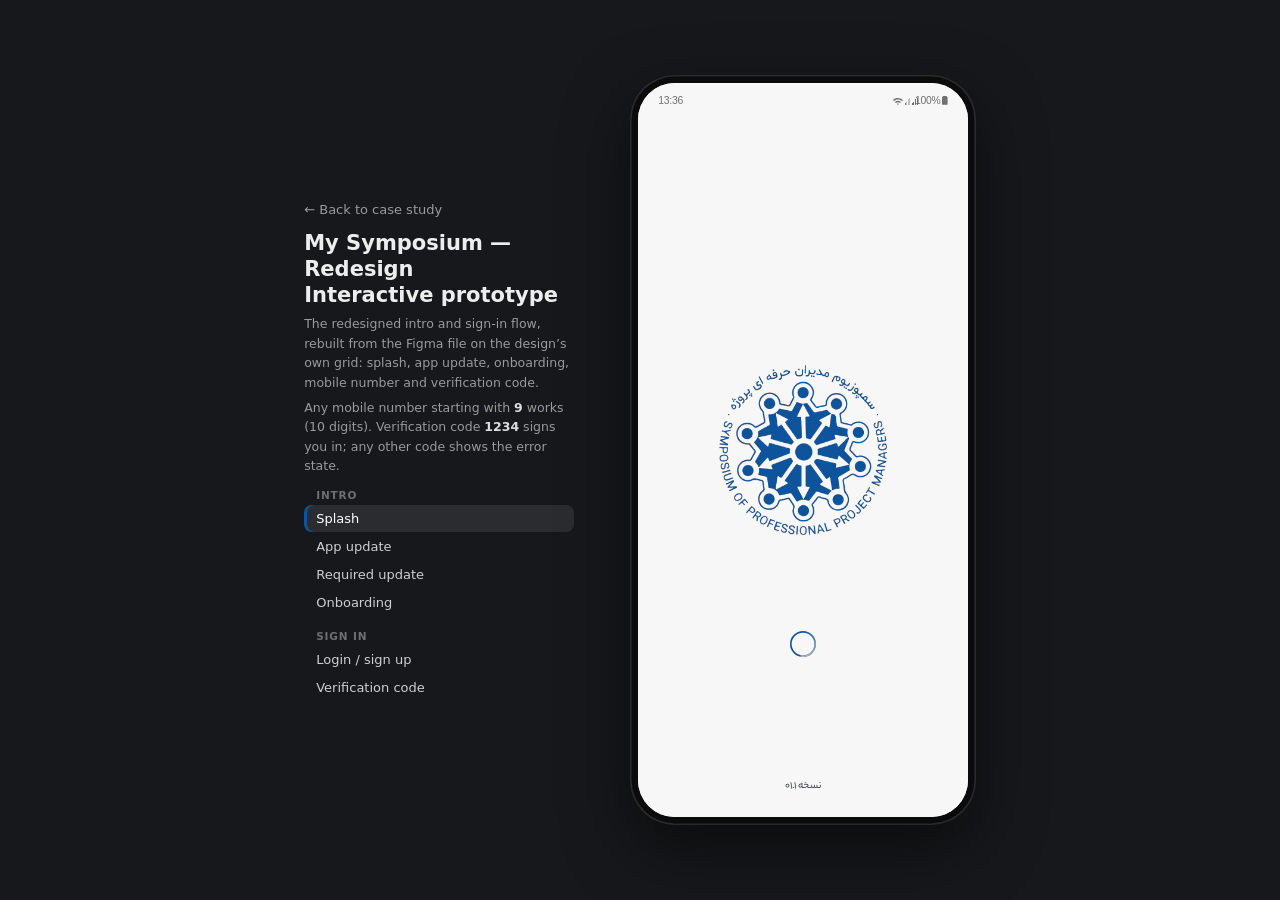
<file: apps/education/index.html>
<!doctype html>
<html lang="fa" dir="rtl">
<head>
<meta charset="utf-8">
<meta name="viewport" content="width=device-width, initial-scale=1, viewport-fit=cover">
<title>My Symposium — Prototype</title>
<link rel="icon" href="../../images/avatar.png">
<style>
/* the design file's own typeface (FaNum: digits always render Persian) */
@font-face{font-family:Bakh;src:url(../../Font/YekanBakhFaNum-Regular.ttf) format("truetype");font-weight:400;font-display:swap}
@font-face{font-family:Bakh;src:url(../../Font/YekanBakhFaNum-SemiBold.ttf) format("truetype");font-weight:600;font-display:swap}
@font-face{font-family:Bakh;src:url(../../Font/YekanBakhFaNum-Bold.ttf) format("truetype");font-weight:700;font-display:swap}
/* Every screen is laid out on the Figma frame grid (412 × 917); positions come straight from the design file. */
:root{--p:#0E549C;--bg:#F7F7F7;--g3:#D0D5DD;--g5:#667085;--g6:#475467;--g7:#344054;--g8:#1D2939;--err:#D92D20;--ok:#027A48;--ease:cubic-bezier(.22,1,.36,1)}
*{box-sizing:border-box;margin:0;padding:0;-webkit-tap-highlight-color:transparent}
html,body{height:100%;overscroll-behavior:none}
html{overflow-x:hidden}
body{direction:ltr;background:#17181B;font-family:Bakh,Tahoma,sans-serif;color:var(--g8);display:flex;align-items:center;justify-content:center;gap:56px;padding:20px}
button,input{font:inherit;color:inherit}
button{background:none;border:0;cursor:pointer}
img{display:block}

/* desktop presentation — same shell as the other live prototypes */
.panel{direction:ltr;font-family:"Segoe UI",system-ui,sans-serif;color:#EDEDED;width:270px;max-height:calc(100vh - 40px);overflow:auto;scrollbar-width:thin;scrollbar-color:#333 transparent}
.panel a.back{color:#9a9a9a;text-decoration:none;font-size:13px}
.panel a.back:hover{color:#fff}
.panel h1{font-size:21px;font-weight:700;margin:12px 0 6px;line-height:1.25}
.panel p{font-size:12.5px;color:#9a9a9a;line-height:1.55;margin-bottom:6px}
.panel p b{color:#ddd;font-weight:600}
.panel h6{font-size:10.5px;letter-spacing:.08em;text-transform:uppercase;color:#6f6f6f;margin:14px 0 4px 12px}
.panel nav{display:flex;flex-direction:column;gap:1px}
.panel nav button{display:block;text-align:left;padding:6px 12px;border-radius:8px;color:#cfcfcf;font-size:13px;font-family:inherit}
.panel nav button:hover{background:#232428}
.panel nav button.on{background:#2A2C30;color:#fff;box-shadow:inset 3px 0 0 var(--p)}
.device{width:432px;height:937px;border-radius:56px;background:#0B0B0C;padding:10px;box-shadow:0 30px 80px rgba(0,0,0,.5),inset 0 0 0 2px #2a2a2e;flex:none}
.app{direction:rtl;position:relative;width:412px;height:917px;border-radius:46px;overflow:hidden;background:var(--bg);line-height:1.8}

/* screens */
.screen{position:absolute;inset:0;background:var(--bg);opacity:0;visibility:hidden;transition:opacity .3s var(--ease),visibility 0s .3s}
.screen.on{opacity:1;visibility:visible;transition:opacity .3s var(--ease)}
.a{position:absolute}
.ctr{left:0;right:0;text-align:center}
.h4{font-size:20px;font-weight:700;color:var(--g8)}
.body{font-size:16px;font-weight:600;color:var(--g5)}

/* page-edge tint bands (colour per state) */
.band{left:0;width:412px;pointer-events:none;transition:background .35s}
.band.t{top:0;height:206px;background:linear-gradient(rgba(var(--c),var(--a1,.05)),rgba(var(--c),0))}
.band.b{top:868px;height:49px;background:linear-gradient(rgba(var(--c),0),rgba(var(--c),var(--a2,.05)))}
.tint{--c:14,84,156}
.tint.ok{--c:3,152,85}
.tint.bad{--c:255,10,6;--a1:.04;--a2:.04}

/* status bar */
/* the phone status bar uses the system font with Latin digits, as in the design */
.sb{left:24px;top:16px;width:364px;height:12px;direction:ltr;color:#717171;font-family:Roboto,"Segoe UI",Arial,sans-serif;font-weight:400;font-size:13px;letter-spacing:-.3px;line-height:12px;z-index:5;pointer-events:none}
.sb>*{position:absolute;top:0}
.sb .bars{display:flex;align-items:flex-end;gap:1px;width:7px;height:9px;top:2px}
.sb .bars i{width:1px;background:#717171}
.sb .bars.w i:not(:first-child){background:#BEBEBE}
.sb .bat{left:356px;top:0;width:7px;height:11px}

/* buttons */
.btn{left:48px;width:316px;height:48px;border-radius:6px;background:var(--p);color:#fff;font-size:16px;font-weight:600;box-shadow:0 2px 4px rgba(0,0,0,.05);display:flex;align-items:center;justify-content:center;gap:8px;transition:background .2s,color .2s,box-shadow .2s,transform .12s}
.btn:hover{background:#0B4683}
.btn:active{transform:scale(.985)}
.btn:focus-visible{outline:2px solid var(--p);outline-offset:3px}
.btn.off,.btn.off:hover{background:var(--g3);cursor:default;transform:none}
.btn.ghost{background:var(--bg);color:var(--p);box-shadow:0 2px 4px rgba(0,0,0,.05),inset 0 0 0 1px #84A6C8}
.btn.ghost:hover{background:#EEF3F9}

/* splash */
@keyframes spin{to{transform:rotate(360deg)}}
.spin{animation:spin 1s linear infinite}

/* update */
.chk{right:48px;display:flex;align-items:center;gap:10px;height:29px}
.chk i{width:16px;height:16px;border-radius:2px;background:var(--p);display:grid;place-items:center;flex:none}

/* onboarding */
.onb-art{left:37px;top:0;width:338px;height:484px}
.onb-art img{position:absolute;inset:0;width:100%;height:100%;transition:opacity .35s var(--ease),transform .45s var(--ease)}
.onb-art img:not(.on){opacity:0;transform:translateX(-14px)}
.onb-txt{transition:opacity .25s}
.onb-txt.fade{opacity:0}
.dots{left:184px;top:694px;width:44px;height:14px;display:flex;align-items:center;justify-content:center;gap:3px;direction:ltr}
.dots button{width:7px;height:7px;border-radius:50%;background:#D8D8D8;padding:0;transition:all .25s var(--ease)}
.dots button.on{width:14px;height:14px;background:radial-gradient(circle,#1347AE 0 4px,#C9E0F7 4.5px)}

/* hero (login / otp) */
.hero{left:65px;top:63px;width:281.6px;height:281.6px}
/* the exported PNG carries the frame's flat background; fade its square edges so the page tint shows through */
.hero img{position:absolute;inset:0;width:100%;height:100%;-webkit-mask:radial-gradient(closest-side,#000 70%,transparent 100%);mask:radial-gradient(closest-side,#000 70%,transparent 100%);opacity:0;transform:scale(.96);transition:opacity .35s var(--ease),transform .45s var(--ease)}
.hero img.on{opacity:1;transform:none}

/* phone input */
.ph{left:48px;top:521px;width:316px;height:46px;direction:ltr;filter:drop-shadow(0 1px 1px rgba(16,24,40,.05))}
.ph .add{position:absolute;left:0;top:0;width:77px;height:46px;border:1px solid var(--g3);border-right:0;border-radius:8px 0 0 8px;background:var(--bg);display:flex;align-items:center;gap:4px;padding-left:14px;font-size:16px;font-weight:600;color:var(--g5)}
.ph .tx{position:absolute;left:76px;top:0;width:240px;height:46px;border:1px solid var(--g3);border-radius:0 8px 8px 0;background:var(--bg);transition:border-color .2s,box-shadow .2s}
.ph .tx:hover{border-color:#98A2B3}
.ph.focus .tx{border-color:var(--p);box-shadow:0 0 0 4px rgba(14,84,156,.1)}
.ph.err .tx{border-color:var(--err);box-shadow:0 0 0 4px rgba(225,58,53,.1)}
.ph input{width:100%;height:100%;border:0;outline:0;background:none;padding:0 11px;font-size:16px;font-weight:600;color:var(--g6);direction:ltr;text-align:left;letter-spacing:0}
.ph input::placeholder{font-size:12px;font-weight:400;color:#909090}
.perr{right:48px;top:577px;font-size:12px;color:var(--err);opacity:0;transform:translateY(-4px);transition:opacity .2s,transform .2s}
.err-on .perr{opacity:1;transform:none}
.terms{left:46px;top:583px;width:318px;height:22px;display:flex;align-items:center;gap:4px;font-size:12px;color:var(--g5);transition:top .25s var(--ease);cursor:pointer;user-select:none}
.err-on .terms{top:607px}
.terms b{font-weight:600;color:var(--p)}
.terms b:hover{text-decoration:underline}
.cb{width:18px;height:18px;flex:none;border:1px solid #ADADAD;border-radius:4px;display:grid;place-items:center;transition:background .15s,border-color .15s;margin-top:1px}
.cb svg{opacity:0;transition:opacity .15s}
.terms.on .cb{background:var(--p);border-color:var(--p)}
.terms.on .cb svg{opacity:1}
.terms.need .cb{border-color:var(--err)}
@keyframes shake{20%,60%{transform:translateX(-4px)}40%,80%{transform:translateX(4px)}}
.shake{animation:shake .32s}

/* otp */
.otp{left:54px;top:521px;width:304px;height:58px;display:flex;gap:24px;direction:ltr;cursor:text}
.otp i{width:58px;height:58px;border:1px solid var(--g3);border-radius:6px;display:grid;place-items:center;font-style:normal;font-size:24px;font-weight:600;color:var(--p);transition:border-color .2s,color .2s,box-shadow .2s}
.otp i.f{border-color:var(--p)}
.otp.focus:not(.ok):not(.bad) i.cur{border-color:var(--p);box-shadow:0 0 0 4px rgba(14,84,156,.1)}
@keyframes blink{50%{opacity:0}}
.otp.focus:not(.ok):not(.bad) i.cur:empty::after{content:"";width:1.5px;height:24px;background:var(--p);animation:blink 1s steps(1) infinite}
.otp.ok i{border-color:var(--ok);color:var(--ok)}
.otp.bad i{border-color:var(--err);color:var(--err)}
.otp input{position:absolute;inset:0;opacity:0;width:100%;height:100%;border:0;font-size:16px;caret-color:transparent}
.lnk{display:flex;align-items:center;gap:6px;font-size:12px;font-weight:600;color:var(--p);height:22px;white-space:nowrap}
button.lnk:hover span{text-decoration:underline}
.timer{right:54px;top:601px}
.timer .lbl{color:var(--g5)}
.edit{right:54px;top:637px}
.ntoast{left:48px;top:737px;width:316px;height:36px;border-radius:4px;display:flex;align-items:center;justify-content:center;font-size:14px;font-weight:600;opacity:0;transform:translateY(6px);visibility:hidden;transition:opacity .3s var(--ease),transform .3s var(--ease),visibility 0s .3s;pointer-events:none}
.ntoast.show{opacity:1;transform:none;pointer-events:auto;visibility:visible;transition:opacity .3s var(--ease),transform .3s var(--ease)}
.ntoast.ok{background:rgba(2,122,72,.06);color:var(--ok)}
.ntoast.bad{background:rgba(217,45,32,.06);color:var(--err)}
.ntoast button{position:absolute;right:8px;top:10px;width:16px;height:16px}
.ntoast button img{width:16px;height:16px}
.ntoast button[hidden]{display:none}

/* "not in this version" toast — same as the other prototypes */
.toast{position:absolute;left:50%;top:56px;z-index:40;transform:translate(-50%,-12px);background:#2E2E2E;color:#fff;font-size:12.5px;line-height:1.5;padding:11px 16px;border-radius:12px;display:flex;gap:8px;align-items:center;white-space:nowrap;opacity:0;pointer-events:none;transition:opacity .35s var(--ease),transform .45s var(--ease);box-shadow:0 10px 24px rgba(0,0,0,.25)}
.toast.show{opacity:1;transform:translate(-50%,0)}
@media(prefers-reduced-motion:reduce){.screen,.onb-art img,.hero img,.ntoast,.toast,.terms,.perr{transition:none}.spin,.shake,.otp.focus i.cur:empty::after{animation:none!important}}

/* mobile: the app fills the screen and is scaled to the phone's width */
.menu-fab,.sheet{display:none}
@media (max-width:560px){
  body{padding:0;display:block;background:var(--bg);overflow:hidden;position:fixed;inset:0;width:100%}
  .panel{display:none}
  .device{width:100%;height:100dvh;border-radius:0;padding:0;box-shadow:none;background:none;overflow:hidden}
  .app{border-radius:0}
  .menu-fab{display:grid;place-items:center;position:fixed;top:max(4px,env(safe-area-inset-top));right:50%;transform:translateX(50%);z-index:80;height:22px;padding:0 10px;border-radius:11px;background:rgba(0,0,0,.35);color:#fff;font:600 10.5px "Segoe UI",system-ui,sans-serif;direction:ltr;backdrop-filter:blur(6px)}
  .sheet{display:block;position:fixed;inset:0;z-index:90;background:rgba(0,0,0,.45);opacity:0;visibility:hidden;transition:.2s}
  .sheet.open{opacity:1;visibility:visible}
  .sheet .in{position:absolute;left:0;right:0;bottom:0;max-height:80vh;overflow:auto;background:#1E1F22;border-radius:20px 20px 0 0;padding:18px 16px max(20px,env(safe-area-inset-bottom));transform:translateY(100%);transition:transform .25s}
  .sheet.open .in{transform:none}
  .sheet .panel{display:block;width:auto;max-height:none}
}
</style>
</head>
<body>

<aside class="panel" id="panel">
  <a class="back" href="../../project.html?id=education">← Back to case study</a>
  <h1>My Symposium — Redesign<br>Interactive prototype</h1>
  <p>The redesigned intro and sign-in flow, rebuilt from the Figma file on the design’s own grid: splash, app update, onboarding, mobile number and verification code.</p>
  <p>Any mobile number starting with <b>9</b> works (10 digits). Verification code <b>1234</b> signs you in; any other code shows the error state.</p>
  <div id="screenNav"></div>
</aside>

<div class="device"><div class="app" id="app">

  <!-- ============ Splash ============ -->
  <section class="screen" id="splash" data-group="Intro" data-title="Splash">
    <img class="a" src="img/logo.png" alt="سمپوزیوم من" style="left:101.5px;top:352.5px;width:209px;height:212px;object-fit:cover">
    <img class="a spin" src="img/loading.svg" alt="" style="left:190px;top:685px;width:32px;height:32px">
    <div class="a ctr" style="top:870px;font-size:14px;line-height:20px;color:var(--g8)">نسخه 01.1</div>
  </section>

  <!-- ============ Update (optional) ============ -->
  <section class="screen tint" id="update" data-group="Intro" data-title="App update">
    <div class="a band t"></div><div class="a band b" style="--a2:.1"></div>
    <img class="a" src="img/logo.png" alt="سمپوزیوم من" style="left:125px;top:85px;width:163px;height:165px;object-fit:cover">
    <div class="a ctr h4" style="top:307px">به‌روزرسانی</div>
    <p class="a body upd-p" style="left:48px;top:384px;width:316px;text-align:right">نــسـخـه جــدیــد <b style="font-weight:700;color:var(--g6)">ســمــپــوزیـوم مــن</b> مـوجـود اســت. بــرای دسـترسی بـه عـمـلـکرد بـهتـر و قـابـلیـت‌هـای جدیدتـر به آخـرین نسـخه به‌روزرسـانی کـنیـد.</p>
    <div class="a" style="right:48px;top:495px;font-size:18px;font-weight:700;color:var(--g7)">تغییرات نسخه جدید :</div>
    <div class="a chk body" style="top:539px"><i><img src="img/ic-check-small.svg" alt="" width="8" height="8"></i>افزودن رویداد‌های بیشتر</div>
    <div class="a chk body" style="top:578px"><i><img src="img/ic-check-small.svg" alt="" width="8" height="8"></i>رابط کاربری بهینه شده</div>
    <div class="a chk body" style="top:617px"><i><img src="img/ic-check-small.svg" alt="" width="8" height="8"></i>رفع باگ‌های موجود</div>
    <button class="a btn na" style="top:737px"><img src="img/ic-download.svg" alt="" width="24" height="24">دانلود مستقیم</button>
    <button class="a btn ghost" style="top:801px" data-go="onb">بعداً به‌روزرسانی می‌کنم</button>
  </section>

  <!-- ============ Update (required) ============ -->
  <section class="screen tint" id="force" data-group="Intro" data-title="Required update">
    <div class="a band t"></div><div class="a band b" style="--a2:.1"></div>
    <img class="a" src="img/logo.png" alt="سمپوزیوم من" style="left:125px;top:85px;width:163px;height:165px;object-fit:cover">
    <div class="a ctr h4" style="top:307px">به‌روزرسانی</div>
    <p class="a body upd-p" style="left:48px;top:384px;width:316px;text-align:right">نــسـخـه جــدیــد <b style="font-weight:700;color:var(--g6)">ســمــپــوزیـوم مــن</b> مـوجـود اســت. بــرای دسـترسی بـه عـمـلـکرد بـهتـر و قـابـلیـت‌هـای جدیدتـر به آخـرین نسـخه به‌روزرسـانی کـنیـد.</p>
    <div class="a" style="right:48px;top:495px;font-size:18px;font-weight:700;color:var(--g7)">تغییرات نسخه جدید :</div>
    <div class="a chk body" style="top:539px"><i><img src="img/ic-check-small.svg" alt="" width="8" height="8"></i>افزودن رویداد‌های بیشتر</div>
    <div class="a chk body" style="top:578px"><i><img src="img/ic-check-small.svg" alt="" width="8" height="8"></i>رابط کاربری بهینه شده</div>
    <div class="a chk body" style="top:617px"><i><img src="img/ic-check-small.svg" alt="" width="8" height="8"></i>رفع باگ‌های موجود</div>
    <button class="a btn na" style="top:801px"><img src="img/ic-download.svg" alt="" width="24" height="24">دانلود مستقیم</button>
  </section>

  <!-- ============ Onboarding (4 pages, one screen) ============ -->
  <section class="screen" id="onb" data-group="Intro" data-title="Onboarding">
    <div class="a onb-art" id="onbArt">
      <img src="img/onb1-illus.png" alt="" class="on"><img src="img/onb2-illus.png" alt=""><img src="img/onb3-illus.png" alt=""><img src="img/onb4-illus.png" alt="">
    </div>
    <div class="onb-txt" id="onbTxt">
      <div class="a ctr h4" style="top:535px" id="onbT"></div>
      <p class="a body" style="left:16px;top:583px;width:380px;text-align:center" id="onbD"></p>
    </div>
    <div class="a dots" id="onbDots" aria-label="صفحه‌ها"></div>
    <button class="a btn" style="left:259px;top:807px;width:129px;height:42px" id="onbNext">بعدی</button>
  </section>

  <!-- ============ Login / sign up ============ -->
  <section class="screen tint" id="login" data-group="Sign in" data-title="Login / sign up">
    <div class="a band t"></div><div class="a band b"></div>
    <div class="a hero"><img src="img/hero-lock.png" alt="" class="on"></div>
    <div class="a ctr h4" style="top:374px">ورود یا ثبت‌نام</div>
    <div class="a ctr body" style="top:420px">لطفا شماره موبایل خود را وارد کنید.</div>
    <div class="a ph" id="ph">
      <div class="add"><img src="img/flag-ir.png" alt="" width="20" height="20">+98</div>
      <div class="tx"><input id="phIn" type="tel" inputmode="numeric" autocomplete="tel-national" placeholder="۰۰۰ ۰۰۰ ۰۰۰0" aria-label="شماره موبایل" maxlength="16"></div>
    </div>
    <div class="a perr" id="phErr" role="alert">شماره موبایل وارد شده نادرست است!</div>
    <div class="a terms" id="terms" role="checkbox" aria-checked="false" tabindex="0">
      <span class="cb"><svg width="10" height="8" viewBox="0 0 10 8"><path d="M1 4l2.6 2.6L9 1.2" fill="none" stroke="#fff" stroke-width="1.6" stroke-linecap="round" stroke-linejoin="round"/></svg></span>
      <span>با قوانین و شرایط استفاده از <b class="na">سمپوزیوم من</b> موافق هستم.</span>
    </div>
    <button class="a btn off" style="top:801px" id="phGo">تایید</button>
  </section>

  <!-- ============ Verification code ============ -->
  <section class="screen tint" id="otp" data-group="Sign in" data-title="Verification code">
    <div class="a band t"></div><div class="a band b"></div>
    <div class="a hero" id="otpHero">
      <img src="img/hero-mail.png" alt="" data-h="empty" class="on"><img src="img/hero-mail-open.png" alt="" data-h="filled"><img src="img/hero-check.png" alt="" data-h="ok"><img src="img/hero-x.png" alt="" data-h="bad">
    </div>
    <div class="a ctr h4" style="top:374px">ورود یا ثبت‌نام</div>
    <p class="a body" style="left:48px;top:420px;width:316px;text-align:center">کد تایید<br>به شماره موبایل <span id="otpNum">09226079676</span> ارسال شد.</p>
    <label class="a otp" id="otpBox"><i></i><i></i><i></i><i></i><input id="otpIn" type="tel" inputmode="numeric" autocomplete="one-time-code" maxlength="4" aria-label="کد تایید ۴ رقمی"></label>
    <div class="a timer lnk" id="timer"></div>
    <button class="a edit lnk" data-go="login"><img src="img/ic-edit.svg" alt="" width="16" height="16"><span>ویرایش شماره موبایل</span></button>
    <div class="a ntoast" id="otpToast" role="status"><span></span><button aria-label="بستن"><img alt=""></button></div>
    <button class="a btn off" style="top:801px" id="otpGo">تایید</button>
  </section>

  <div class="toast" id="toast" role="status"></div>
</div></div>

<button class="menu-fab" id="fab">Screens ▾</button>
<div class="sheet" id="sheet"><div class="in"></div></div>

<script>
const NA = "در این نسخه در دسترس نیست";
const $ = (s, r = document) => r.querySelector(s);
const $$ = (s, r = document) => [...r.querySelectorAll(s)];
const toEn = s => s.replace(/[۰-۹]/g, d => "۰۱۲۳۴۵۶۷۸۹".indexOf(d)).replace(/[٠-٩]/g, d => "٠١٢٣٤٥٦٧٨٩".indexOf(d));

/* status bar on every screen (time · wifi · two signal bars · 100% · battery) */
const SB = `<div class="a sb" aria-hidden="true"><span style="left:1px">13:36</span>
  <img src="img/sb-wifi.svg" alt="" style="left:295px;top:2px;width:12px;height:9px">
  <span class="bars w" style="left:309px"><i style="height:2px"></i><i style="height:4px"></i><i style="height:7px"></i><i style="height:9px"></i></span>
  <span class="bars" style="left:318px"><i style="height:2px"></i><i style="height:4px"></i><i style="height:7px"></i><i style="height:9px"></i></span>
  <span style="right:10px">100%</span>
  <svg class="bat" viewBox="0 0 7 11"><rect x="1" y="0" width="5" height="1.2" rx=".3" fill="#717171"/><rect x="0" y="1" width="7" height="10" rx=".8" fill="#717171"/></svg></div>`;
$$(".screen").forEach(s => s.insertAdjacentHTML("afterbegin", SB));

/* ================= toast / routing ================= */
let tId;
function toast(msg = NA) {
  const t = $("#toast");
  t.innerHTML = '<svg width="15" height="15" viewBox="0 0 16 16"><circle cx="8" cy="8" r="7" fill="none" stroke="#F5A524" stroke-width="1.4"/><path d="M8 4.5v4.5" stroke="#F5A524" stroke-width="1.6" stroke-linecap="round"/><circle cx="8" cy="11.4" r=".9" fill="#F5A524"/></svg>' + msg;
  t.classList.add("show"); clearTimeout(tId); tId = setTimeout(() => t.classList.remove("show"), 2200);
}
const screens = $$(".screen");
const ENTER = {}, LEAVE = {};
let current = null;
function go(id) {
  if (!$("#" + id)?.classList.contains("screen")) id = "splash";
  if (current && current !== id) (LEAVE[current] || (() => {}))();
  current = id;
  screens.forEach(s => s.classList.toggle("on", s.id === id));
  $$("[data-screen]").forEach(b => b.classList.toggle("on", b.dataset.screen === id));
  history.replaceState(null, "", "#" + id);
  $("#sheet").classList.remove("open");
  (ENTER[id] || (() => {}))();
}

/* presentation nav — one entry per screen; states (typing, error, success …) are reached by using the screen */
let groupNow = "";
$("#screenNav").innerHTML = screens.map(s => {
  let h = "";
  if (s.dataset.group !== groupNow) { h += `${groupNow ? "</nav>" : ""}<h6>${s.dataset.group}</h6><nav>`; groupNow = s.dataset.group; }
  return h + `<button data-screen="${s.id}">${s.dataset.title}</button>`;
}).join("") + "</nav>";
{ const c = $("#panel").cloneNode(true); c.removeAttribute("id"); c.querySelectorAll("[id]").forEach(e => e.removeAttribute("id")); $("#sheet .in").appendChild(c); } // copy for the mobile sheet, without duplicate ids

document.addEventListener("click", e => {
  const t = e.target;
  const s = t.closest("[data-screen]"); if (s) return go(s.dataset.screen);
  if (t.closest(".na")) { e.preventDefault(); e.stopPropagation(); return toast(); }
  const g = t.closest("[data-go]"); if (g) return go(g.dataset.go);
}, true);
$("#fab").onclick = () => $("#sheet").classList.add("open");
$("#sheet").onclick = e => { if (e.target.id === "sheet") $("#sheet").classList.remove("open"); };

const fit = () => {
  const app = $("#app"), dev = $(".device"), z = new URLSearchParams(location.search).get("zoom");
  if (innerWidth <= 560) { const k = innerWidth / 412; dev.style.zoom = ""; app.style.zoom = k; app.style.height = (innerHeight / k) + "px"; }
  else { app.style.zoom = ""; app.style.height = "917px"; dev.style.zoom = z || Math.min(.8, (innerHeight - 40) / 937).toFixed(3); }
};
addEventListener("resize", fit); fit();

/* ================= splash → update ================= */
let splashT;
ENTER.splash = () => { clearTimeout(splashT); splashT = setTimeout(() => current === "splash" && go("update"), 2400); };
LEAVE.splash = () => clearTimeout(splashT);

/* ================= onboarding ================= */
const ONB = [
  ["ثبت نام در رویداد", "در اپلیکیشن سمپوزیوم من می‌توانید ثبت نام خود و همکارانتان در رویداد را با چند کلیک ساده انجام دهید."],
  ["اعلام حضور در رویداد", "در روز برگزاری رویداد با QR کد درون اپلیکیشن می‌توانید حضور خود را به ثبت برسانید."],
  ["دسترسی به اطلاعات و محتوای رویداد", "می‌توانید جزئیات برنامه رویداد، اطلاعات سخنرانان، حامیان و محتوای ارائه‌ها و ورکشاپ‌ها را مشاهده و دانلود کنید."],
  ["و چندین قابلیت دیگر", "اطلاع رسانی‌ها و سایر قابلیت‌های ضروری دیگر نیز در اپلیکیشن سمپوزیوم من در اختیار شما خواهد بود."],
];
let page = 0;
// as in the design, the active dot advances left → right
$("#onbDots").innerHTML = ONB.map((_, i) => `<button aria-label="صفحه ${i + 1}" data-p="${i}"></button>`).join("");
function setPage(i, anim = true) {
  page = i;
  $$("#onbArt img").forEach((im, k) => im.classList.toggle("on", k === i));
  $$("#onbDots button").forEach((b, k) => b.classList.toggle("on", k === i));
  const put = () => { $("#onbT").textContent = ONB[i][0]; $("#onbD").textContent = ONB[i][1]; $("#onbTxt").classList.remove("fade"); };
  if (!anim) return put();
  $("#onbTxt").classList.add("fade"); setTimeout(put, 180);
}
ENTER.onb = () => setPage(0, false);
$("#onbNext").onclick = () => page < ONB.length - 1 ? setPage(page + 1) : go("login");
$("#onbDots").onclick = e => { const b = e.target.closest("[data-p]"); if (b && +b.dataset.p !== page) setPage(+b.dataset.p); };
// swipe between pages on touch screens (RTL: swiping right→left goes back, left→right goes forward)
let sx = null;
$("#onb").addEventListener("pointerdown", e => sx = e.clientX);
$("#onb").addEventListener("pointerup", e => {
  if (sx === null) return; const dx = e.clientX - sx; sx = null;
  if (Math.abs(dx) < 40) return;
  if (dx > 0 && page < ONB.length - 1) setPage(page + 1); else if (dx < 0 && page > 0) setPage(page - 1);
});

/* ================= login: mobile number ================= */
const phIn = $("#phIn"), ph = $("#ph"), login = $("#login"), terms = $("#terms"), phGo = $("#phGo");
let digits = "";
const fmt = d => [d.slice(0, 3), d.slice(3, 6), d.slice(6, 10)].filter(Boolean).join(" ");
const phValid = () => /^9\d{9}$/.test(digits);
function phState(showErr) {
  // wrong prefix shows the error right away; an incomplete number only once the field is left
  const bad = (digits && digits[0] !== "9") || (showErr && digits && !phValid());
  ph.classList.toggle("err", !!bad); login.classList.toggle("err-on", !!bad);
  phGo.classList.toggle("off", !phValid());
}
phIn.addEventListener("input", () => {
  let d = toEn(phIn.value).replace(/\D/g, "");
  if (d.startsWith("98") && d.length > 10) d = d.slice(2);
  if (d.startsWith("0")) d = d.replace(/^0+/, "");
  digits = d.slice(0, 10); phIn.value = fmt(digits);
  phState(false);
});
phIn.addEventListener("focus", () => ph.classList.add("focus"));
phIn.addEventListener("blur", () => { ph.classList.remove("focus"); phState(true); });
phIn.addEventListener("keydown", e => { if (e.key === "Enter") phGo.click(); });
const toggleTerms = () => { const on = !terms.classList.contains("on"); terms.classList.toggle("on", on); terms.classList.remove("need"); terms.setAttribute("aria-checked", on); };
terms.addEventListener("click", e => { if (!e.target.closest(".na")) toggleTerms(); });
terms.addEventListener("keydown", e => { if (e.key === " " || e.key === "Enter") { e.preventDefault(); toggleTerms(); } });
const shake = el => { el.classList.remove("shake"); void el.offsetWidth; el.classList.add("shake"); el.addEventListener("animationend", () => el.classList.remove("shake"), { once: true }); };
phGo.onclick = () => {
  if (!phValid()) { phState(true); if (digits) shake(ph); else phIn.focus(); return; }
  if (!terms.classList.contains("on")) { terms.classList.add("need"); shake(terms); return; }
  $("#otpNum").textContent = "0" + digits;
  go("otp");
};
ENTER.login = () => setTimeout(() => current === "login" && phIn.focus({ preventScroll: true }), 320);

/* ================= verification code ================= */
const CODE = "1234";
const otpIn = $("#otpIn"), otpBox = $("#otpBox"), otpGo = $("#otpGo"), otpScr = $("#otp"), otpToast = $("#otpToast");
let otpSt = "empty", left = 0, tick;
function otpState(st) {
  otpSt = st;
  const v = otpIn.value;
  $$("i", otpBox).forEach((c, k) => { c.textContent = v[k] || ""; c.classList.toggle("f", !!v[k]); c.classList.toggle("cur", k === Math.min(v.length, 3)); });
  otpBox.classList.toggle("ok", st === "ok"); otpBox.classList.toggle("bad", st === "bad");
  otpScr.classList.toggle("ok", st === "ok"); otpScr.classList.toggle("bad", st === "bad");
  const hero = st === "empty" && v.length ? "filled" : st;
  $$("#otpHero img").forEach(im => im.classList.toggle("on", im.dataset.h === hero));
  otpGo.classList.toggle("off", !(v.length === 4 && st !== "bad"));
  if (st === "ok") note("ok", "شما با موفقیت وارد شدید.");
  else if (st === "bad") note("bad", "کد وارد شده نامعتبر است!");
  else otpToast.classList.remove("show");
  drawTimer();
}
function note(kind, msg) {
  otpToast.className = "a ntoast show " + kind;
  $("span", otpToast).textContent = msg;
  $("button img", otpToast).src = `img/ic-close-${kind === "ok" ? "success" : "error"}.svg`;
}
$("button", otpToast).onclick = () => otpToast.classList.remove("show");
// countdown (A) while waiting; the resend link (B) once it runs out or after a wrong code
function drawTimer() {
  const t = $("#timer");
  if (left > 0 && otpSt !== "bad") {
    t.innerHTML = `<img src="img/ic-clock.svg" alt="" width="16" height="16"><span style="color:var(--p)">${Math.floor(left / 60)}:${String(left % 60).padStart(2, "0")}</span><span class="lbl">تا دریافت مجدد کد</span>`;
  } else {
    t.innerHTML = `<button class="lnk" id="resend"><img src="img/ic-time-past.svg" alt="" width="16" height="16"><span>دریافت مجدد کد</span></button>`;
  }
}
function runTimer() { clearInterval(tick); left = 119; drawTimer(); tick = setInterval(() => { left--; if (left <= 0) clearInterval(tick); drawTimer(); }, 1000); }
$("#timer").addEventListener("click", e => {
  if (!e.target.closest("#resend")) return;
  otpIn.value = ""; otpState("empty"); runTimer(); otpIn.focus();
});
otpIn.addEventListener("input", () => {
  otpIn.value = toEn(otpIn.value).replace(/\D/g, "").slice(0, 4);
  otpState("empty");
});
otpIn.addEventListener("focus", () => otpBox.classList.add("focus"));
otpIn.addEventListener("blur", () => otpBox.classList.remove("focus"));
otpIn.addEventListener("keydown", e => { if (e.key === "Enter") otpGo.click(); });
otpGo.onclick = () => {
  if (otpSt === "ok") return toast();   // the app after sign-in is not part of this design
  if (otpIn.value.length < 4) return otpIn.focus();
  if (otpIn.value === CODE) { otpState("ok"); otpIn.blur(); }
  else { otpState("bad"); shake(otpBox); }
};
ENTER.otp = () => { otpIn.value = ""; otpState("empty"); runTimer(); setTimeout(() => current === "otp" && otpIn.focus({ preventScroll: true }), 320); };
LEAVE.otp = () => clearInterval(tick);

go(location.hash.slice(1) || "splash");
</script>
<script src="../screen-pager.js"></script>
</body>
</html>
</file>
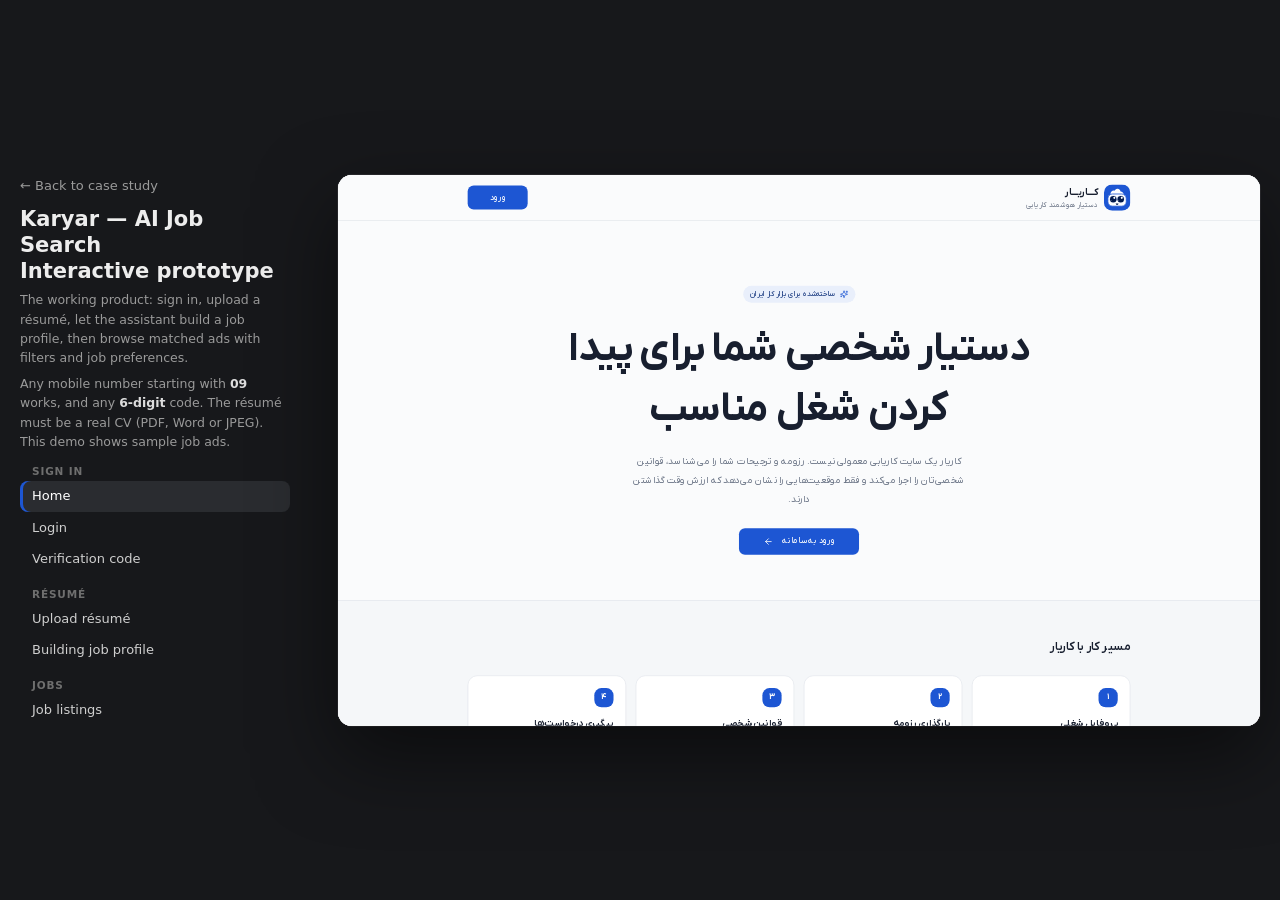
<file: apps/karyar/index.html>
<!doctype html>
<html lang="en">
<head>
<meta charset="utf-8">
<meta name="viewport" content="width=device-width, initial-scale=1">
<title>Karyar — Prototype</title>
<link rel="icon" href="../../images/avatar.png">
<style>
*{box-sizing:border-box;margin:0;padding:0;-webkit-tap-highlight-color:transparent}
html,body{height:100%;overflow:hidden}
body{background:#17181B;display:flex;align-items:center;justify-content:center;gap:48px;padding:20px}
button{font:inherit;color:inherit;background:none;border:0;cursor:pointer}

/* desktop presentation — same shell as the other live prototypes */
.panel{direction:ltr;font-family:"Segoe UI",system-ui,sans-serif;color:#EDEDED;width:270px;flex:none;max-height:calc(100vh - 40px);overflow:auto;scrollbar-width:thin;scrollbar-color:#333 transparent}
.panel a.back{color:#9a9a9a;text-decoration:none;font-size:13px}
.panel a.back:hover{color:#fff}
.panel h1{font-size:21px;font-weight:700;margin:12px 0 6px;line-height:1.25}
.panel p{font-size:12.5px;color:#9a9a9a;line-height:1.55;margin-bottom:6px}
.panel p b{color:#ddd;font-weight:600}
.panel h6{font-size:10.5px;letter-spacing:.08em;text-transform:uppercase;color:#6f6f6f;margin:14px 0 4px 12px}
.panel nav{display:flex;flex-direction:column;gap:1px}
.panel nav button{display:block;text-align:left;padding:6px 12px;border-radius:8px;color:#cfcfcf;font-size:13px;line-height:1.4}
.panel nav button:hover{background:#232428}
.panel nav button.on{background:#2A2C30;color:#fff;box-shadow:inset 3px 0 0 #1D56D3}
/* sized exactly like the admin-panel live page: a 1440×1076 frame scaled to the space beside the panel */
.device{position:relative;flex:none;border-radius:14px;overflow:hidden;background:#EEF1F6;box-shadow:0 30px 80px rgba(0,0,0,.5),0 0 0 1px #2a2a2e}
/* the site always runs at a 1440px desktop viewport and is scaled to the box, so it never switches to its mobile layout */
.device iframe{position:absolute;left:0;top:0;width:1440px;border:0;transform-origin:0 0}

/* mobile: the app fills the screen; the screen list opens from a small button */
.menu-fab,.sheet,.pan-hint{display:none}
@media (max-width:900px){
  /* phones/tablets: the desktop site keeps a readable size and pans sideways instead of shrinking to a thumbnail */
  body{padding:0;display:block;background:#EEF1F6;overflow-x:auto;overflow-y:hidden;overscroll-behavior-x:contain}
  .panel{display:none}
  .device{border-radius:0;box-shadow:none;margin-left:auto;margin-right:auto}
  .pan-hint{display:block;position:fixed;left:50%;bottom:max(16px,env(safe-area-inset-bottom));transform:translateX(-50%);z-index:80;padding:7px 14px;border-radius:16px;background:rgba(0,0,0,.6);color:#fff;font:600 12px "Segoe UI",system-ui,sans-serif;white-space:nowrap;backdrop-filter:blur(6px);pointer-events:none;transition:opacity .4s}
  .pan-hint.off{opacity:0}
  .pan-hint[hidden]{display:none}
  .menu-fab{display:grid;place-items:center;position:fixed;top:6px;left:50%;transform:translateX(-50%);z-index:80;height:24px;padding:0 12px;border-radius:12px;background:rgba(0,0,0,.45);color:#fff;font:600 11px "Segoe UI",system-ui,sans-serif;backdrop-filter:blur(6px)}
  .sheet{display:block;position:fixed;inset:0;z-index:90;background:rgba(0,0,0,.45);opacity:0;visibility:hidden;transition:.2s}
  .sheet.open{opacity:1;visibility:visible}
  .sheet .in{position:absolute;left:0;right:0;bottom:0;max-height:80vh;overflow:auto;background:#1E1F22;border-radius:20px 20px 0 0;padding:18px 16px 20px;transform:translateY(100%);transition:transform .25s}
  .sheet.open .in{transform:none}
  .sheet .panel{display:block;width:auto;max-height:none}
}
</style>
</head>
<body>

<aside class="panel" id="panel">
  <a class="back" href="../../project.html?id=job-search">← Back to case study</a>
  <h1>Karyar — AI Job Search<br>Interactive prototype</h1>
  <p>The working product: sign in, upload a résumé, let the assistant build a job profile, then browse matched ads with filters and job preferences.</p>
  <p>Any mobile number starting with <b>09</b> works, and any <b>6-digit</b> code. The résumé must be a real CV (PDF, Word or JPEG). This demo shows sample job ads.</p>
  <div id="screenNav"></div>
</aside>

<div class="pan-hint" id="panHint" hidden>Desktop site · swipe sideways ↔</div>
<div class="device"><iframe id="app" src="app.html" title="Karyar prototype"></iframe></div>

<button class="menu-fab" id="fab">Screens ▾</button>
<div class="sheet" id="sheet"><div class="in"></div></div>

<script>
// one entry per screen; in-between states (uploading, upload done) stay inside the flow
const SCREENS = [
  ["Sign in", [["Home", 0], ["Login", 1], ["Verification code", 3]]],
  ["Résumé", [["Upload résumé", 4], ["Building job profile", 8]]],
  ["Jobs", [["Job listings", 7]]],
];
const OWNER = { 0: 0, 1: 1, 2: 3, 3: 3, 4: 4, 5: 4, 6: 4, 7: 7, 8: 8 };
const $ = s => document.querySelector(s), $$ = s => [...document.querySelectorAll(s)];
$("#screenNav").innerHTML = SCREENS.map(([g, items]) => `<h6>${g}</h6><nav>${items.map(([t, i]) => `<button data-i="${i}">${t}</button>`).join("")}</nav>`).join("");
{ const c = $("#panel").cloneNode(true); c.removeAttribute("id"); c.querySelectorAll("[id]").forEach(e => e.removeAttribute("id")); $("#sheet .in").appendChild(c); } // copy for the mobile sheet, without duplicate ids
const mark = i => $$("[data-i]").forEach(b => b.classList.toggle("on", +b.dataset.i === OWNER[i]));
addEventListener("message", e => { if (e.data && typeof e.data.karyar === "number") mark(e.data.karyar); });
document.addEventListener("click", e => {
  const b = e.target.closest("[data-i]"); if (!b) return;
  $("#app").contentWindow.postMessage({ karyarGo: +b.dataset.i }, "*");
  $("#sheet").classList.remove("open");
});
// same formula as apps/admin-panel: k = min(free width / 1440, free height / 1076)
let panW = 0;
const fit = () => {
  const mob = innerWidth <= 900, d = $(".device"), f = $("#app");
  const aw = innerWidth - 40 - 270 - 48, ah = innerHeight - 140; // desktop: 70px air above and below the frame
  // desktop: same width as the admin-panel frame, height matches the screen list beside it, top to bottom
  // tablets: the whole 1440×1076 frame fits at ≥50% → show it all, centred, no panning
  // phones: a readable scale (at most 75%) that fills the screen height; wider than the screen → pan sideways
  // (Karyar's pages stretch to whatever height the window gives them)
  const whole = Math.min(innerWidth / 1440, innerHeight / 1076), tab = mob && whole >= .5;
  const k = mob ? (tab ? whole : Math.min(innerHeight / 1076, .75)) : Math.min(aw / 1440, ah / 1076, ah / 746);
  const h = tab ? 1076 * k : mob ? innerHeight : $("#panel").offsetHeight;
  d.style.width = 1440 * k + "px"; d.style.height = h + "px";
  d.style.marginTop = tab ? (innerHeight - h) / 2 + "px" : "";
  f.style.transform = `scale(${k})`; f.style.height = h / k + "px";
  const pans = mob && 1440 * k > innerWidth + 1;
  $("#panHint").hidden = !pans;
  if (pans && panW !== innerWidth) { panW = innerWidth; document.body.scrollLeft = document.body.scrollWidth; } // RTL site: start at the right edge
};
addEventListener("resize", fit); fit();
setTimeout(() => $("#panHint").classList.add("off"), 3500);
$("#fab").onclick = () => $("#sheet").classList.add("open");
$("#sheet").onclick = e => { if (e.target.id === "sheet") $("#sheet").classList.remove("open"); };
</script>
<script src="../screen-pager.js"></script>
</body>
</html>
</file>
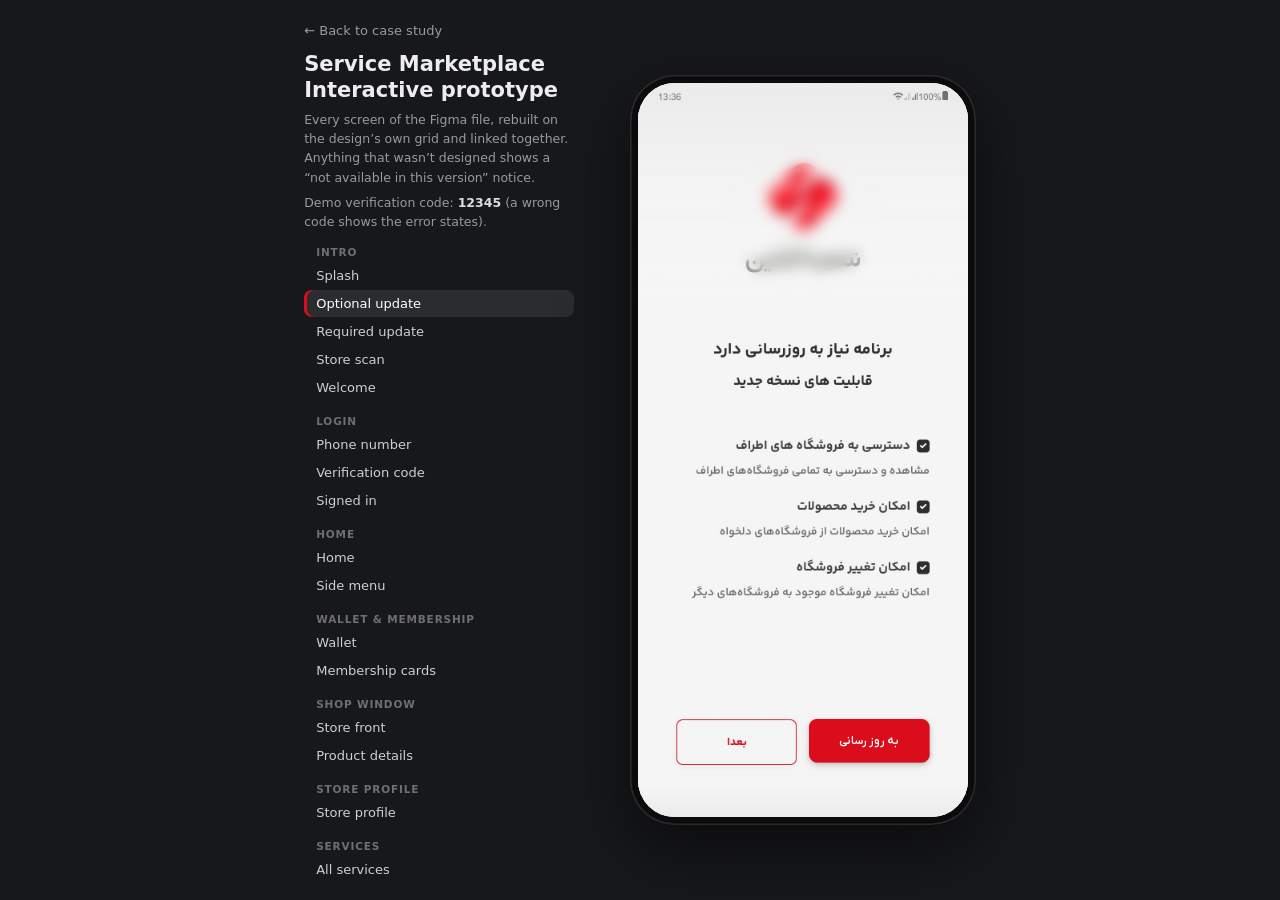
<file: apps/marketplace/index.html>
<!doctype html>
<html lang="fa" dir="rtl">
<head>
<meta charset="utf-8">
<meta name="viewport" content="width=device-width, initial-scale=1, viewport-fit=cover">
<title>Service Marketplace — Prototype</title>
<link rel="icon" href="../../images/avatar.png">
<style>
@font-face{font-family:Yekan;src:url(../../Font/IRANYekanXFaNum-Regular.ttf) format("truetype");font-weight:400;font-display:swap}
@font-face{font-family:Yekan;src:url(../../Font/IRANYekanXFaNum-Medium.ttf) format("truetype");font-weight:500;font-display:swap}
@font-face{font-family:Yekan;src:url(../../Font/IRANYekanXFaNum-DemiBold.ttf) format("truetype");font-weight:600;font-display:swap}
@font-face{font-family:Yekan;src:url(../../Font/IRANYekanXFaNum-Bold.ttf) format("truetype");font-weight:700;font-display:swap}
/* Every screen is laid out on the Figma frame grid (412px wide); positions come straight from the design file.
   The primary colour is the app's crimson (#DB0C1B) instead of the file's purple. */
:root{--p:#DB0C1B;--ink:#2E2E2E;--gray:#6B6B6B;--line:#BCBCBC;--bg:#F5F5F5;--white:#FCFCFC;--err:#D92D20;--field-hover:#777;--field-disabled:#D5D5D5;--field-ring:rgba(219,12,27,.14);--focus:#2E2E2E;--halo:0 0 0 4px rgba(46,46,46,.06),0 2px 12px rgba(46,46,46,.08);--ease:cubic-bezier(.22,1,.36,1);--ease-io:cubic-bezier(.65,0,.35,1);--halo-err:0 0 0 4px rgba(217,45,32,.09),0 2px 14px rgba(217,45,32,.12)}
*{box-sizing:border-box;margin:0;padding:0;-webkit-tap-highlight-color:transparent}
html,body{height:100%;overscroll-behavior:none}
html{overflow-x:hidden}
body{direction:ltr;background:#17181B;font-family:Yekan,Tahoma,sans-serif;color:var(--ink);display:flex;align-items:center;justify-content:center;gap:56px;padding:20px}
button,input,select{font:inherit;color:inherit}
button{background:none;border:0;cursor:pointer}
img{display:block}

/* desktop presentation */
.panel{direction:ltr;font-family:"Segoe UI",system-ui,sans-serif;color:#EDEDED;width:270px;max-height:calc(100vh - 40px);overflow:auto;scrollbar-width:thin;scrollbar-color:#333 transparent}
.panel a.back{color:#9a9a9a;text-decoration:none;font-size:13px}
.panel a.back:hover{color:#fff}
.panel h1{font-size:21px;font-weight:700;margin:12px 0 6px;line-height:1.25}
.panel p{font-size:12.5px;color:#9a9a9a;line-height:1.55;margin-bottom:6px}
.panel p b{color:#ddd;font-weight:600}
.panel h6{font-size:10.5px;letter-spacing:.08em;text-transform:uppercase;color:#6f6f6f;margin:14px 0 4px 12px}
.panel nav{display:flex;flex-direction:column;gap:1px}
.panel nav button{display:block;text-align:left;padding:6px 12px;border-radius:8px;color:#cfcfcf;font-size:13px;font-family:inherit}
.panel nav button:hover{background:#232428}
.panel nav button.on{background:#2A2C30;color:#fff;box-shadow:inset 3px 0 0 var(--p)}
.device{width:432px;height:937px;border-radius:56px;background:#0B0B0C;padding:10px;box-shadow:0 30px 80px rgba(0,0,0,.5),inset 0 0 0 2px #2a2a2e;flex:none}
.app{direction:rtl;position:relative;width:412px;height:917px;border-radius:46px;overflow:hidden;background:var(--bg)}

/* screens */
.screen{position:absolute;inset:0;display:none;background:var(--bg)}
.screen.on{display:block;animation:fade .42s var(--ease)}
@keyframes fade{from{opacity:0;transform:translateY(6px)}to{opacity:1;transform:none}}
.grad{background:linear-gradient(180deg,#EFEFEF 0,#FAFAFA 287px,#FAFAFA calc(100% - 68px),#EDEDED 100%)}
.ztop{position:absolute;top:0;left:0;right:0;z-index:3}
.zbg{position:absolute;inset:0;z-index:0}
.bgw{background:#FAFAFA}
.zbg>*{position:absolute}
.zbot{position:absolute;bottom:0;left:0;right:0;z-index:3}
.scroll{position:absolute;left:0;right:0;overflow-y:auto;overflow-x:hidden;scrollbar-width:none;z-index:1}
.scroll::-webkit-scrollbar{display:none}
.cv{position:relative;width:412px}
#thread>*,#stBody>*,#nList>*,.ztop>*,.zbot>*,.zbg>*,.cv>*,.sh>*,.pp>*,.sd>*{position:absolute}
.t{white-space:nowrap;margin:0}
.im{max-width:none;pointer-events:none;user-select:none;-webkit-user-drag:none}
.hs{border-radius:10px;cursor:pointer;z-index:2}
.hs:active{background:rgba(0,0,0,.05)}
.bx{z-index:1}

/* components */
.btn{display:grid;place-items:center;border-radius:10px;background:var(--p);color:#fff;font-size:14px;font-weight:600;box-shadow:0 4px 12px rgba(0,0,0,.1);cursor:pointer;transition:transform .2s var(--ease),background-color .25s var(--ease),color .25s var(--ease);z-index:2}
.btn:active{transform:scale(.98)}
.btn.off{background:#E5E5E5;color:#A6A6A6;cursor:default;transform:none}
.btn.ghost{background:#fff;color:var(--p);border:1px solid var(--p);box-shadow:none}
.btn.baked{opacity:0;box-shadow:none}
/* text-field states — one system for .fld / .sbox / .sel / .msgin
   enabled → hover → focused (typing) → filled · error · disabled · read-only.
   The background never changes on hover/focus, so floating labels sitting on the border stay seamless;
   focus = crimson border + a soft, low-opacity halo around the field. */
.fld,.sbox,.sel{border:1px solid var(--line);transition:border-color .25s var(--ease),box-shadow .3s var(--ease),background-color .25s var(--ease)}
.fld{border-radius:8px;background:transparent;display:flex;align-items:center;padding:0 12px;gap:8px}
.fld input{flex:1;min-width:0;height:100%;border:0;outline:0;background:none;font-size:14px;font-weight:500;color:var(--ink);caret-color:var(--focus)}
.fld input::placeholder,.sbox input::placeholder,.msgin::placeholder{color:#9E9E9E;font-weight:400;opacity:1;transition:color .15s ease}
/* hover */
.fld:not(.err):not(.ro):not(.is-disabled):not(:has(input:disabled)):not(:focus-within):hover,
.sbox:not(.err):not(.is-disabled):not(:has(input:disabled)):not(:focus-within):hover,
.sel:not(.err):not(.is-disabled):not(:has(select:disabled)):not(:focus-within):hover{border-color:var(--field-hover)}
/* focused / typing (tappable picker fields count as focused while their sheet is open) */
.fld:focus-within:not(.err),.fld.is-active:not(.err),.sbox:focus-within,.sel:focus-within:not(.err),.sel.open:not(.err){border-color:var(--focus);box-shadow:var(--halo)}
.fld:focus-within input::placeholder,.sbox:focus-within input::placeholder{color:#BDBDBD}
.fld:focus-within+.lgd,.fld.is-active+.lgd{color:var(--ink)!important}
.fld[role=button]:focus-visible{outline:0;border-color:var(--focus);box-shadow:var(--halo)}
/* error */
.fld.err,.sel.err{border-color:var(--err);background-color:#FFF6F6}
.fld.err:focus-within,.sel.err:focus-within{box-shadow:var(--halo-err)}
.fld.err+.lgd{color:var(--err)!important}
.fld.err input{caret-color:var(--err)}
.fld.err.shake,.sel.err.shake{animation:shake .32s ease}
@keyframes shake{20%,60%{transform:translateX(-4px)}40%,80%{transform:translateX(4px)}}
/* disabled */
.fld:has(input:disabled),.fld.is-disabled,.sbox:has(input:disabled),.sbox.is-disabled,.sel:has(select:disabled),.sel.is-disabled{border-color:#E0E0E0;background:#EFEFEF;box-shadow:none;cursor:not-allowed}
.fld:has(input:disabled) input,.fld.is-disabled,.sbox:has(input:disabled) input,.sel:has(select:disabled) select{color:#A6A6A6;cursor:not-allowed}
.fld:has(input:disabled)+.lgd,.fld.is-disabled+.lgd{color:#A6A6A6!important}
/* read-only (shown, not editable): no hover/focus feedback */
.fld.ro{cursor:default}
.lgd{font-size:12px;line-height:22px;color:var(--gray);padding:0 4px;background:#FAFAFA;z-index:2;pointer-events:none;transition:color .15s ease}
.sel{border-radius:8px;background:var(--white)}
/* custom dropdown: the native <select> stays in the DOM (value, change events, validation) but is hidden;
   a button shows the value and a floating listbox menu picks it */
.sel select{position:absolute;inset:0;width:100%;height:100%;opacity:0;pointer-events:none}
.sel.open{z-index:30}
.sel-btn{width:100%;height:100%;display:flex;align-items:center;padding:0 12px 0 40px;font-size:12px;font-weight:500;color:var(--ink);text-align:right;cursor:pointer;border-radius:inherit;outline:0}
.sel-btn.ph{color:#9E9E9E;font-weight:400}
.sel-btn:disabled{cursor:not-allowed;color:#A6A6A6}
.sel img{position:absolute;left:10px;top:50%;margin-top:-9px;width:18px;height:18px;pointer-events:none;transition:transform .35s var(--ease)}
.sel.open img{transform:rotate(180deg)}
.sel:has(select:disabled) img{opacity:.4}
.sel-menu{position:absolute;left:-1px;right:-1px;top:calc(100% + 6px);background:#fff;border-radius:12px;padding:6px;max-height:212px;overflow-y:auto;scrollbar-width:thin;box-shadow:0 14px 34px rgba(46,46,46,.16),0 0 0 1px rgba(46,46,46,.06);opacity:0;visibility:hidden;transform:translateY(-6px) scale(.98);transform-origin:50% 0;transition:opacity .18s ease,transform .25s var(--ease),visibility 0s linear .25s}
.sel.up .sel-menu{top:auto;bottom:calc(100% + 6px);transform:translateY(6px) scale(.98);transform-origin:50% 100%}
.sel.open .sel-menu{opacity:1;visibility:visible;transform:none;transition:opacity .22s var(--ease),transform .32s var(--ease)}
.sel-menu button{display:flex;align-items:center;justify-content:space-between;gap:8px;width:100%;height:40px;padding:0 12px;border-radius:8px;font-size:13px;color:var(--ink);text-align:right;transition:background-color .12s ease,color .12s ease}
.sel-menu button+button{margin-top:2px}
.sel-menu button:hover,.sel-menu button:focus-visible{background:#F6F6F6;outline:0}
.sel-menu button[aria-selected=true]{background:#FDECEE;color:var(--p);font-weight:700}
.sel-menu svg{flex:none;width:16px;height:16px;opacity:0;transform:scale(.6);transition:opacity .15s ease,transform .15s ease}
.sel-menu button[aria-selected=true] svg{opacity:1;transform:none}
.spin{animation:rot .9s linear infinite}
@keyframes rot{to{transform:rotate(360deg)}}
.blurx{backdrop-filter:blur(9px);-webkit-backdrop-filter:blur(9px);-webkit-mask-image:radial-gradient(closest-side,#000 70%,transparent);mask-image:radial-gradient(closest-side,#000 70%,transparent);z-index:2;pointer-events:none}
.scan-corners,.scan-code-art{z-index:2;pointer-events:none}
/* the QR drawn in the background image is ~2px larger than the vector one, so this plate fully covers it (no stray outline) */
.scan-code-art{display:grid;place-items:center;padding:7px;background:#F5F5F5}
.scan-code-art img{display:block;width:100%;height:100%;object-fit:contain}

/* otp — same state system as the text fields, per cell:
   empty → hover → active cell (2px crimson + blinking caret) → filled · error · locked/disabled */
.otp{display:flex;gap:12px;direction:ltr}
/* each cell is its own box: hover/focus belong to the single square, not the whole row */
.otp i{position:relative;width:54px;height:54px;border:1px solid var(--line);border-radius:8px;background:transparent;display:grid;place-items:center;font-style:normal;font-size:24px;font-weight:700;color:var(--ink);cursor:text;transition:border-color .25s var(--ease),background-color .25s var(--ease),box-shadow .3s var(--ease),color .25s var(--ease)}
.otp i.filled{border-color:#8C8C8C}
.otp:not(.lock):not(.e) i:not(.cur):hover{border-color:var(--field-hover)}
.otp i.cur{border-color:var(--focus);box-shadow:var(--halo)}
.otp i.cur:empty::after{content:"";width:2px;height:24px;border-radius:1px;background:var(--focus);animation:caret 1s steps(1) infinite}
@keyframes caret{50%{opacity:0}}
.otp input{position:absolute;inset:0;opacity:0;font-size:16px;pointer-events:none}
.otp.e i{border-color:var(--err);background:#FFF6F6;color:var(--err);box-shadow:none}
.otp.e i.cur{box-shadow:var(--halo-err)}
.otp.lock i{cursor:not-allowed}
.otp.e i.cur:empty::after{background:var(--err)}
.otp.e.shake{animation:shake .32s ease}
.otp.lock{cursor:not-allowed}
.otp.lock i{border-color:#E0E0E0;background:#EFEFEF;color:#A6A6A6;box-shadow:none}
.otp.lock i::after{display:none}
.otp.lock input{pointer-events:none}

/* overlays */
.ov{position:absolute;inset:0;z-index:20;visibility:hidden;transition:visibility 0s linear .45s}
.ov.on{visibility:visible;transition:none}
.ov .scrim{position:absolute;inset:0;background:rgba(0,0,0,.6);opacity:0;transition:opacity .4s var(--ease)}
.ov.on .scrim{opacity:1}
.sh{position:absolute;left:0;right:0;bottom:0;width:412px;background:var(--white);border-radius:24px 24px 0 0;transform:translateY(100%);transition:transform .45s cubic-bezier(.32,.72,0,1)}
.ov.on .sh{transform:none}
.pp{position:absolute;top:50%;opacity:0;transform:scale(.94) translateY(8px);transition:opacity .3s var(--ease),transform .4s var(--ease);border-radius:24px}
.ov.on .pp{opacity:1;transform:none}
.sd{position:absolute;top:0;bottom:0;right:0;width:277px;background:#fff;transform:translateX(100%);transition:transform .45s cubic-bezier(.32,.72,0,1)}
.ov.on .sd{transform:none}
.toast{position:absolute;left:50%;bottom:110px;z-index:40;transform:translate(-50%,16px);background:#2E2E2E;color:#fff;font-size:12.5px;padding:11px 16px;border-radius:12px;display:flex;gap:8px;align-items:center;white-space:nowrap;opacity:0;pointer-events:none;transition:opacity .35s var(--ease),transform .45s var(--ease);box-shadow:0 10px 24px rgba(0,0,0,.25)}
.toast.show{opacity:1;transform:translate(-50%,0)}

/* home */
.tier{display:flex;overflow-x:auto;scroll-snap-type:x mandatory;scrollbar-width:none;z-index:2}
.tier::-webkit-scrollbar{display:none}
.tier button{flex:none;width:364px;height:74px;scroll-snap-align:center}
.tier img{width:364px;height:74px}
.tile{background:var(--white);border-radius:16px;display:grid;place-items:center;cursor:pointer;z-index:2;transition:box-shadow .35s var(--ease),transform .35s var(--ease)}
.tile:active{transform:scale(.97)}
.tile svg{width:60%;height:60%;transition:transform .45s var(--ease)}
.tile:hover{box-shadow:0 8px 20px rgba(219,12,27,.10)}
.tile:hover svg{transform:translateY(-3px)}
.rail{background:#EF737C;border-radius:0 16px 16px 0;z-index:2}
.rail .list{position:absolute;top:39px;left:0;right:15px;height:209px;display:flex;gap:6px;overflow-x:auto;scrollbar-width:none;scroll-snap-type:x mandatory}
.rail .list::-webkit-scrollbar{display:none}
.rail .list button{flex:none;width:143px;height:209px;scroll-snap-align:start}
.rail .list img{width:143px;height:209px}
.rail .all{position:absolute;left:4px;top:6px;width:50px;height:30px;z-index:2}

/* shop */
.sbox{background:var(--white);border-radius:10px;display:flex;align-items:center;gap:8px;padding:0 10px 0 9px;z-index:2}
.sbox input{flex:1;min-width:0;border:0;outline:0;background:none;font-size:12px;height:100%}
.sbox img{width:21px;height:21px;order:2}
.dd{border:1px solid var(--line);border-radius:8px;background:var(--white);display:flex;align-items:center;justify-content:center;gap:8px;font-size:12px;cursor:pointer;z-index:2}
.dd img{width:16px;height:16px;order:2}
.dd.act{border-color:var(--p);color:var(--p)}
.prodlist{left:0;width:412px;z-index:2}
.prow{position:absolute;left:0;width:412px;height:152px;cursor:pointer}
.prow>*{position:absolute}
.prow .ph{left:268px;top:8px;width:120px;height:120px;border:1px solid #DADADA;border-radius:12px;background:var(--white);overflow:hidden}
.prow .ph img{position:absolute;left:7px;top:7px;width:103px;height:103px}
.prow .ln{left:24px;top:144px;width:364px;height:1px;background:#E0E0E0}
.empty{position:absolute;left:0;right:0;top:40px;text-align:center;color:#888;font-size:13px}
.cat{width:90px;cursor:pointer}
.cat .c{width:90px;height:90px;border-radius:50%;overflow:hidden;position:relative}
.cat .c img{width:90px;height:90px}
.cat .c::after{content:"";position:absolute;inset:0;border-radius:50%;border:3px solid var(--p);opacity:0;transition:opacity .3s var(--ease)}
.cat.on .c::after{opacity:1}
.cat .c img.clip{clip-path:circle(41px at 45px 45px)}
.cat p{text-align:center;font-size:12px;line-height:22px;margin-top:8px;color:var(--gray)}
.cat.on p{color:var(--p);font-weight:700}
.acc{left:0;width:412px}
.acc>*{display:block;position:relative}
.acc .h{margin:0 24px;cursor:pointer}
/* membership cards carousel */
#cardBg img{position:absolute;left:0;top:0;width:412px;height:917px;opacity:0;transition:opacity .7s var(--ease)}
#cardBg img.on{opacity:1}
.cband{overflow:hidden;z-index:1;touch-action:pan-y;cursor:grab;user-select:none}
.cband:active{cursor:grabbing}
.cband>svg{position:absolute;left:0;top:0}
.ctrack{position:absolute;left:0;top:0;width:412px;height:100%;transition:transform .7s var(--ease);will-change:transform}
.ctrack.drag{transition:none}
.cslide{position:absolute;top:6px;width:334px;height:245px;border-radius:28px;background-size:412px 917px;background-position:-39px -106px;transition:transform .7s var(--ease),box-shadow .7s var(--ease)}
.cslide.on{box-shadow:0 12px 16px -10px rgba(0,0,0,.28)}
.cslide:not(.on){transform:scale(.755)}
.carr{display:grid;place-items:center;border-radius:50%;background:rgba(255,255,255,.22);-webkit-backdrop-filter:blur(10px) saturate(1.4);backdrop-filter:blur(10px) saturate(1.4);box-shadow:inset 0 0 0 1px rgba(255,255,255,.45),0 4px 12px rgba(0,0,0,.18);cursor:pointer;z-index:3;transition:opacity .35s var(--ease),transform .3s var(--ease),background-color .3s var(--ease),visibility 0s}
.carr:hover{background:rgba(255,255,255,.38);transform:scale(1.08)}
.carr:active{transform:scale(.94)}
.carr:focus-visible{outline:2px solid #fff;outline-offset:2px}
.carr.off{opacity:0;visibility:hidden;transition:opacity .35s var(--ease),visibility 0s linear .35s}
.carr svg{width:14px;height:14px}
.acc .b{overflow:hidden;transition:height .4s var(--ease-io)}
.acc .b.closed{height:0!important}

/* lists */
.lst{background:var(--white);border-radius:12px;overflow:hidden;z-index:2}
.lrow{position:absolute;left:0;width:364px;cursor:pointer}
.lrow>*{position:absolute}
.lrow .sep{left:0;right:0;bottom:0;height:1px;background:#EEE}
.seg{border-radius:8px;border:1px solid var(--line);background:var(--bg);display:grid;place-items:center;font-size:12px;cursor:pointer;z-index:2}
.seg.on{background:var(--p);border-color:var(--p);color:#fff;font-weight:700;box-shadow:0 4px 10px rgba(219,12,27,.2)}
.nrow{position:absolute;left:24px;cursor:pointer}
.nrow img{width:364px;height:69px}

/* chat */
.chatscroll{background:#F2F2F2 url(img/chat-bg.jpg) center top/412px auto repeat-y}
.bub{max-width:263px;padding:12px 12px 8px;border-radius:16px;background:#FCE4E6;font-size:14px;line-height:25px;color:var(--ink);white-space:normal;word-wrap:break-word;z-index:2}
.bub time{display:block;text-align:left;font-size:10.5px;color:#777;margin-top:4px}
.cbar{background:#E5E5E5;z-index:3}
.cic{z-index:4;cursor:pointer;border-radius:50%;color:var(--p);transition:transform .25s var(--ease),opacity .25s var(--ease)}
.cic svg{display:block;width:24px;height:24px}
.cic:hover{transform:scale(1.1)}
.cic:active{transform:scale(.92)}
.cic:focus-visible{outline:2px solid var(--focus);outline-offset:3px}
#micSend{display:grid}
#micSend>svg{grid-area:1/1;transition:opacity .25s var(--ease),transform .35s var(--ease)}
#micSend .i-send{opacity:0;transform:scale(.5) rotate(-30deg)}
#micSend.has-text .i-mic{opacity:0;transform:scale(.5)}
#micSend.has-text .i-send{opacity:1;transform:none}
.msgin{position:absolute;top:16px;left:24px;width:364px;height:46px;border:1px solid var(--line);outline:0;border-radius:23px;background:#FCFCFC;padding:0 48px 0 100px;font-size:14px;color:var(--ink);caret-color:var(--focus);z-index:3;transition:border-color .25s var(--ease),box-shadow .3s var(--ease)}
.msgin:hover:not(:disabled):not(:focus){border-color:var(--field-hover)}
.msgin:focus{border-color:var(--focus);box-shadow:var(--halo)}
.msgin:focus::placeholder{color:#BDBDBD}
.msgin:disabled{border-color:#E0E0E0;background:#EFEFEF;color:#A6A6A6;cursor:not-allowed}
.sbox input{caret-color:var(--focus)}
@media(prefers-reduced-motion:reduce){.fld,.sbox,.sel,.lgd,.fld input::placeholder,.sbox input::placeholder,.msgin,.otp i{transition:none}.shake,.otp i.cur:empty::after{animation:none!important}}

/* wheel + profile */
.wheel{display:flex;height:135px;z-index:2}
.wheel .col{flex:1;height:135px;overflow-y:auto;scroll-snap-type:y mandatory;scrollbar-width:none;padding:45px 0;text-align:center}
.wheel .col::-webkit-scrollbar{display:none}
.wheel .col div{height:45px;line-height:45px;scroll-snap-align:center;font-size:16px;color:#A3A3A3}
.wheel .col div.on{color:var(--ink);font-weight:700}
.wl{height:1px;background:#F6B9BF;z-index:1}

/* mobile: the app fills the screen and is scaled to the phone's width */
.menu-fab,.sheet{display:none}
@media (max-width:560px){
  body{padding:0;display:block;background:var(--bg);overflow:hidden;position:fixed;inset:0;width:100%}
  .panel{display:none}
  .device{width:100%;height:100dvh;border-radius:0;padding:0;box-shadow:none;background:none;overflow:hidden}
  .app{border-radius:0}
  .menu-fab{display:grid;place-items:center;position:fixed;top:max(4px,env(safe-area-inset-top));right:50%;transform:translateX(50%);z-index:80;height:22px;padding:0 10px;border-radius:11px;background:rgba(0,0,0,.35);color:#fff;font:600 10.5px "Segoe UI",system-ui,sans-serif;direction:ltr;backdrop-filter:blur(6px)}
  .sheet{display:block;position:fixed;inset:0;z-index:90;background:rgba(0,0,0,.45);opacity:0;visibility:hidden;transition:.2s}
  .sheet.open{opacity:1;visibility:visible}
  .sheet .in{position:absolute;left:0;right:0;bottom:0;max-height:80vh;overflow:auto;background:#1E1F22;border-radius:20px 20px 0 0;padding:18px 16px max(20px,env(safe-area-inset-bottom));transform:translateY(100%);transition:transform .25s}
  .sheet.open .in{transform:none}
  .sheet .panel{display:block;width:auto;max-height:none}
}
</style>
</head>
<body>

<aside class="panel" id="panel">
  <a class="back" href="../../project.html?id=marketplace">← Back to case study</a>
  <h1>Service Marketplace<br>Interactive prototype</h1>
  <p>Every screen of the Figma file, rebuilt on the design’s own grid and linked together. Anything that wasn’t designed shows a “not available in this version” notice.</p>
  <p>Demo verification code: <b>12345</b> (a wrong code shows the error states).</p>
  <div id="screenNav"></div>
</aside>

<div class="device"><div class="app" id="app"></div></div>

<button class="menu-fab" id="fab">Screens ▾</button>
<div class="sheet" id="sheet"><div class="in"></div></div>

<script>
/* ================= building blocks ================= */
const NA = "در این نسخه در دسترس نیست";
const $ = (s, r = document) => r.querySelector(s);
const $$ = (s, r = document) => [...r.querySelectorAll(s)];
const fa = s => String(s).replace(/\d/g, d => "۰۱۲۳۴۵۶۷۸۹"[d]);
const toEn = s => s.replace(/[۰-۹]/g, d => "۰۱۲۳۴۵۶۷۸۹".indexOf(d)).replace(/[٠-٩]/g, d => "٠١٢٣٤٥٦٧٨٩".indexOf(d));
const JPG = new Set("splash home-body wallet card-1 card-2 card-3 card-4 shop-top shop-mini prod-top st-about order-top chat-bg aboutapp upd-body force-body welcome-body".split(" "));
const GIF = new Set(["welcome-animation"]);
const src = n => `img/${n}.${GIF.has(n) ? "gif" : JPG.has(n) ? "jpg" : "png"}`;
// items use Figma frame coordinates: I = image crop, T = text, B = box, A = hotspot
const I = (n, x, y, w, h, o = {}) => ({ k: "i", n, x, y, w, h, o });
const T = (t, x, y, w, h, o = {}) => ({ k: "t", t, x, y, w, h, o });
const B = (x, y, w, h, o = {}) => ({ k: "b", x, y, w, h, o });
const A = (x, y, w, h, a, o = {}) => ({ k: "a", x, y, w, h, a, o });
const BTN = (x, y, w, h, label, a = "", o = {}) => B(x, y, w, h, { cls: "btn " + (o.cls || ""), html: label, a: a + ' role="button" tabindex="0"', id: o.id });
const NAh = (x, y, w, h) => A(x, y, w, h, "", { cls: "na" });
const TABS = [["home", 330, 82], ["shop", 247, 83], ["services", 165, 82], ["chats", 82, 83], ["account", 0, 82]];
const TABBAR = (img, y, act) => [I(img, 0, y, 412, 86), ...TABS.filter(t => t[0] !== act).map(([id, x, w]) => A(x, y, w, 86, `data-go="${id}" data-reset`))];

// 24px line icons in the file's vuesax style (1.5 stroke, ink)
const SV = (body, extra = "") => `<svg viewBox="0 0 24 24" fill="none" stroke="#2E2E2E" stroke-width="1.5" stroke-linecap="round" stroke-linejoin="round"${extra}>${body}</svg>`;
const ICON = {
  back: SV('<path d="M9.57 5.93L3.5 12l6.07 6.07M20.5 12H3.67"/>', ' width="24" height="24"'),
  attach: SV('<circle cx="12" cy="12" r="10"/><path d="M12.2 11.8l-1.4 1.4a2 2 0 0 0 2.8 2.8l2.2-2.2a4 4 0 0 0-5.6-5.6l-2.4 2.4a3.4 3.4 0 0 0 4.8 4.8"/>'),
  emoji: SV('<circle cx="12" cy="12" r="10"/><path d="M8.2 14a4.6 4.6 0 0 0 7.6 0"/>'),
  mic: SV('<rect x="9" y="2.5" width="6" height="11.5" rx="3" fill="#2E2E2E"/><path d="M5.5 10.5a6.5 6.5 0 0 0 13 0M12 17v4"/>', ' class="i-mic"'),
  send: `<svg class="i-send" viewBox="0 0 24 24"><path d="M19.5 4.6L4.2 11.2c-.7.3-.7 1.3 0 1.6l15.3 6.6c.7.3 1.4-.4 1.1-1.1L18.4 13 12 12l6.4-1 2.2-5.3c.3-.7-.4-1.4-1.1-1.1z" fill="currentColor"/></svg>`,
};

const SCAN_CORNERS = `<svg width="320" height="320" viewBox="0 0 320 320" aria-hidden="true">
  <g fill="#F5F5F5"><rect width="34" height="34"/><rect x="286" width="34" height="34"/><rect y="286" width="34" height="34"/><rect x="286" y="286" width="34" height="34"/></g>
  <g fill="none" stroke="#303030" stroke-width="2" stroke-linecap="round" stroke-linejoin="round">
    <path d="M30 4H12a8 8 0 0 0-8 8v18M290 4h18a8 8 0 0 1 8 8v18M4 290v18a8 8 0 0 0 8 8h18M316 290v18a8 8 0 0 1-8 8h-18"/>
  </g>
</svg>`;

function el(it, dx, dy, cw) {
  const o = it.o, x = it.x - dx, y = it.y - dy;
  const id = o.id ? ` id="${o.id}"` : "", a = o.a ? " " + o.a : "", cls = o.cls ? " " + o.cls : "";
  let pos = `top:${y}px;`;
  if (it.k === "t") {
    const s = o.s || Math.round(it.h / 1.8 * 2) / 2;
    const al = o.al || (Math.abs(it.x + it.w / 2 - (dx + cw / 2)) < 4 ? "c" : "r");
    const st = `font-size:${s}px;line-height:${o.lh || it.h}px;font-weight:${(o.w || 4) * 100};color:${o.c || "var(--ink)"};`;
    if (o.ml) pos += `left:${x}px;width:${it.w}px;text-align:${al === "c" ? "center" : al === "l" ? "left" : "right"};white-space:normal;`;
    else if (al === "c") pos += `left:${x + it.w / 2}px;transform:translateX(-50%);`;
    else if (al === "l") pos += `left:${x}px;`;
    else pos += `right:${cw - x - it.w}px;`;
    return `<p class="t${cls}"${id}${a} style="${pos}${st}${o.st || ""}">${it.t}</p>`;
  }
  pos += `left:${x}px;width:${it.w}px;height:${it.h}px;`;
  if (it.k === "i") return `<img class="im${cls}"${id}${a} src="${src(it.n)}" alt="" style="${pos}${o.st || ""}">`;
  if (it.k === "a") return `<button class="hs${cls}"${id} ${it.a} style="${pos}" aria-label="${o.l || ""}"></button>`;
  return `<div class="bx${cls}"${id}${a} style="${pos}${o.st || ""}">${o.html || ""}</div>`;
}

const SCR = [], OVS = [];
const scr = (id, m, items) => SCR.push({ id, ...m, items });
const ov = (id, kind, rect, items) => OVS.push({ id, kind, rect, items });

function renderScreen(s) {
  const H = s.H || 917, top = s.top || 0, bot = s.bot ?? H, bh = H - bot;
  const z = { t: "", m: "", b: "", g: "" };
  for (const it of s.items) {
    const zone = it.o.z || (top && it.y + it.h <= top + .5 ? "t" : bh && it.y >= bot - .5 ? "b" : "m");
    z[zone] += el(it, 0, zone === "m" ? top : zone === "b" ? bot : 0, 412);
  }
  return `<section class="screen ${s.cls || ""}" id="${s.id}" data-title="${s.title}" data-group="${s.group}">
    ${z.g ? `<div class="zbg">${z.g}</div>` : ""}
    <div class="scroll ${s.scls || ""}" style="top:${top}px;bottom:${bh}px"><div class="cv" style="height:${bot - top}px">${z.m}</div></div>
    ${top ? `<div class="ztop" style="height:${top}px">${z.t}</div>` : ""}
    ${bh ? `<div class="zbot" style="height:${bh}px">${z.b}</div>` : ""}
  </section>`;
}
function renderOv(o) {
  const [x, y, w, h] = o.rect;
  let box;
  if (o.kind === "sheet") box = `<div class="sh" style="height:${h}px">${o.items.map(i => el(i, 0, y, 412)).join("")}</div>`;
  else if (o.kind === "side") box = `<div class="sd">${o.items.map(i => el(i, x, 0, w)).join("")}</div>`;
  else box = `<div class="pp" style="left:${x}px;width:${w}px;height:${h}px;margin-top:${-h / 2}px">${o.items.map(i => el(i, x, y, w)).join("")}</div>`;
  return `<div class="ov" id="ov-${o.id}"><div class="scrim" data-close></div>${box}</div>`;
}

/* ================= service-tile vectors (requested for the home services boxes) ================= */
const VEC = [
// illustrated, but trimmed down: one hero object + soft glow + one accent each (subscriptions · repairs · accessories)
`<svg viewBox="0 0 64 64"><linearGradient id="gA" x1="0" y1="0" x2="1" y2="1"><stop offset="0" stop-color="#FF6B77"/><stop offset="1" stop-color="#C40A1A"/></linearGradient><radialGradient id="gB" cx=".5" cy=".45" r=".55"><stop offset="0" stop-color="#FFE3E6"/><stop offset="1" stop-color="#FFE3E6" stop-opacity="0"/></radialGradient><circle cx="32" cy="33" r="30" fill="url(#gB)"/><ellipse cx="32" cy="56" rx="15" ry="2.2" fill="#7a0b14" opacity=".1"/><rect x="31" y="44" width="2.6" height="7" fill="#2E2E2E"/><rect x="24" y="50" width="16" height="3" rx="1.5" fill="#2E2E2E"/><rect x="11" y="16" width="42" height="29" rx="7" fill="url(#gA)"/><rect x="11.5" y="16.5" width="41" height="28" rx="6.5" fill="none" stroke="#fff" stroke-opacity=".28"/><path d="M28.5 24.5v11.5l9.5-5.75Z" fill="#fff" stroke="#fff" stroke-width="1.4" stroke-linejoin="round"/><path d="M48 11c2 0 2.6-.6 2.6-2.6 0 2 .6 2.6 2.6 2.6-2 0-2.6.6-2.6 2.6 0-2-.6-2.6-2.6-2.6Z" fill="#FFC53D"/></svg>`,
`<svg viewBox="0 0 64 64"><defs><linearGradient id="gA" x1="0" y1="0" x2="1" y2="1"><stop offset="0" stop-color="#FF6B77"/><stop offset="1" stop-color="#C40A1A"/></linearGradient><radialGradient id="gB" cx=".5" cy=".45" r=".55"><stop offset="0" stop-color="#FFE3E6"/><stop offset="1" stop-color="#FFE3E6" stop-opacity="0"/></radialGradient><linearGradient id="gC" x1="0" y1="0" x2="0" y2="1"><stop offset="0" stop-color="#FFF5F6"/><stop offset="1" stop-color="#FFD3D8"/></linearGradient></defs><circle cx="32" cy="33" r="30" fill="url(#gB)"/><ellipse cx="32" cy="56" rx="15" ry="2.2" fill="#7a0b14" opacity=".1"/><rect x="17" y="9" width="24" height="44" rx="6.5" fill="#2E2E2E"/><rect x="19.6" y="12.6" width="18.8" height="36.8" rx="4.4" fill="url(#gC)"/><rect x="26" y="14.6" width="6" height="1.8" rx=".9" fill="#2E2E2E"/><g transform="rotate(45 42 40)"><rect x="39.4" y="36" width="5.2" height="17" rx="2.6" fill="url(#gA)"/><circle cx="42" cy="31.5" r="7" fill="url(#gA)"/><rect x="39.8" y="23.5" width="4.4" height="7" rx="1.2" fill="#FFF1F3"/></g><path d="M9 20c2 0 2.6-.6 2.6-2.6 0 2 .6 2.6 2.6 2.6-2 0-2.6.6-2.6 2.6 0-2-.6-2.6-2.6-2.6Z" fill="#FF8A95"/></svg>`,
`<svg viewBox="0 0 64 64"><linearGradient id="gA" x1="0" y1="0" x2="1" y2="1"><stop offset="0" stop-color="#FF6B77"/><stop offset="1" stop-color="#C40A1A"/></linearGradient><radialGradient id="gB" cx=".5" cy=".45" r=".55"><stop offset="0" stop-color="#FFE3E6"/><stop offset="1" stop-color="#FFE3E6" stop-opacity="0"/></radialGradient><circle cx="32" cy="33" r="30" fill="url(#gB)"/><ellipse cx="32" cy="56" rx="15" ry="2.2" fill="#7a0b14" opacity=".1"/><path d="M15 40v-7a17 17 0 0 1 34 0v7" fill="none" stroke="#2E2E2E" stroke-width="4.2" stroke-linecap="round"/><rect x="9.5" y="35" width="12" height="18" rx="5.5" fill="url(#gA)"/><rect x="42.5" y="35" width="12" height="18" rx="5.5" fill="url(#gA)"/><rect x="13" y="38.5" width="2.6" height="8" rx="1.3" fill="#fff" opacity=".5"/><rect x="46" y="38.5" width="2.6" height="8" rx="1.3" fill="#fff" opacity=".5"/><path d="M46 13c2 0 2.6-.6 2.6-2.6 0 2 .6 2.6 2.6 2.6-2 0-2.6.6-2.6 2.6 0-2-.6-2.6-2.6-2.6Z" fill="#FFC53D"/></svg>`,
];
// RTL: the first (rightmost) tile is subscriptions, then repairs, then accessories (not designed yet)
const tiles = (xs, y, size, suffix) => xs.map((x, i) => B(x, y, size, size, { cls: "tile" + (i === 2 ? " na" : ""), a: ['data-go="subs"', 'data-go="repairs"', ""][i], html: VEC[i].replace(/(id="|url\(#)(g[A-C])/g, (m, a, b) => a + b + suffix + i) }));

/* ================= INTRO ================= */
scr("splash", { title: "Splash", group: "Intro" }, [
  I("splash", 0, 0, 412, 917), B(100, 316, 212, 210, { cls: "blurx" }), I("loader", 188, 683, 36, 36, { cls: "spin" }),
]);
scr("update", { title: "Optional update", group: "Intro", cls: "grad", bot: 760 }, [
  I("upd-body", 0, 0, 412, 917, { z: "g" }), B(100, 80, 212, 190, { cls: "blurx" }),
  BTN(48, 795, 150, 54, "بعدا", 'data-go="scan"', { cls: "ghost baked" }), BTN(214, 795, 150, 54, "به روز رسانی", 'data-ov="stores"'),
]);
scr("update-force", { title: "Required update", group: "Intro", cls: "grad", bot: 760 }, [
  I("force-body", 0, 0, 412, 917, { z: "g" }), B(100, 80, 212, 190, { cls: "blurx" }),
  BTN(48, 795, 316, 54, "به روزرسانی به نسخه جدید", 'data-ov="stores"'),
]);
ov("stores", "pop", [24, 334, 364, 248], [I("pop-stores", 24, 334, 364, 248), A(44, 354, 32, 32, "data-close"), NAh(100, 426, 212, 54), NAh(100, 496, 212, 54)]);
scr("scan", { title: "Store scan", group: "Intro", cls: "grad", bot: 760 }, [
  I("scan-body", 0, 0, 412, 917, { z: "g" }),
  B(46, 266, 320, 320, { cls: "scan-corners", html: SCAN_CORNERS }),
  B(80, 300, 252, 252, { cls: "scan-code-art", html: '<img src="img/store-barcode.svg" alt="" draggable="false">' }),
  A(46, 266, 320, 320, 'id="qrHit"', { l: "اسکن" }),
  B(66, 296, 280, 2, { id: "beam", st: "background:var(--p);box-shadow:0 0 12px 2px rgba(219,12,27,.5);z-index:2;pointer-events:none" }),
  B(48, 703, 316, 46, { cls: "fld", html: '<input id="shopCode" inputmode="numeric" maxlength="8" aria-label="کد فروشگاه" style="text-align:center">' }),
  BTN(48, 795, 316, 54, "اعمال", 'id="applyCode"'),
]);
scr("welcome", { title: "Welcome", group: "Intro", cls: "grad", bot: 760 }, [
  I("welcome-body", 0, 0, 412, 917, { z: "g" }), I("welcome-animation", 0, 0, 412, 548, { z: "g" }),
  BTN(48, 795, 316, 54, "بزن بریم!", 'data-go="login"'),
]);

/* ================= LOGIN ================= */
scr("login", { title: "Phone number", group: "Login", cls: "grad", bot: 760 }, [
  I("login-body", 0, 0, 412, 470),
  B(51, 484, 316, 46, { cls: "fld", id: "phoneFld", html: '<input id="phone" inputmode="numeric" maxlength="11" placeholder="شماره موبایل" autocomplete="off" style="text-align:right">' }),
  T("شماره موبایل", 283, 473, 68, 22, { id: "phoneLgd", cls: "lgd", s: 12, c: "var(--gray)", st: "display:none" }),
  I("ic-phone", 57, 496, 22, 22, { id: "phoneIc", st: "z-index:3;pointer-events:none" }),
  BTN(48, 795, 316, 54, "ارسال کد", 'id="sendCode"', { cls: "off" }),
]);
const otpItems = pre => [
  I(pre + "-top", 0, 0, 412, 330, { id: pre + "Top" }),
  T("", 40, pre === "eotp" ? 398 : 390, 332, 58, { id: pre + "Msg", ml: 1, al: "c", s: 16, w: 7, lh: 29 }),
  T("", 40, 427, 332, 25, { id: pre + "Sub", al: "c", s: 14, c: "var(--gray)", st: "display:none" }),
  B(47, 484, 318, 54, { cls: "otp", id: pre + "Box", html: '<i></i><i></i><i></i><i></i><i></i><input inputmode="numeric" maxlength="5" autocomplete="one-time-code" aria-label="کد تایید">' }),
  B(60, 558, 292, 25, { id: pre + "Timer", st: "text-align:center;font-size:12px;line-height:25px;z-index:2" }),
  BTN(48, 795, 316, 54, "تایید", `id="${pre}Ok"`, { cls: "off" }),
];
scr("otp", { title: "Verification code", group: "Login", cls: "grad", bot: 760 }, otpItems("otp"));
scr("login-ok", { title: "Signed in", group: "Login", cls: "grad" }, [
  I("ok-top", 0, 0, 412, 330), T("شما با موفقیت وارد شدید.", 118, 390, 176, 29, { s: 16, w: 7 }), I("loader", 188, 683, 36, 36, { cls: "spin" }),
]);

/* ================= HOME ================= */
scr("home", { title: "Home", group: "Home", H: 1434, top: 96, bot: 1348 }, [
  I("home-top", 0, 0, 412, 96), B(150, 36, 112, 50, { cls: "blurx" }),
  A(348, 40, 40, 40, 'data-ov="menu"', { l: "منو" }), A(24, 40, 40, 40, 'data-go="notifs"', { l: "اعلان‌ها" }),
  I("home-body", 0, 96, 412, 1252),
  B(24, 400, 364, 74, { cls: "tier", id: "tier", html: '<button data-go="wallet"><img src="img/tier-wallet.png" alt="اعتبار کیف پول"></button><button data-go="cards"><img src="img/tier-level.png" alt="سطح مشتری"></button>' }),
  ...tiles([278, 151, 24], 535, 110, "h"),
  A(261, 755, 112, 24, 'data-chat="فروشنده"', { l: "ارتباط با فروشنده" }),
  B(0, 874, 333, 256, { cls: "rail", html: `<img class="im" src="img/feat-all.png" alt="" style="left:20px;top:6px;width:50px;height:30px;position:absolute"><button class="all" data-go="shop" aria-label="همه"></button><div class="list">${'<button data-go="product"><img src="img/feat-card.png" alt="گوشی موبایل سامسونگ"></button>'.repeat(4)}</div>` }),
  A(214, 1175, 174, 91, 'data-go="store"', { l: "پروفایل مغازه" }), A(24, 1175, 174, 91, 'data-chat="فروشنده"', { l: "ارتباط با فروشنده" }),
  ...TABBAR("tab-home", 1348, "home"),
]);
ov("menu", "side", [135, 0, 277, 917], [
  I("drawer", 135, 0, 277, 917),
  ...[["account"], ["chats"], ["notifs"], ["store"], ["subs", 'data-arg="status"'], ["update-force"], ["login", "data-reset"]].map(([g, x = ""], i) => A(135, 135 + 59 * i, 277, 57, `data-go="${g}" ${x}`)),
]);

/* ================= WALLET & CARDS ================= */
scr("wallet", { title: "Wallet", group: "Wallet & membership" }, [
  I("wallet", 0, 0, 412, 917), A(24, 44, 40, 40, "data-back"), A(328, 410, 30, 30, 'data-ov="credit"', { l: "جزئیات اعتبار" }),
  NAh(48, 502, 153, 36), NAh(160, 816, 92, 34),
]);
ov("credit", "pop", [24, 289, 364, 340], [I("pop-credit", 24, 289, 364, 340), A(32, 297, 32, 32, "data-close"), A(48, 557, 316, 48, "data-close")]);
scr("cards", { title: "Membership cards", group: "Wallet & membership" }, [
  // page under the card (benefits, dots, tint) cross-fades per card; the card band on top slides
  B(0, 0, 412, 917, { id: "cardBg", st: "z-index:0", html: [1, 2, 3, 4].map(n => `<img src="${src("card-" + n)}" alt="" draggable="false">`).join("") }),
  B(0, 100, 412, 262, { cls: "cband", id: "cardSwipe", html: `<svg width="412" height="262" viewBox="0 100 412 262" aria-hidden="true"><rect y="100" width="412" height="262" fill="#2E2E2E"/><path d="M0 341.5Q206 228 412 342.5V362H0Z" fill="#FAFAFA"/></svg><div class="ctrack" id="cTrack">${[1, 2, 3, 4].map((n, i) => `<div class="cslide" style="left:${39 + i * 309}px;background-image:url(${src("card-" + n)})"></div>`).join("")}</div>` }),
  A(24, 44, 40, 40, "data-back"),
  B(25, 214, 28, 28, { cls: "carr", a: 'data-card="-1" role="button" tabindex="0" aria-label="کارت قبلی"', html: '<svg viewBox="0 0 24 24" fill="none" stroke="#fff" stroke-width="2.6" stroke-linecap="round" stroke-linejoin="round"><path d="M14.5 6.5L9 12l5.5 5.5"/></svg>' }),
  B(359, 214, 28, 28, { cls: "carr", a: 'data-card="1" role="button" tabindex="0" aria-label="کارت بعدی"', html: '<svg viewBox="0 0 24 24" fill="none" stroke="#fff" stroke-width="2.6" stroke-linecap="round" stroke-linejoin="round"><path d="M9.5 6.5L15 12l-5.5 5.5"/></svg>' }),
]);

/* ================= SHOP WINDOW ================= */
scr("shop", { title: "Store front", group: "Shop window", bot: 831 }, [
  I("shop-top", 0, 0, 412, 304),
  A(348, 38, 40, 40, 'data-ov="menu"'), A(24, 38, 40, 40, 'data-go="notifs"'), A(24, 146, 42, 42, 'data-go="store"'), A(74, 146, 42, 42, 'data-ov="calls"'),
  B(24, 320, 364, 46, { cls: "sbox", html: '<img src="img/ic-search.png" alt=""><input id="q" placeholder="جست و جو محصولات" autocomplete="off">' }),
  B(211, 382, 177, 36, { cls: "dd", id: "catBtn", a: 'data-ov="cats"', html: 'دسته بندی محصولات<img src="img/ic-down-o.png" alt="">' }),
  B(24, 382, 177, 36, { cls: "dd", id: "sortBtn", a: 'data-ov="sort"', html: 'مرتب‌سازی براساس<img src="img/ic-down-o.png" alt="">' }),
  B(0, 434, 412, 400, { cls: "prodlist", id: "products" }),
  ...TABBAR("tab-shop", 831, "shop"),
]);
ov("cats", "sheet", [0, 528, 412, 389], [I("sheet-head-cats", 0, 528, 412, 56), A(8, 536, 36, 36, "data-close"), B(0, 600, 412, 280, { id: "catGrid", st: "z-index:2" })]);
ov("sort", "sheet", [0, 528, 412, 389], [I("sheet-head-sort", 0, 528, 412, 56), A(8, 536, 36, 36, "data-close"), B(0, 590, 412, 260, { id: "sortList", st: "z-index:2" })]);
ov("calls", "sheet", [0, 315, 412, 602], [I("sheet-calls", 0, 315, 412, 602), A(8, 323, 36, 36, "data-close"), NAh(24, 389, 364, 166), NAh(24, 561, 364, 166), NAh(24, 733, 364, 166)]);
scr("product", { title: "Product details", group: "Shop window", H: 1122, bot: 1024 }, [
  I("prod-top", 0, 0, 412, 500), A(24, 44, 40, 40, "data-back"), I("prod-chips", 0, 500, 412, 85),
  B(0, 588, 412, 420, { cls: "acc", html: `
    <img class="h" data-acc="s" src="img/acc-spec-h.png" alt="مشخصات فنی" style="width:364px;height:40px">
    <div class="b" id="acc-s" style="height:220px"><img src="img/acc-spec-b.png" alt="" style="width:412px;height:208px;margin-top:12px"></div>
    <img class="h" data-acc="d" src="img/acc-desc-h.png" alt="توضیحات" style="width:364px;height:40px">
    <div class="b" id="acc-d" style="height:104px"><img src="img/acc-desc-b.png" alt="" style="width:412px;height:100px;margin-top:4px"></div>` }),
  B(0, 1024, 412, 98, { st: "background:#fff;box-shadow:0 -2px 10px rgba(0,0,0,.05)" }),
  BTN(24, 1044, 364, 54, "خرید", 'data-ov="buy"'),
]);
ov("buy", "pop", [24, 288, 364, 340], [I("pop-buy", 24, 288, 364, 340), A(32, 296, 34, 34, "data-close"), A(48, 556, 316, 48, "data-close")]);

/* ================= STORE PROFILE ================= */
scr("store", { title: "Store profile", group: "Store profile", top: 132 }, [
  I("st-h-hours", 0, 0, 412, 132, { id: "stHead" }),
  A(24, 40, 40, 40, "data-back"), A(348, 40, 40, 40, 'data-ov="menu"'),
  A(262, 96, 150, 36, 'data-pane="hours"', { id: "tabHours" }), A(140, 96, 122, 36, 'data-pane="contact"', { id: "tabContact" }), A(30, 96, 110, 36, 'data-pane="addr"', { id: "tabAddr" }), A(0, 96, 30, 36, 'data-pane="about"', { id: "tabAbout" }),
  B(0, 132, 412, 785, { id: "stBody", st: "z-index:1" }),
]);
const PANES = {
  hours: { img: "st-hours", h: 370, hot: [[24, 444, 364, 42, 'data-ov="closure"']] },
  contact: { img: "st-contact", h: 660, hot: [[282, 242, 40, 40, ""], [282, 392, 40, 40, ""], [282, 542, 40, 40, ""], [86, 704, 240, 42, ""]] },
  addr: { img: "st-addr", h: 480, hot: [[32, 434, 348, 140, 'data-ov="maps"'], [24, 156, 120, 39, ""], [156, 156, 110, 39, ""]] },
  about: { img: "st-about", h: 785, hot: [[24, 500, 365, 245, ""]] },
};
ov("closure", "pop", [24, 278, 364, 362], [I("pop-closure", 24, 278, 364, 362), A(32, 286, 34, 34, "data-close"), A(48, 568, 316, 48, "data-close")]);
ov("maps", "sheet", [0, 728, 412, 189], [I("sheet-maps", 0, 728, 412, 189), A(8, 736, 32, 32, "data-close"), NAh(66, 808, 52, 86), NAh(176, 808, 52, 86), NAh(284, 808, 62, 86)]);

/* ================= SERVICES ================= */
scr("services", { title: "All services", group: "Services", top: 104, bot: 831 }, [
  I("svc-head", 0, 0, 412, 104), A(348, 40, 40, 40, 'data-ov="menu"'), A(24, 40, 40, 40, 'data-go="notifs"'),
  I("svc-banner1", 0, 120, 412, 100),
  ...tiles([288, 156, 24], 233, 100, "s"),
  ...[379, 525].flatMap(y => [288, 156, 24].map(x => B(x, y, 100, 100, { cls: "tile na" }))),
  ...[233, 379, 525].flatMap(y => [288, 156, 24].map(x => T("خدمات فروشگاه", x, y + 115, 100, 22, { al: "c", s: 12, c: "var(--gray)" }))),
  I("svc-banner2", 24, 690, 364, 118), A(57, 760, 110, 24, 'data-chat="فروشنده"'),
  ...TABBAR("tab-svc", 831, "services"),
]);
scr("subs", { title: "Online subscriptions", group: "Services", top: 104 }, [
  I("subs-head", 0, 0, 412, 104), A(24, 40, 40, 40, "data-back"), A(348, 40, 40, 40, 'data-ov="menu"'),
  B(24, 120, 364, 46, { cls: "sbox", html: '<img src="img/ic-search2.png" alt=""><input id="subQ" placeholder="جست و جو" autocomplete="off">' }),
  B(211, 182, 177, 39, { cls: "seg on", a: 'data-sv="list"', html: "سرویس‌های اشتراک" }),
  B(24, 182, 177, 39, { cls: "seg", a: 'data-sv="status"', html: "وضعیت درخواست ها" }),
  B(24, 242, 364, 361, { cls: "lst", id: "subList" }),
]);
scr("order", { title: "Subscription order", group: "Services", H: 1147, bot: 1044, cls: "bgw" }, [
  I("order-top", 0, 0, 412, 590), A(24, 44, 40, 40, "data-back"),
  T("ریجن کارت اشتراک", 24, 596, 364, 25, { s: 14, w: 7, al: "r" }),
  B(24, 631, 364, 42, { cls: "sel", html: '<select id="ordRegion" required><option value="" disabled selected hidden>انتخاب</option><option>آمریکا</option><option>ترکیه</option><option>امارات</option><option>آلمان</option></select><img src="img/ic-down-l.png" alt="">' }),
  T("مدت زمان اشتراک", 24, 694, 364, 25, { s: 14, w: 7, al: "r" }),
  B(24, 729, 364, 42, { cls: "sel", html: '<select id="ordTime" required><option value="" disabled selected hidden>انتخاب</option><option>یک ماهه</option><option>سه ماهه</option><option>شش ماهه</option></select><img src="img/ic-down-l.png" alt="">' }),
  I("order-rcpt", 24, 808, 364, 197),
  B(0, 1044, 412, 103, { st: "background:#fff;box-shadow:0 -2px 10px rgba(0,0,0,.05)" }),
  BTN(24, 1064, 364, 54, "ثبت سفارش", 'id="placeOrder"'),
]);
ov("ordered", "pop", [24, 289, 364, 340], [I("pop-ordered", 24, 289, 364, 340), A(32, 297, 34, 34, "data-close"), A(48, 557, 150, 48, "data-close"), A(214, 557, 150, 48, 'id="trackOrder"')]);
scr("sstat", { title: "Request status", group: "Services", cls: "grad", bot: 760 }, [
  I("ss-top", 0, 0, 412, 330), A(24, 38, 40, 40, "data-back"),
  I("ss-ok", 48, 345, 316, 46, { id: "ssBox" }),
  I("ss-cred", 48, 417, 316, 112, { id: "ssCred" }), A(48, 417, 316, 48, 'data-copy="amirhosein"', { id: "cp1" }), A(48, 481, 316, 48, 'data-copy="bagheri75"', { id: "cp2" }),
  BTN(48, 795, 316, 54, "درخواست تمدید", 'id="ssBtn"'),
]);
scr("repairs", { title: "Repairs", group: "Services", top: 104 }, [
  I("repairs-head", 0, 0, 412, 104), A(24, 40, 40, 40, "data-back"), A(348, 40, 40, 40, 'data-ov="menu"'),
  I("repairs-body", 40, 340, 332, 170), BTN(94, 565, 224, 48, "درخواست", 'data-ov="repform"'),
]);
ov("repform", "sheet", [0, 139, 412, 778], [
  I("sheet-head-rep", 0, 139, 412, 56), A(12, 147, 36, 36, "data-close"),
  ...[["نوع دستگاه", 293, 276, 71, ["گوشی موبایل", "تبلت", "ساعت هوشمند", "هدفون"]], ["نوع درخواست", 283, 380, 81, ["تعویض گلس", "تعویض باتری", "تعمیر برد", "نرم‌افزار"]], ["زمان درخواست", 278, 484, 86, ["شنبه ۱۴۰۳/۰۵/۱۱", "یکشنبه ۱۴۰۳/۰۵/۱۲", "دوشنبه ۱۴۰۳/۰۵/۱۳"]]]
    .flatMap(([l, x, y, w, opts]) => [T(l, x, y, w, 25, { s: 14, w: 7 }), B(48, y + 34, 316, 42, { cls: "sel", html: `<select required><option value="" disabled selected hidden>انتخاب</option>${opts.map(o => `<option>${o}</option>`).join("")}</select><img src="img/ic-down-l.png" alt="">` })]),
  BTN(48, 795, 316, 54, "ارسال درخواست", 'id="sendRepair"'),
]);
ov("repaired", "pop", [24, 289, 364, 340], [I("pop-repaired", 24, 289, 364, 340), A(32, 297, 34, 34, "data-close"), A(48, 557, 316, 48, "data-close")]);

/* ================= SUPPORT ================= */
scr("chats", { title: "Chat list", group: "Support", top: 104, bot: 831 }, [
  I("chats-head", 0, 0, 412, 104), A(348, 40, 40, 40, 'data-ov="menu"'), A(24, 40, 40, 40, 'data-go="notifs"'),
  ...["فروشنده", "اشتراک آنلاین", "محصول", "اشتراک آنلاین "].flatMap((n, i) => [I("chat-row-" + (i + 1), 0, 114 + 86 * i, 412, 86), A(0, 114 + 86 * i, 412, 86, `data-chat="${n}"`)]),
  ...TABBAR("tab-chats", 831, "chats"),
]);
scr("chat", { title: "Chat", group: "Support", top: 104, bot: 825, scls: "chatscroll" }, [
  I("chat-head", 0, 0, 412, 104), A(24, 44, 40, 40, "data-back"), NAh(72, 44, 40, 40),
  B(0, 104, 412, 720, { id: "thread", st: "z-index:2" }),
  // chat box rebuilt in code on the Figma "chatbox" geometry: pill 364×46 at (24,16), icons 24px
  B(0, 825, 412, 92, { cls: "cbar", html: '<input class="msgin" id="msgIn" placeholder="پیام خود را بنویسید" autocomplete="off">' }),
  B(352, 852, 24, 24, { cls: "cic", id: "micSend", a: 'role="button" tabindex="0" aria-label="ارسال پیام"', html: ICON.mic + ICON.send }),
  B(36, 852, 24, 24, { cls: "cic", a: 'data-ov="share" role="button" tabindex="0" aria-label="پیوست"', html: ICON.attach }),
  B(68, 852, 24, 24, { cls: "cic na", a: 'role="button" tabindex="0" aria-label="ایموجی"', html: ICON.emoji }),
]);
ov("share", "sheet", [0, 688, 412, 229], [I("sheet-share", 0, 688, 412, 229), A(8, 696, 36, 36, "data-close"), NAh(222, 762, 160, 123), NAh(30, 762, 160, 123)]);

/* ================= PROFILE ================= */
scr("account", { title: "Account", group: "Profile", bot: 831 }, [
  I("acct", 0, 0, 412, 452),
  A(0, 114, 412, 56, 'data-go="userinfo"'), NAh(0, 170, 412, 56), NAh(0, 226, 412, 56), NAh(0, 282, 412, 56), NAh(0, 338, 412, 56), A(0, 394, 412, 56, 'data-go="aboutapp"'),
  ...TABBAR("tab-acct", 831, "account"),
]);
const FIELD = (y, label, lx, lw, inner, o = {}) => [
  B(48, y, 316, 46, { cls: "fld" + (o.tap ? " tap" : o.ro ? " ro" : ""), id: o.id, a: o.tap ? o.a + ' role="button" tabindex="0"' : o.a, st: o.tap ? "cursor:pointer;" : "", html: inner }),
  T(label, lx, y - 12, lw, 25, { cls: "lgd", s: 12, c: "var(--gray)", id: o.lid, st: "line-height:25px;background:#F5F5F5;" + (o.lst || "") }),
];
scr("userinfo", { title: "User information", group: "Profile", bot: 760 }, [
  I("ui-top", 0, 0, 412, 256), A(24, 44, 40, 40, "data-back"), A(152, 126, 42, 42, 'data-ov="photo"', { l: "تغییر عکس" }),
  I("ui-red", 0, 256, 412, 30, { id: "redbar" }),
  ...FIELD(333, "نام و نام خانوادگی", 232, 120, '<input id="fName" value="امیرحسین باقری" style="text-align:right">'),
  ...FIELD(410, "جنسیت", 299, 53, '<span id="fGender" style="flex:1;text-align:right;font-size:14px;font-weight:500">مرد</span>', { tap: 1, a: 'data-ov="gender"' }),
  ...FIELD(487, "تاریخ تولد", 287, 65, '<span id="fDate" style="flex:1;text-align:right;font-size:14px;font-weight:500">۱۴۰۳/۰۵/۰۷</span>', { tap: 1, a: 'data-ov="date"' }),
  ...FIELD(564, "شماره موبایل", 265, 87, '<span style="flex:1;text-align:right;font-size:14px;font-weight:500;direction:ltr">+989226079676</span>', { ro: 1 }),
  I("ic-check-green", 59, 575, 24, 24, { st: "z-index:2" }),
  ...FIELD(634, "ایمیل", 312, 40, '<span id="fEmail" style="flex:1;text-align:right;font-size:12px;color:#9E9E9E">ایمیل</span>', { tap: 1, a: 'data-ov="email"', lid: "emailLgd", lst: "display:none" }),
  BTN(48, 795, 316, 54, "ذخیره", 'id="saveInfo"'),
]);
ov("photo", "sheet", [0, 688, 412, 229], [I("sheet-photo", 0, 688, 412, 229), A(8, 696, 36, 36, "data-close"), NAh(222, 762, 160, 123), NAh(30, 762, 160, 123)]);
ov("email", "sheet", [0, 560, 412, 357], [
  I("sheet-head-email", 0, 560, 412, 56), A(8, 568, 36, 36, "data-close"),
  T("لطفا آدرس ایمیل خود را وارد کنید.", 164, 674, 200, 25, { s: 14, w: 6 }),
  B(48, 711, 316, 46, { cls: "fld", html: '<input id="emailIn" type="email" placeholder="ایمیل" autocomplete="off" style="direction:ltr;text-align:right">' }),
  BTN(48, 795, 316, 54, "تایید", 'id="emailOk"'),
]);
ov("date", "sheet", [0, 584, 412, 333], [
  I("sheet-head-date", 0, 584, 412, 56), A(8, 592, 36, 36, "data-close"),
  B(60, 700, 292, 1, { cls: "wl" }), B(60, 745, 292, 1, { cls: "wl" }),
  B(60, 655, 292, 135, { cls: "wheel", id: "wheel", html: '<div class="col" data-w="y"></div><div class="col" data-w="m"></div><div class="col" data-w="d"></div>' }),
  BTN(48, 795, 316, 54, "تایید", 'id="dateOk"'),
]);
ov("gender", "sheet", [0, 584, 412, 333], [
  I("sheet-head-gender", 0, 584, 412, 56), A(8, 592, 36, 36, "data-close"),
  T("مرد", 304, 686, 24, 29, { s: 16, w: 7 }), I("rd2-on", 342, 688.5, 24, 24, { id: "g0" }), A(48, 680, 316, 40, 'data-g="0"'),
  B(48, 721, 316, 1, { st: "background:#DADADA" }),
  T("زن", 312, 736, 18, 29, { s: 16, w: 7 }), I("rd2-off", 342, 738.5, 24, 24, { id: "g1" }), A(48, 728, 316, 40, 'data-g="1"'),
  BTN(48, 795, 316, 54, "تایید", 'id="genderOk"'),
]);
scr("email-otp", { title: "Email verification", group: "Profile", cls: "grad", bot: 760 }, otpItems("eotp"));
scr("email-ok", { title: "Email saved", group: "Profile", cls: "grad", bot: 760 }, [
  I("eok-top", 0, 0, 412, 330), T("ایمیل شما با موفقیت ثبت شد.", 105, 398, 202, 29, { s: 16, w: 7 }),
  BTN(48, 795, 316, 54, "ادامه", "data-back"),
]);
scr("aboutapp", { title: "About the app", group: "Profile" }, [I("aboutapp", 0, 0, 412, 917), A(24, 44, 40, 40, "data-back")]);

/* ================= NOTIFICATIONS ================= */
scr("notifs", { title: "Notifications", group: "Notifications", top: 104 }, [
  I("notif-head", 0, 0, 412, 104), A(24, 40, 40, 40, "data-back"), A(348, 40, 40, 40, 'data-ov="menu"'),
  B(327, 120, 61, 36, { cls: "seg on", a: 'data-nf="all"', html: "همه" }),
  B(253, 120, 64, 36, { cls: "seg", a: 'data-nf="msg"', html: "پیام ها" }),
  B(155, 120, 88, 36, { cls: "seg", a: 'data-nf="req"', html: "درخواست ها" }),
  B(0, 180, 412, 700, { id: "nList", st: "z-index:2" }),
]);
scr("ndetail", { title: "Notification details", group: "Notifications", cls: "grad", bot: 760 }, [
  // only the bell badge is taken from the export (its grey frame background is masked away), the back arrow is drawn
  I("nd-top", 0, 0, 412, 310, { st: "-webkit-mask-image:linear-gradient(#000 30px,transparent 30px),radial-gradient(circle at 206px 236px,#000 55px,transparent 56px);mask-image:linear-gradient(#000 30px,transparent 30px),radial-gradient(circle at 206px 236px,#000 55px,transparent 56px)" }),
  B(24, 44, 40, 40, { cls: "cic", a: 'data-back role="button" tabindex="0" aria-label="بازگشت"', st: "display:grid;place-items:center", html: ICON.back }),
  T("درخواست فعالسازی شما با موفقیت ثبت شد.", 129, 380, 259, 25, { id: "ndTitle", s: 14, w: 7 }),
  T("۲۰ ساعت پیش", 24, 382, 74, 22, { al: "l", s: 12, c: "var(--gray)" }),
  T("", 24, 417, 364, 56, { id: "ndText", ml: 1, s: 14, lh: 28, st: "text-align:justify" }),
  BTN(48, 795, 316, 54, "متوجه شدم", "data-back"),
]);

/* ================= render ================= */
$("#app").innerHTML = SCR.map(renderScreen).join("") + OVS.map(renderOv).join("") + '<div class="toast" id="toast" role="status"></div>';
// hotspots sit over parts of the design image, so give screen readers a name derived from what they do
$$(".hs", $("#app")).filter(h => !h.getAttribute("aria-label")).forEach(h => {
  const d = h.dataset, to = d.go && $("#" + d.go);
  const name = h.classList.contains("na") ? NA : "back" in d ? "بازگشت" : "close" in d ? "بستن"
    : to ? to.dataset.title : d.ov || (d.chat ? "گفتگو" : d.copy ? "کپی " + d.copy : d.pane || (d.g === "0" ? "مرد" : d.g === "1" ? "زن" : h.id));
  if (name) h.setAttribute("aria-label", name);
});
const CHECK = '<svg viewBox="0 0 24 24" fill="none" stroke="currentColor" stroke-width="2.4" stroke-linecap="round" stroke-linejoin="round"><path d="M5 12.5l4.5 4.5L19 7.5"/></svg>';
function syncSel(box) {
  const s = $("select", box), b = $(".sel-btn", box), o = s.selectedOptions[0];
  b.textContent = o ? o.text : ""; b.classList.toggle("ph", !s.value); b.disabled = s.disabled;
  $$(".sel-menu button", box).forEach(x => x.setAttribute("aria-selected", String(!!s.value && x.dataset.v === s.value)));
}
const syncSels = () => $$(".sel").forEach(syncSel);
function closeSel(except) { $$(".sel.open").forEach(x => { if (x !== except) { x.classList.remove("open"); $(".sel-btn", x).setAttribute("aria-expanded", "false"); } }); }
$$(".sel").forEach(box => {
  const s = $("select", box); s.tabIndex = -1; s.setAttribute("aria-hidden", "true");
  const b = document.createElement("button"); b.type = "button"; b.className = "sel-btn"; b.setAttribute("aria-haspopup", "listbox"); b.setAttribute("aria-expanded", "false");
  const m = document.createElement("div"); m.className = "sel-menu"; m.setAttribute("role", "listbox");
  m.innerHTML = [...s.options].filter(o => !o.hidden).map(o => `<button type="button" role="option" tabindex="-1" data-v="${o.value}"><span>${o.text}</span>${CHECK}</button>`).join("");
  box.prepend(b); box.append(m); syncSel(box);
  const open = () => {
    closeSel(box);
    const host = box.closest(".scroll,.sh,.pp") || $("#app"), r = box.getBoundingClientRect(), c = host.getBoundingClientRect(), h = Math.min(m.scrollHeight, 212) * (r.height / box.offsetHeight || 1);
    box.classList.toggle("up", r.bottom + h + 8 > c.bottom && r.top - h - 8 > c.top);
    box.classList.add("open"); b.setAttribute("aria-expanded", "true");
    ($(".sel-menu [aria-selected=true]", box) || $(".sel-menu button", box)).focus({ preventScroll: true });
  };
  b.addEventListener("click", () => box.classList.contains("open") ? closeSel() : open());
  b.addEventListener("keydown", e => { if (e.key === "ArrowDown" || e.key === "ArrowUp") { e.preventDefault(); open(); } });
  m.addEventListener("click", e => {
    const o = e.target.closest("button"); if (!o) return;
    s.value = o.dataset.v; s.dispatchEvent(new Event("change", { bubbles: true }));
    closeSel(); b.focus();
  });
  m.addEventListener("keydown", e => {
    const items = $$("button", m), i = items.indexOf(document.activeElement);
    if (e.key === "ArrowDown" || e.key === "ArrowUp") { e.preventDefault(); items[(i + (e.key === "ArrowDown" ? 1 : -1) + items.length) % items.length].focus(); }
    else if (e.key === "Escape" || e.key === "Tab") { closeSel(); b.focus(); e.stopPropagation(); }
  });
  s.addEventListener("change", () => syncSel(box));
});
document.addEventListener("pointerdown", e => { if (!e.target.closest(".sel.open")) closeSel(); });
const fieldControls = ".fld input,.sbox input,.sel select,.msgin";
const syncFieldValue = control => {
  const field = control.matches(".msgin") ? control : control.closest(".fld,.sbox,.sel");
  if (field) field.classList.toggle("has-value", !!control.value);
};
$("#app").querySelectorAll(fieldControls).forEach(syncFieldValue);
$("#app").addEventListener("input", e => { if (e.target.matches(fieldControls)) syncFieldValue(e.target); });
$("#app").addEventListener("change", e => { if (e.target.matches(fieldControls)) syncFieldValue(e.target); });
const fit = () => {
  const app = $("#app"), dev = $(".device"), z = new URLSearchParams(location.search).get("zoom");
  if (innerWidth <= 560) { const k = innerWidth / 412; dev.style.zoom = ""; app.style.zoom = k; app.style.height = (innerHeight / k) + "px"; }
  else { app.style.zoom = ""; app.style.height = "917px"; dev.style.zoom = z || Math.min(.8, (innerHeight - 40) / 937).toFixed(3); }
};
addEventListener("resize", fit); fit();

/* ================= toast / routing / overlays ================= */
let tId;
function toast(msg = NA) {
  const t = $("#toast");
  t.innerHTML = (msg === NA ? '<svg width="15" height="15" viewBox="0 0 16 16"><circle cx="8" cy="8" r="7" fill="none" stroke="#F5A524" stroke-width="1.4"/><path d="M8 4.5v4.5" stroke="#F5A524" stroke-width="1.6" stroke-linecap="round"/><circle cx="8" cy="11.4" r=".9" fill="#F5A524"/></svg>' : "") + msg;
  t.classList.add("show"); clearTimeout(tId); tId = setTimeout(() => t.classList.remove("show"), 2200);
}
const screens = $$(".screen");
let current = null, stack = [];
const ENTER = {}, OPEN = {};
function go(id, opts = {}) {
  if (!$("#" + id)?.classList.contains("screen")) id = "splash";
  if (opts.reset) stack = [];
  else if (current && current !== id && !opts.back && !opts.replace) stack.push(current);
  while (stack.length && stack[stack.length - 1] === id) stack.pop();
  current = id;
  screens.forEach(s => s.classList.toggle("on", s.id === id));
  const navs = $$("[data-screen]").filter(b => b.dataset.screen === id);
  const exact = navs.filter(b => (b.dataset.arg || "") === (opts.arg || ""));
  const mark = new Set(exact.length ? exact : navs.filter(b => !b.dataset.arg));
  $$("[data-screen]").forEach(b => b.classList.toggle("on", mark.has(b)));
  $$(".scroll", $("#" + id)).forEach(sc => sc.scrollTop = 0);
  history.replaceState(null, "", "#" + id);
  closeOv(); $("#sheet").classList.remove("open");
  (ENTER[id] || (() => {}))(opts.arg);
}
const back = () => go(stack.pop() || "home", { back: true });
function openOv(id, from) { closeOv(); const o = $("#ov-" + id); if (o) { o.classList.add("on"); if (from?.matches(".fld.tap")) from.classList.add("is-active"); (OPEN[id] || (() => {}))(); } }
function closeOv() { closeSel(); $$(".ov.on").forEach(o => o.classList.remove("on")); $$(".fld.is-active").forEach(f => f.classList.remove("is-active")); }
// error state: mark the field and give it a short shake so the user sees which one failed
function flagErr(f) { f.classList.add("err"); f.classList.remove("shake"); void f.offsetWidth; f.classList.add("shake"); f.addEventListener("animationend", () => f.classList.remove("shake"), { once: true }); }

/* presentation nav */
const NAV_EXTRA = { home: [["Side menu", "menu"]], notifs: [["No notifications", "empty"]] };
let groupNow = "";
$("#screenNav").innerHTML = screens.map(s => {
  let h = "";
  if (s.dataset.group !== groupNow) { h += `${groupNow ? "</nav>" : ""}<h6>${s.dataset.group}</h6><nav>`; groupNow = s.dataset.group; }
  h += `<button data-screen="${s.id}">${s.dataset.title}</button>`;
  (NAV_EXTRA[s.id] || []).forEach(([t, a]) => h += `<button data-screen="${s.id}" data-arg="${a}">${t}</button>`);
  return h;
}).join("") + "</nav>";
{ const c = $("#panel").cloneNode(true); c.removeAttribute("id"); c.querySelectorAll("[id]").forEach(e => e.removeAttribute("id")); $("#sheet .in").appendChild(c); } // copy for the mobile sheet, without duplicate ids

document.addEventListener("click", e => {
  const t = e.target;
  const s = t.closest("[data-screen]"); if (s) { const a = s.dataset.arg; go(s.dataset.screen, { reset: true, arg: a }); if (a === "menu") openOv("menu"); return; }
  if (t.closest(".na")) { e.preventDefault(); return toast(); }
  if (t.closest(".btn.off")) return;
  if (t.closest("[data-close]")) return closeOv();
  const o = t.closest("[data-ov]"); if (o) return openOv(o.dataset.ov, o);
  const ch = t.closest("[data-chat]"); if (ch) return go("chat", { arg: ch.dataset.chat });
  const g = t.closest("[data-go]"); if (g) return go(g.dataset.go, { arg: g.dataset.arg, reset: g.hasAttribute("data-reset") });
  if (t.closest("[data-back]")) return back();
});
$("#fab").onclick = () => $("#sheet").classList.add("open");
$("#sheet").onclick = e => { if (e.target.id === "sheet") $("#sheet").classList.remove("open"); };
addEventListener("keydown", e => { if (e.key === "Escape") closeOv(); if ((e.key === "Enter" || e.key === " ") && e.target.matches(".btn,.fld.tap,.carr,.cic")) { e.preventDefault(); e.target.click(); } });

/* ================= intro ================= */
let splashT;
ENTER.splash = () => { clearTimeout(splashT); splashT = setTimeout(() => current === "splash" && go("update"), 1800); };
$("#splash").addEventListener("click", () => go("update"));
const beam = $("#beam").animate([{ top: "296px" }, { top: "552px" }], { duration: 1800, iterations: Infinity, direction: "alternate", easing: "ease-in-out" });
$("#qrHit").onclick = () => { toast("کد فروشگاه اسکن شد"); setTimeout(() => go("welcome"), 700); };
$("#shopCode").oninput = e => { e.target.value = toEn(e.target.value).replace(/\D/g, ""); e.target.parentElement.classList.remove("err"); };
$("#applyCode").onclick = () => {
  if (!$("#shopCode").value) { flagErr($("#shopCode").parentElement); return toast("کد فروشگاه را وارد کنید یا کیو آر کد را اسکن کنید."); }
  go("welcome");
};

/* ================= login + OTP ================= */
let phoneNo = "09226079676";
$("#phone").addEventListener("input", e => {
  e.target.value = toEn(e.target.value).replace(/\D/g, "").slice(0, 11);
  const has = !!e.target.value;
  e.target.style.textAlign = has ? "center" : "right";
  $("#phoneLgd").style.display = has ? "" : "none"; $("#phoneIc").style.display = has ? "none" : "";
  $("#sendCode").classList.toggle("off", !/^09\d{9}$/.test(e.target.value));
});
$("#sendCode").onclick = () => { if ($("#sendCode").classList.contains("off")) return; phoneNo = $("#phone").value; go("otp"); };
function otpCtl(pre, screen, { tops, target, done }) {
  const box = $("#" + pre + "Box"), inp = $("input", box), cells = $$("i", box), ok = $("#" + pre + "Ok"), timer = $("#" + pre + "Timer");
  const msg = $("#" + pre + "Msg"), sub = $("#" + pre + "Sub");
  let tries = 0, left = 80, tick, locked = false;
  const setTop = k => { const s2 = src(tops[k]); if (!$("#" + pre + "Top").src.endsWith(s2)) $("#" + pre + "Top").src = s2; };
  const render = () => {
    const value = inp.value;
    box.classList.toggle("has-value", !!value.length);
    cells.forEach((cell, i) => {
      cell.textContent = value[i] ? fa(value[i]) : "";
      cell.classList.toggle("filled", !!value[i]);
      cell.classList.toggle("cur", document.activeElement === inp && i === Math.min(value.length, 4) && !locked);
    });
    ok.classList.toggle("off", value.length < 5 || locked);
    if (!box.classList.contains("e") && !locked) setTop(value.length ? "fill" : "normal");
  };
  const state = k => {
    box.classList.remove("e", "lock"); locked = false; inp.disabled = false; sub.style.display = "none"; msg.style.color = "";
    if (k === "err") { setTop("err"); box.classList.add("e"); box.classList.remove("shake"); void box.offsetWidth; box.classList.add("shake"); msg.innerHTML = "کد وارد شده نامعتبر است!"; msg.style.color = "var(--err)"; timer.innerHTML = '<button data-resend style="font-weight:700;font-size:14px">ارسال مجدد کد</button>'; }
    else if (k === "lock") {
      setTop("lock"); box.classList.add("lock"); locked = true; inp.value = ""; msg.innerHTML = "تعداد کد وارد شده بیش از حد مجاز است!"; sub.textContent = "لطفا چند دقیقه دیگر امتحان کنید."; sub.style.display = "";
      timer.innerHTML = '<button disabled style="font-weight:700;font-size:14px;color:#A6A6A6">ارسال مجدد کد</button>';
      setTimeout(() => { if (current === screen) start(); }, 6000);
    } else msg.innerHTML = target();
    render();
  };
  const runTimer = () => {
    clearInterval(tick); left = 80;
    const draw = () => timer.innerHTML = left > 0 ? '<b style="font-size:14px;font-weight:700;margin-left:4px">' + fa(String(Math.floor(left / 60)).padStart(2, "0") + ":" + String(left % 60).padStart(2, "0")) + '</b>مانده تا دریافت کد مجدد' : '<button data-resend style="font-weight:700;font-size:14px">ارسال مجدد کد</button>';
    draw(); tick = setInterval(() => { if (current !== screen) return clearInterval(tick); left--; draw(); if (left <= 0) clearInterval(tick); }, 1000);
  };
  const start = () => { tries = 0; inp.value = ""; state("normal"); runTimer(); setTimeout(() => { if (current === screen) inp.focus(); }, 60); };
  inp.addEventListener("input", () => { inp.value = toEn(inp.value).replace(/\D/g, "").slice(0, 5); if (box.classList.contains("e")) state("normal"); render(); });
  inp.addEventListener("focus", render); inp.addEventListener("blur", render);
  box.addEventListener("mousedown", e => { e.preventDefault(); if (!locked) inp.focus(); });
  box.addEventListener("touchend", () => { if (!locked) inp.focus(); });
  inp.addEventListener("keydown", e => { if (e.key === "Enter") { e.preventDefault(); ok.click(); } });
  timer.addEventListener("click", e => { if (e.target.closest("[data-resend]:not(:disabled)")) { toast("کد جدید ارسال شد"); tries = 0; inp.value = ""; state("normal"); runTimer(); inp.focus(); } });
  ok.onclick = () => {
    if (ok.classList.contains("off")) return;
    if (inp.value === "12345") { clearInterval(tick); return done(); }
    tries++; clearInterval(tick); state(tries >= 3 ? "lock" : "err");
  };
  return start;
}
ENTER.otp = otpCtl("otp", "otp", { tops: { normal: "otp-top", fill: "otp2-top", err: "err-top", lock: "lock-top" }, target: () => `کد تایید<br>به شماره موبایل ${fa(phoneNo)} پیامک شد.`, done: () => go("login-ok", { replace: true }) });
ENTER["login-ok"] = () => setTimeout(() => current === "login-ok" && go("home", { reset: true }), 1600);

/* ================= membership cards (4 designed states) ================= */
let card = 0;
const CW = 309, track = $("#cTrack"), slides = $$(".cslide", track);
const setCard = i => {
  card = Math.max(0, Math.min(3, i));
  track.style.transform = `translateX(${-card * CW}px)`;
  slides.forEach((sl, k) => sl.classList.toggle("on", k === card));
  $$("#cardBg img").forEach((im, k) => im.classList.toggle("on", k === card));
  $$(".carr").forEach(b => b.classList.toggle("off", +b.dataset.card < 0 ? card === 0 : card === 3));
};
document.addEventListener("click", e => { const b = e.target.closest("[data-card]"); if (b) setCard(card + +b.dataset.card); });
addEventListener("keydown", e => { if (current === "cards" && (e.key === "ArrowLeft" || e.key === "ArrowRight")) setCard(card + (e.key === "ArrowRight" ? 1 : -1)); });
(() => {
  // drag follows the finger, then snaps to the nearest card
  let x0 = null, d = 0, y0 = 0, horiz = false; const sw = $("#cardSwipe"), scr = $("#cards");
  const k = () => sw.getBoundingClientRect().width / 412 || 1;
  scr.style.touchAction = "pan-y";
  scr.addEventListener("pointerdown", e => { if (e.button > 0 || e.target.closest(".carr,[data-back],.hs")) return; x0 = e.clientX; y0 = e.clientY; d = 0; horiz = false; });
  scr.addEventListener("pointermove", e => {
    if (x0 === null) return;
    const dx = e.clientX - x0;
    if (!horiz) { if (Math.abs(dx) < 6 || Math.abs(dx) < Math.abs(e.clientY - y0)) return; horiz = true; track.classList.add("drag"); scr.setPointerCapture(e.pointerId); }
    d = dx / k();
    const edge = (card === 0 && d > 0) || (card === 3 && d < 0);
    track.style.transform = `translateX(${-card * CW + (edge ? d / 3 : d)}px)`;
  });
  const end = () => { if (x0 === null) return; x0 = null; if (!horiz) return; track.classList.remove("drag"); setCard(Math.abs(d) > 50 ? card + (d < 0 ? 1 : -1) : card); };
  scr.addEventListener("pointerup", end); scr.addEventListener("pointercancel", end);
})();
ENTER.cards = () => setCard(0);

/* ================= shop window ================= */
const PRODUCTS = [
  { img: "p-dark", stock: true, price: 8000000, old: true, rank: 1 },
  { img: "p-blue", stock: false, price: 8000000, rank: 2 },
  { img: "p-blue", stock: true, price: 8500000, rank: 3 },
  { img: "p-blue", stock: false, price: 7900000, rank: 4 },
  { img: "p-dark", stock: true, price: 9200000, rank: 5 },
];
const NAME = "موبایل سامسونگ مدل گلکسی";
const CATS = [["all", "همه محصولات", "cat-empty", 281, 606], ["phone", "گوشی موبایل", "cat-phone", 161, 606], ["head", "هندزفری", "cat-head", 41, 606], ["charger", "شارژر", "cat-empty", 281, 750], ["guard", "محافظ گوشی", "cat-empty", 161, 750], ["case", "قاب گوشی", "cat-empty", 41, 750]];
const SORTS = [["rank", "پیشنهاد فروشنده"], ["special", "محصولات ویژه یا منتخب"], ["week", "پرفروش های هفته"], ["cheap", "ارزان ترین"], ["dear", "گران ترین"]];
let cat = "phone", sort = "rank";
const dot = n => fa(n.toLocaleString("en-US").replace(/,/g, "."));
function renderProducts() {
  const q = $("#q").value.replace(/ي/g, "ی").replace(/ك/g, "ک").trim();
  let list = PRODUCTS.map((p, i) => ({ ...p, i })).filter(p => (cat === "all" || cat === "phone") && (!q || NAME.includes(q)));
  if (sort === "cheap") list.sort((a, b) => a.price - b.price);
  else if (sort === "dear") list.sort((a, b) => b.price - a.price);
  else if (sort === "week") list.sort((a, b) => b.rank - a.rank);
  else if (sort === "special") list.sort((a, b) => (b.old ? 1 : 0) - (a.old ? 1 : 0));
  const box = $("#products");
  box.innerHTML = list.length ? list.map((p, n) => `
    <div class="prow" data-go="product" style="top:${152 * n}px">
      <div class="ph"><img src="${src(p.img)}" alt=""></div>
      ${p.old ? `<img src="${src("badge-off")}" alt="" style="left:272px;top:0;width:30px;height:20px">` : ""}
      <p class="t" style="right:152px;top:12px;font-size:14px;line-height:25px;font-weight:700">${NAME}</p>
      <img src="${src(p.stock ? "ic-in" : "ic-out")}" alt="" style="left:247px;top:45px;width:14px;height:14px">
      <p class="t" style="right:168px;top:41px;font-size:12px;line-height:22px;font-weight:600;color:${p.stock ? "#1A9F48" : "#D92D20"}">${p.stock ? "موجود در فروشگاه" : "ناموجود"}</p>
      ${p.old ? `<img src="${src("old-price")}" alt="" style="left:24px;top:79px;width:106px;height:19px">` : ""}
      <p class="t" style="left:61px;top:97px;font-size:18px;line-height:32px;font-weight:700">${dot(p.price)}</p>
      <p class="t" style="left:27px;top:102px;font-size:12px;line-height:22px">تومان</p>
      ${n < list.length - 1 ? '<i class="ln"></i>' : ""}
    </div>`).join("") : '<p class="empty">محصولی در این دسته‌بندی پیدا نشد.</p>';
  const h = Math.max(1, list.length) * 152;
  box.style.height = h + "px";
  box.closest(".cv").style.height = Math.max(831, 434 + h + 10) + "px";
  $("#catBtn").classList.toggle("act", cat !== "phone");
  $("#sortBtn").classList.toggle("act", sort !== "rank");
}
OPEN.cats = () => {
  $("#catGrid").innerHTML = CATS.map(([k, l, img, x, y]) => `<div class="cat${k === cat ? " on" : ""}" data-cat="${k}" style="position:absolute;left:${x}px;top:${y - 600}px"><div class="c"><img class="${img === "cat-phone" ? "clip" : ""}" src="${src(img)}" alt=""></div><p>${l}</p></div>`).join("");
};
OPEN.sort = () => {
  $("#sortList").innerHTML = SORTS.map(([k, l], i) => `<div data-sort="${k}" style="position:absolute;left:16px;top:${8 + 51 * i}px;width:380px;height:38px;cursor:pointer">
    <img src="${src(k === sort ? "rd-on" : "rd-off")}" alt="" style="position:absolute;left:-2px;top:-1.5px;width:28px;height:28px">
    <p class="t" style="position:absolute;right:0;top:0;font-size:14px;line-height:25px">${l}</p>
    <i style="position:absolute;left:0;right:0;top:38px;height:1px;background:#E3E3E3"></i></div>`).join("");
};
$("#catGrid").onclick = e => { const b = e.target.closest("[data-cat]"); if (!b) return; cat = b.dataset.cat; OPEN.cats(); setTimeout(() => { closeOv(); renderProducts(); }, 200); };
$("#sortList").onclick = e => { const b = e.target.closest("[data-sort]"); if (!b) return; sort = b.dataset.sort; OPEN.sort(); setTimeout(() => { closeOv(); renderProducts(); }, 200); };
$("#q").addEventListener("input", renderProducts);
renderProducts();
document.addEventListener("click", e => { const a = e.target.closest("[data-acc]"); if (a) $("#acc-" + a.dataset.acc).classList.toggle("closed"); });

/* ================= store profile ================= */
function setPane(k) {
  const p = PANES[k];
  $("#stHead").src = src({ hours: "st-h-hours", contact: "st-h-contact", addr: "st-h-addr", about: "st-h-about" }[k]);
  $("#stBody").innerHTML = el(I(p.img, 0, 132, 412, p.h), 0, 132, 412) + p.hot.map(([x, y, w, h, a]) => el(a ? A(x, y, w, h, a) : NAh(x, y, w, h), 0, 132, 412)).join("");
  $("#stBody").style.height = p.h + "px"; $("#stBody").closest(".cv").style.height = p.h + "px";
  $("#store .scroll").scrollTop = 0;
  // in the design the tab strip scrolls left when "about" is selected
  const ab = k === "about", pos = (id, l, w) => Object.assign($(id).style, { left: l + "px", width: w + "px" });
  if (ab) { pos("#tabAbout", 0, 150); pos("#tabAddr", 150, 115); pos("#tabContact", 265, 120); $("#tabHours").style.display = "none"; }
  else { pos("#tabAbout", 0, 30); pos("#tabAddr", 30, 110); pos("#tabContact", 140, 122); $("#tabHours").style.display = ""; }
}
document.addEventListener("click", e => { const b = e.target.closest("[data-pane]"); if (b) setPane(b.dataset.pane); });
ENTER.store = pane => setPane(pane || "hours");

/* ================= services ================= */
const SUBS = [
  { k: "spotify", name: "اشتراک یک ماهه اسپاتیفای", price: "۱.۰۰۰.۰۰۰ تا ۱۰.۰۰۰.۰۰۰ تومان", off: true, h: 93 },
  { k: "netflix", name: "اشتراک یک ماهه نتفلیکس", price: "۸.۰۰۰.۰۰۰ تومان", off: true, h: 93 },
  { k: "youtube", name: "اشتراک یک ماهه یوتیوب", price: "۶.۰۰۰.۰۰۰ تومان", h: 90 },
  { k: "spotify", name: "اشتراک یک ماهه اسپاتیفای", price: "۱.۰۰۰.۰۰۰ تومان", h: 90 },
];
let REQS = [{ s: 0, ok: true }, { s: 1, ok: false }, { s: 2, ok: true }, { s: 1, ok: false }];
let subView = "list";
function renderSubs() {
  const q = $("#subQ").value.trim(), m = s => !q || s.name.includes(q);
  let y = 0, html = "";
  if (subView === "list") SUBS.forEach(s => {
    if (!m(s)) return;
    const sp = s.k === "spotify", big = s.h === 93;
    html += `<div class="lrow${sp ? "" : " na"}" ${sp ? 'data-go="order"' : ""} style="top:${y}px;height:${s.h}px">
      <img src="${src("sub-ic-" + s.k)}" alt="" style="left:308px;top:${big ? 22.5 : 21}px;width:48px;height:48px">
      <p class="t" style="right:66px;top:${big ? 20 : 17}px;font-size:14px;line-height:25px;font-weight:700">${s.name}</p>
      <p class="t" style="right:66px;top:${big ? 49.5 : 48}px;font-size:14px;line-height:25px">${s.price}</p>
      ${s.off ? `<img src="${src("badge-20")}" alt="" style="left:7px;top:52px;width:60px;height:20px">` : ""}
      <i class="sep"></i></div>`;
    y += s.h;
  });
  else REQS.forEach((r, i) => {
    const s = SUBS[r.s]; if (!m(s)) return;
    const sp = s.k === "spotify";
    html += `<div class="lrow${sp ? "" : " na"}" ${sp ? `data-go="sstat" data-arg="${i}"` : ""} style="top:${y}px;height:70px">
      <img src="${src("st-ic-" + s.k)}" alt="" style="left:324px;top:20px;width:30px;height:30px">
      <p class="t" style="right:46px;top:22.5px;font-size:14px;line-height:25px;font-weight:700">${s.name}</p>
      <img src="${src(r.ok ? "st-ok" : "st-wait")}" alt="" style="left:${r.ok ? 11 : 12}px;top:20px;width:${r.ok ? 87 : 89}px;height:30px">
      <i class="sep"></i></div>`;
    y += 70;
  });
  const box = $("#subList");
  box.innerHTML = html || '<p class="empty" style="top:20px">موردی پیدا نشد.</p>';
  box.style.height = Math.max(y, 80) + "px";
  box.closest(".cv").style.height = Math.max(813, 242 - 104 + y + 20) + "px";
}
document.addEventListener("click", e => { const b = e.target.closest("[data-sv]"); if (b) setSubView(b.dataset.sv); });
function setSubView(v) { subView = v; $$("#subs [data-sv]").forEach(x => x.classList.toggle("on", x.dataset.sv === v)); renderSubs(); }
$("#subQ").addEventListener("input", renderSubs);
ENTER.subs = arg => { $("#subQ").value = ""; setSubView(arg === "status" ? "status" : "list"); };
ENTER.order = () => { $("#ordRegion").value = ""; $("#ordTime").value = ""; $$("#order .sel").forEach(x => x.classList.remove("err", "has-value")); syncSels(); };
$$("#order select").forEach(s => s.onchange = () => s.parentElement.classList.remove("err"));
$("#placeOrder").onclick = () => {
  const bad = ["#ordRegion", "#ordTime"].filter(s => !$(s).value);
  bad.forEach(s => flagErr($(s).parentElement));
  if (bad.length) return toast("لطفا ریجن و مدت زمان اشتراک را انتخاب کنید.");
  REQS.unshift({ s: 0, ok: false }); openOv("ordered");
};
$("#trackOrder").onclick = () => go("subs", { arg: "status", replace: true });
ENTER.sstat = (i = 0) => {
  const r = REQS[+i] || REQS[0];
  $("#ssBox").src = src(r.ok ? "ss-ok" : "ss-wait");
  ["#ssCred", "#cp1", "#cp2"].forEach(s => $(s).style.display = r.ok ? "" : "none");
  $("#ssBtn").textContent = r.ok ? "درخواست تمدید" : "پیگیری";
  $("#ssBtn").onclick = () => r.ok ? go("order") : go("chat", { arg: "اشتراک آنلاین" });
};
document.addEventListener("click", e => { const b = e.target.closest("[data-copy]"); if (b) { navigator.clipboard?.writeText(b.dataset.copy).catch(() => {}); toast("کپی شد"); } });
$("#sendRepair").onclick = () => {
  const sels = $$("#ov-repform select"), bad = sels.filter(s => !s.value);
  bad.forEach(s => flagErr(s.parentElement));
  if (bad.length) return toast("لطفا همه موارد فرم را انتخاب کنید.");
  sels.forEach(s => s.value = ""); syncSels(); openOv("repaired");
};
$$("#ov-repform select").forEach(s => s.onchange = () => s.parentElement.classList.remove("err"));

/* ================= support / chat ================= */
const THREADS = {};
let chatWith = "فروشنده";
const nowT = () => { const d = new Date(); return fa(String(d.getHours()).padStart(2, "0") + ":" + String(d.getMinutes()).padStart(2, "0")); };
function renderThread() {
  const box = $("#thread"), sent = THREADS[chatWith] || [];
  let html = "", y0;
  if (chatWith === "فروشنده") {   // the designed conversation
    html = [I("chat-date", 176, 113, 60, 28), I("msg-1", 20, 149, 271, 130), I("msg-2", 20, 279, 271, 105), I("msg-3", 121, 392, 271, 105), I("msg-photo", 121, 497, 271, 410)].map(i => el(i, 0, 104, 412)).join("");
    y0 = 907 - 104 + 10;
  } else if (!sent.length) {        // the designed empty state
    html = el(I("chat-empty", 56, 360, 300, 170), 0, 104, 412); y0 = 0;
  } else y0 = 16;
  html += sent.map(m => `<div class="bub" style="right:24px">${m.t}<time>${m.at}</time></div>`).join("");
  box.innerHTML = html;
  let yy = y0;
  $$(".bub", box).forEach(b => { b.style.top = yy + "px"; yy += b.offsetHeight + 10; });
  const h = Math.max(720, yy + 10); box.style.height = h + "px"; box.closest(".cv").style.height = h + "px";
  const sc = $("#chat .scroll"); sc.scrollTop = sc.scrollHeight;
}
ENTER.chat = (who = "فروشنده") => { chatWith = who; $("#msgIn").value = ""; setMic(); renderThread(); };
const setMic = () => $("#micSend").classList.toggle("has-text", !!$("#msgIn").value.trim());
$("#msgIn").addEventListener("input", setMic);
const sendMsg = () => {
  const v = $("#msgIn").value.trim(); if (!v) return toast();
  (THREADS[chatWith] = THREADS[chatWith] || []).push({ t: v.replace(/</g, "&lt;"), at: nowT() });
  $("#msgIn").value = ""; setMic(); renderThread();
};
$("#micSend").onclick = sendMsg;
$("#msgIn").addEventListener("keydown", e => { if (e.key === "Enter") sendMsg(); });

/* ================= profile ================= */
let gender = 0, gPick = 0, email = "", pendingEmail = "";
const showG = g => [0, 1].forEach(i => $("#g" + i).src = src(i === g ? "rd2-on" : "rd2-off"));
OPEN.gender = () => { gPick = gender; showG(gender); };
document.addEventListener("click", e => { const b = e.target.closest("[data-g]"); if (b) { gPick = +b.dataset.g; showG(gPick); } });
$("#genderOk").onclick = () => { gender = gPick; $("#fGender").textContent = gender ? "زن" : "مرد"; closeOv(); };
const MONTHS = ["فروردین", "اردیبهشت", "خرداد", "تیر", "مرداد", "شهریور", "مهر", "آبان", "آذر", "دی", "بهمن", "اسفند"];
const WV = { d: Array.from({ length: 31 }, (_, i) => fa(i + 1)), m: MONTHS, y: Array.from({ length: 70 }, (_, i) => fa(1405 - i)) };
let dateSel = { d: 6, m: 4, y: 2 };
$$("#wheel .col").forEach(col => {
  const k = col.dataset.w; col.innerHTML = WV[k].map(v => `<div>${v}</div>`).join("");
  col.addEventListener("scroll", () => { const i = Math.round(col.scrollTop / 45); dateSel[k] = i; [...col.children].forEach((c, j) => c.classList.toggle("on", j === i)); }, { passive: true });
  col.addEventListener("click", e => { const i = [...col.children].indexOf(e.target); if (i >= 0) col.scrollTo({ top: i * 45, behavior: "smooth" }); });
});
OPEN.date = () => requestAnimationFrame(() => $$("#wheel .col").forEach(col => { col.scrollTop = dateSel[col.dataset.w] * 45; col.dispatchEvent(new Event("scroll")); }));
$("#dateOk").onclick = () => { $("#fDate").textContent = `${WV.y[dateSel.y]}/${fa(String(dateSel.m + 1).padStart(2, "0"))}/${fa(String(dateSel.d + 1).padStart(2, "0"))}`; closeOv(); };
OPEN.email = () => { $("#emailIn").value = email; setTimeout(() => $("#emailIn").focus(), 280); };
$("#emailOk").onclick = () => {
  const v = $("#emailIn").value.trim();
  if (!/^[^\s@]+@[^\s@]+\.[^\s@]+$/.test(v)) { flagErr($("#emailIn").parentElement); return toast("ایمیل معتبر نیست."); }
  $("#emailIn").parentElement.classList.remove("err"); pendingEmail = v; go("email-otp");
};
$("#emailIn").addEventListener("input", e => e.target.parentElement.classList.remove("err"));
$("#emailIn").addEventListener("keydown", e => { if (e.key === "Enter") $("#emailOk").click(); });
const mask = e => { const [u, d] = e.split("@"); return `<span style="direction:ltr;display:inline-block">${u.slice(0, 2)}${"*".repeat(Math.max(3, u.length - 2))}@${d}</span>`; };
ENTER["email-otp"] = otpCtl("eotp", "email-otp", { tops: { normal: "eotp-top", fill: "eotp-top", err: "err-top", lock: "lock-top" }, target: () => `کد تایید<br>به ایمیل ${mask(pendingEmail || "nastaran@gmail.com")} پیامک شد.`, done: () => { email = pendingEmail || "nastaran@gmail.com"; go("email-ok", { replace: true }); } });
ENTER.userinfo = () => {
  const f = $("#fEmail");
  f.textContent = email || "ایمیل"; f.style.cssText = email ? "flex:1;text-align:right;font-size:14px;font-weight:600;direction:ltr" : "flex:1;text-align:right;font-size:12px;color:#9E9E9E";
  $("#emailLgd").style.display = email ? "" : "none";
  $("#redbar").style.display = email ? "none" : "";
};
$("#saveInfo").onclick = () => {
  const n = $("#fName");
  n.parentElement.classList.toggle("err", !n.value.trim());
  if (!n.value.trim()) return toast("نام و نام خانوادگی را وارد کنید.");
  if (!email) return toast("برای تکمیل اطلاعات، ایمیل خود را وارد کنید.");
  toast("اطلاعات ذخیره شد.");
};

/* ================= notifications ================= */
const NOTES = [{ k: "req", un: 1 }, { k: "req", un: 1 }, { k: "req", un: 1 }, { k: "msg" }, { date: 1 }, { k: "req" }, { k: "msg" }, { k: "msg" }];
let nf = "all", nEmpty = false;
function renderNotes() {
  const list = nEmpty ? [] : NOTES.map((n, i) => ({ ...n, i })).filter(n => n.date ? nf === "all" : nf === "all" || n.k === nf);
  const box = $("#nList"); let y = 0, html = "";
  if (list.some(n => !n.date)) {
    list.forEach(n => {
      if (n.date) { html += `<img src="${src("n-date")}" alt="۱۴۰۳/۱۰/۳" style="position:absolute;left:24px;top:${y + 2}px;width:364px;height:34px">`; y += 50; return; }
      html += `<div class="nrow" data-note="${n.i}" style="top:${y}px"><img src="${src(n.un ? "n-unread" : n.k === "req" ? "n-req" : "n-msg")}" alt=""></div>`; y += 81;
    });
    html += `<p class="t na" style="position:absolute;left:50%;transform:translateX(-50%);top:${y + 33}px;font-size:12px;line-height:22px;font-weight:600;color:var(--p);text-decoration:underline;text-underline-offset:5px;cursor:pointer">مشاهده بیشتر</p>`;
    y += 80;
  } else { html = el(I("notif-empty", 110, 355, 192, 155), 0, 180, 412); y = 400; }
  box.innerHTML = html; box.style.height = y + "px"; box.closest(".cv").style.height = Math.max(813, 76 + y) + "px";
}
document.addEventListener("click", e => {
  const c = e.target.closest("[data-nf]"); if (c) { nf = c.dataset.nf; $$("#notifs [data-nf]").forEach(x => x.classList.toggle("on", x === c)); renderNotes(); return; }
  const b = e.target.closest("[data-note]"); if (!b) return;
  const n = NOTES[+b.dataset.note]; n.un = 0;
  $("#ndTitle").textContent = n.k === "req" ? "درخواست فعالسازی شما با موفقیت ثبت شد." : "پیام از طرف فروشنده";
  $("#ndText").textContent = n.k === "req" ? "اپلیکیشن ساپورت موبایل‌فروشی یک پلتفرم ارتباطی و بازاریابی برای مغازه‌های فیزیکی مانند موبایل فروشی ها است." : "سلام خریدار عزیز، جهت اطلاع خدمتتون خواستم اعلام کنم فروشگاه به دلیل سفر کاری تا تاریخ ۱۴۰۳/۰۵/۱۱ تعطیل می باشد.";
  go("ndetail");
});
ENTER.notifs = arg => { nEmpty = arg === "empty"; renderNotes(); };

/* ================= start ================= */
go(location.hash.slice(1) || "splash", { reset: true });
// images of hidden screens are fetched but not decoded until shown, which made details pop in late.
// Warm them (plus the ones swapped in by script) so every screen paints complete on first view.
(() => {
  const extra = ["otp2-top", "err-top", "lock-top", "rd2-on", "rd2-off", "ic-send", "ss-ok", "ss-wait", "st-h-hours", "st-h-contact", "st-h-addr", "st-h-about"];
  const imgs = [...$$("#app img"), ...extra.map(n => Object.assign(new Image(), { src: src(n) }))];
  const idle = window.requestIdleCallback || (fn => setTimeout(fn, 50));
  const step = () => { const batch = imgs.splice(0, 6); batch.forEach(im => im.decode?.().catch(() => {})); if (imgs.length) idle(step); };
  addEventListener("load", () => idle(step));
})();
// review helpers: ?s=600 scrolls the open screen, ?ov=name opens an overlay (used for screenshots)
const _q = new URLSearchParams(location.search);
if (_q.get("s")) setTimeout(() => $$(".screen.on .scroll").forEach(x => x.scrollTop = +_q.get("s")), 150);
if (_q.get("ov")) setTimeout(() => openOv(_q.get("ov")), 200);
</script>
<script src="../screen-pager.js"></script>
</body>
</html>
</file>
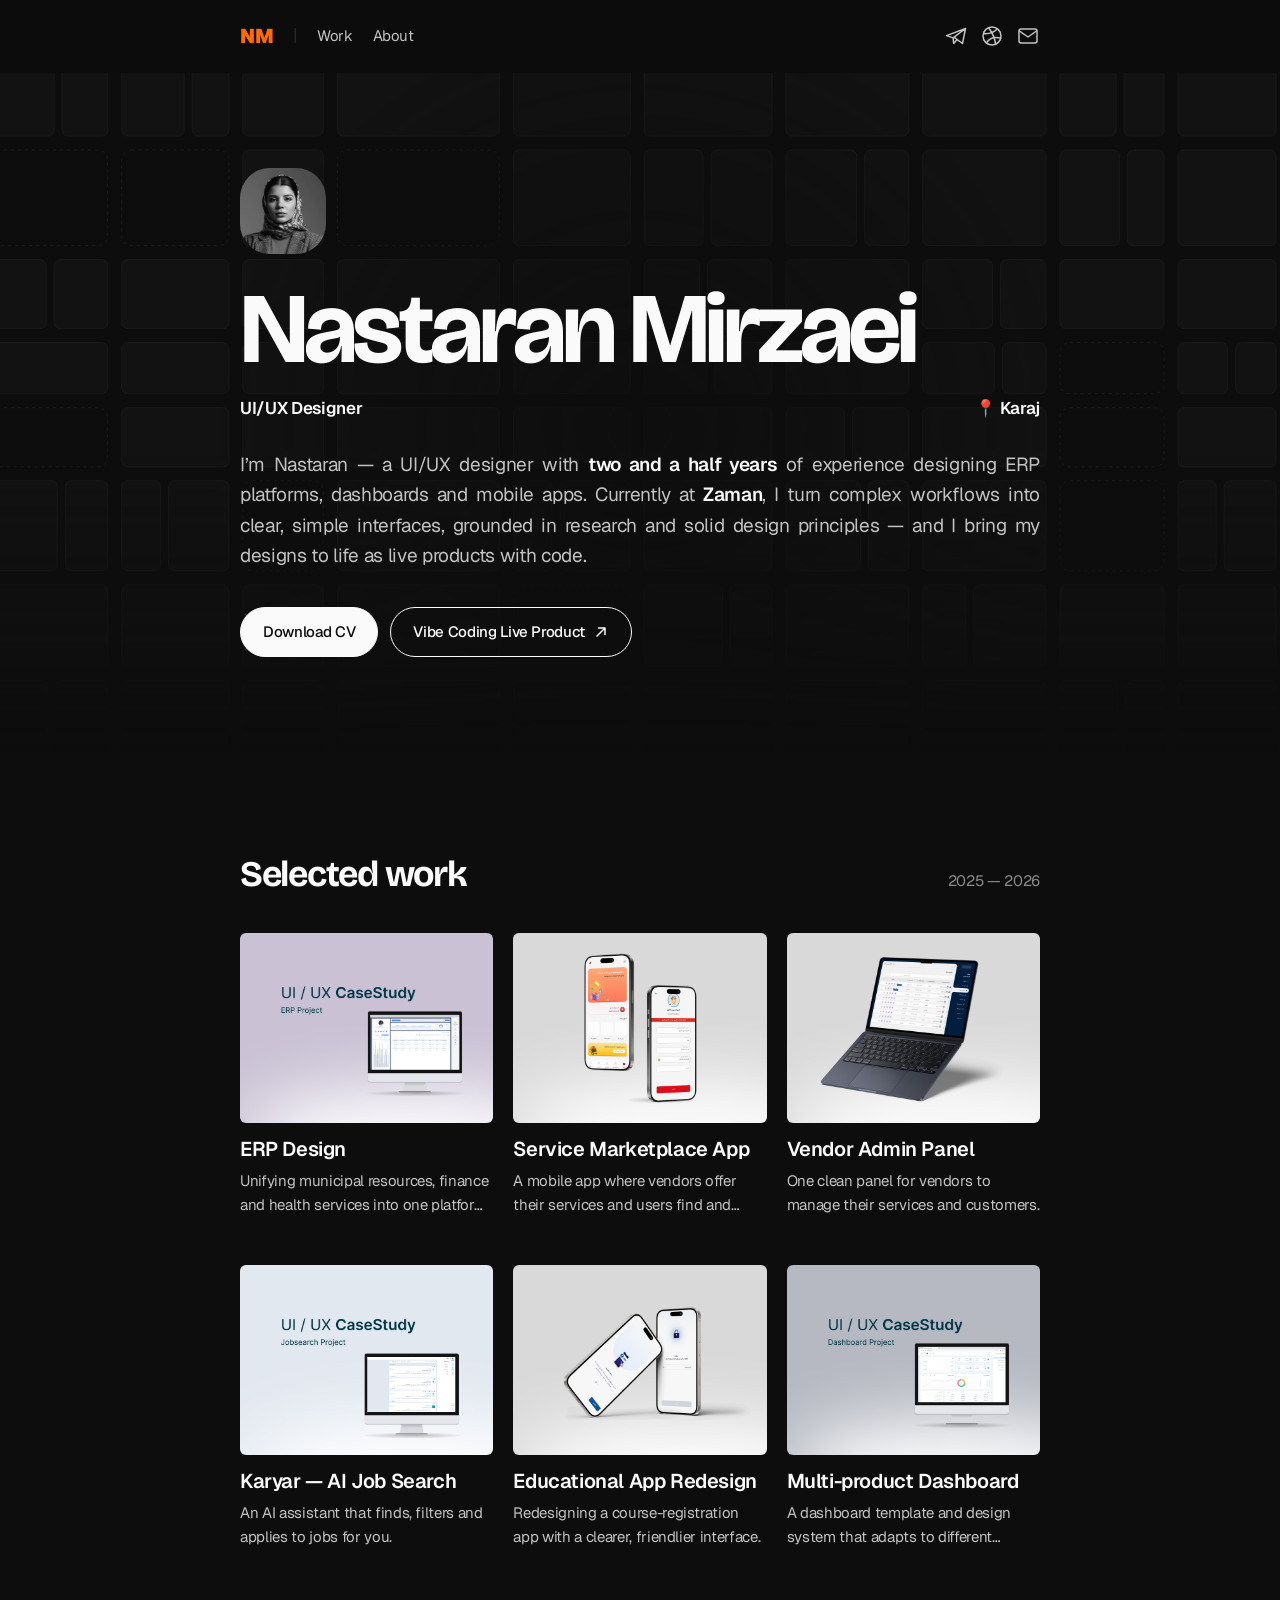
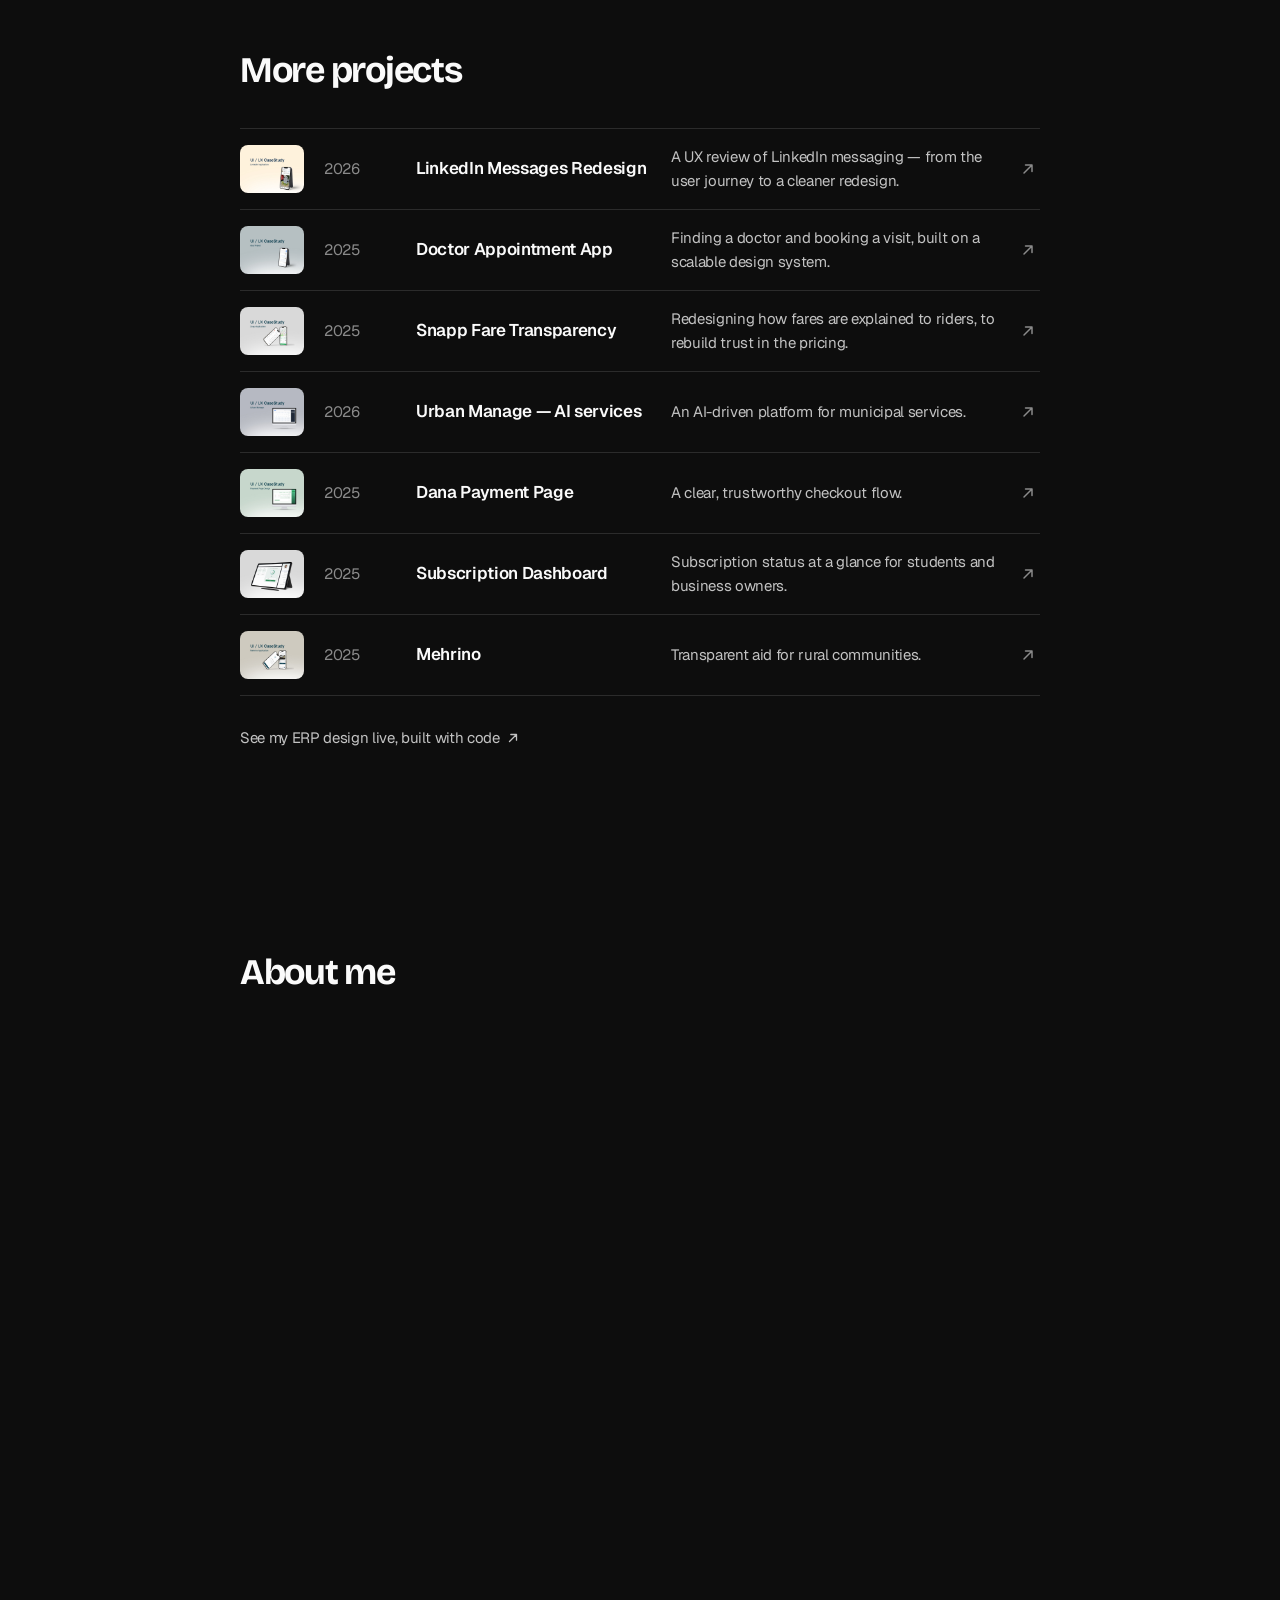
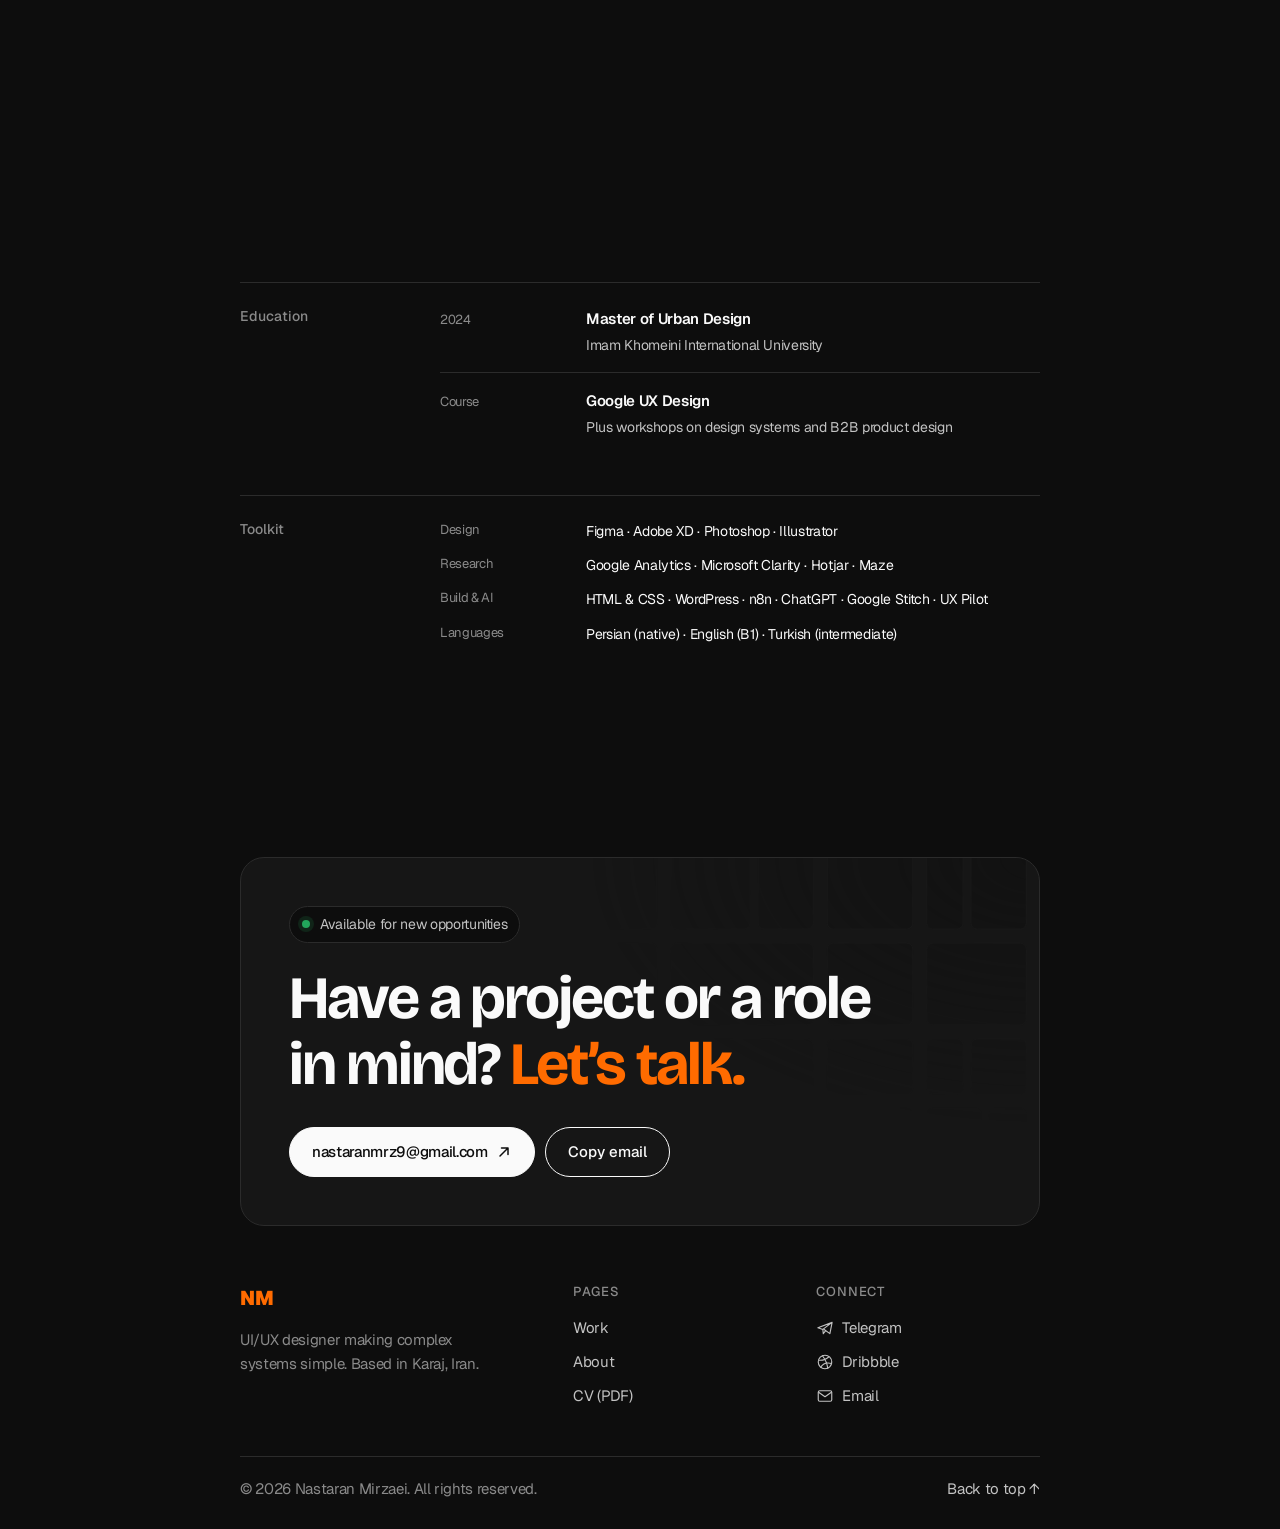
<file: project.html>
<!doctype html>
<html lang="en">
<head>
<meta charset="utf-8">
<meta name="viewport" content="width=device-width, initial-scale=1">
<title>Project — Nastaran Mirzaei</title>
<link rel="icon" href="images/avatar.png">
<link rel="preconnect" href="https://fonts.googleapis.com">
<link rel="preconnect" href="https://fonts.gstatic.com" crossorigin>
<link href="https://fonts.googleapis.com/css2?family=Bricolage+Grotesque:opsz,wght@12..96,500..800&family=Geist:wght@400;500;600;900&family=Vazirmatn:wght@400;500;600&display=swap" rel="stylesheet">
<link rel="stylesheet" href="styles.css">
</head>
<body>

<svg width="0" height="0" style="position:absolute" aria-hidden="true">
  <symbol id="arrow" viewBox="0 0 16 16"><path d="M4 12L12 4M12 4H5.5M12 4V10.5" fill="none" stroke="currentColor" stroke-width="1.5" stroke-linecap="round" stroke-linejoin="round"/></symbol>
</svg>

<header id="top"></header>

<main id="case"></main>

<footer id="contact"></footer>

<script src="projects.js"></script>
<script src="common.js"></script>
<script src="cs-urban.js"></script>
<script>
  // Each project's rebuilt case study lives in stories/<id>.js (window.STORIES[id]); load the one for this page
  const _id = new URLSearchParams(location.search).get("id") || "";
  if (/^[a-z0-9-]+$/.test(_id)) document.write(`<script src="stories/${_id}.js"><\/script>`);
</script>
<script>
  const P = window.PROJECTS;
  const id = new URLSearchParams(location.search).get("id");
  const i = P.findIndex(p => p.id === id);
  // unknown id: go back to the work list instead of rendering an empty "undefined" page
  if (i < 0) location.replace("index.html#work");
  else {
  const p = { ...P[i], ...(window.STORIES?.[id] || {}) };
  const next = P[(i + 1) % P.length];

  document.title = `${p.title} — Nastaran Mirzaei`;

  const paras = arr => (arr || []).map(t => `<p>${esc(t)}</p>`).join("");
  let blockNo = 0;
  const block = (title, html) => `
    <div class="cs-block reveal">
      <div class="head"><span class="idx">${String(++blockNo).padStart(2, "0")}</span><h2>${esc(title)}</h2></div>
      <div class="body">${html}</div>
    </div>`;

  // Case study built from real page parts (text, steps, lists) + individual design exports
  const list = items => `<ul>${items.map(li => `<li>${esc(li)}</li>`).join("")}</ul>`;
  const renderStory = b => {
    if (b.type === "stats") return `<div class="cs-stats reveal">${b.items.map(s => `<div><span class="num">${esc(s.value)}</span><span class="small">${esc(s.label)}</span></div>`).join("")}</div>`;
    if (b.type === "steps") return block(b.title,
      (b.intro ? paras(b.intro) : "") +
      `<ol class="cs-steps">${b.items.map((s, i) => `<li><span class="n">${i + 1}</span><div><h4>${esc(s.title)}</h4><p>${esc(s.text)}</p></div></li>`).join("")}</ol>`);
    if (b.type === "custom") return `
      <div class="cs-media reveal">
        <div class="cs-media-head"><span class="idx">${String(++blockNo).padStart(2, "0")}</span><h2>${esc(b.title)}</h2>${b.note ? `<p>${esc(b.note)}</p>` : ""}</div>
        ${window.CS_BLOCKS?.[b.render]?.() || ""}
      </div>`;
    if (b.type === "media") return `
      <div class="cs-media reveal">
        <div class="cs-media-head"><span class="idx">${String(++blockNo).padStart(2, "0")}</span><h2>${esc(b.title)}</h2>${b.note ? `<p>${esc(b.note)}</p>` : ""}</div>
        <div class="cs-media-grid">
          ${b.items.map(it => `
          <figure class="ds-card ${it.span || "full"} ${it.bg || "light"}">
            ${it.label ? `<figcaption>${esc(it.label)}</figcaption>` : ""}
            <div class="ds-img"><img src="${esc(it.img)}" alt="${esc(it.label || b.title)}" loading="lazy"></div>
          </figure>`).join("")}
        </div>
      </div>`;
    // default: text block (paragraphs, optional list, optional closing paragraphs, optional sub-heads)
    return block(b.title,
      paras(b.body) + (b.list ? list(b.list) : "") + paras(b.after) +
      (b.sub || []).map(s => `<h4 class="cs-sub">${esc(s.title)}</h4>${paras(s.body)}${s.list ? list(s.list) : ""}`).join(""));
  };

  const links = [
    p.figma && `<a class="btn btn-primary" href="${esc(p.figma)}" target="_blank" rel="noopener">View design in Figma ${ARROW}</a>`,
    p.live && `<a class="btn btn-secondary" href="${esc(p.live)}" target="_blank" rel="noopener">See it live ${ARROW}</a>`,
  ].filter(Boolean).join("");

  document.getElementById("case").innerHTML = `
    <div class="progress" aria-hidden="true"></div>

    <div class="wrap cs-hero">
      <div class="cs-intro">
        <a class="link back reveal" href="index.html#work">← All work</a>
        <div class="cs-pills reveal">
          <span class="pill accent">${esc(p.year)}</span>
          <span class="pill">${esc(p.platform)}</span>
          <span class="pill">${esc(p.industry)}</span>
        </div>
        <h1 class="reveal">${esc(p.title)}</h1>
        <p class="lead reveal">${esc(p.summary)}</p>
        ${links ? `<div class="cs-cta reveal">${links}</div>` : ""}
      </div>
      <div class="cover cs-cover reveal"><img src="${img(p.id, "card")}" alt="${esc(p.title)} — cover"></div>
    </div>

    <div class="wrap">
      <div class="cs-meta reveal">
        <div><span class="small">Role</span><span class="v">${esc(p.role)}</span></div>
        <div><span class="small">Year</span><span class="v">${esc(p.year)}</span></div>
        <div><span class="small">Platform</span><span class="v">${esc(p.platform)}</span></div>
        <div><span class="small">Tools</span><span class="v">${esc(p.tools)}</span></div>
      </div>
    </div>

    ${p.story ? `
    <section class="wrap cs-story">
      ${p.story.map(renderStory).join("")}
    </section>` : `
    <section class="wrap cs-story" style="padding-bottom:0">
      ${p.overview?.length ? block("Overview", paras(p.overview)) : ""}
      ${(p.sections || []).map(s => block(s.title,
          paras(s.body) + (s.list ? `<ul>${s.list.map(li => `<li>${esc(li)}</li>`).join("")}</ul>` : "")
        )).join("")}
    </section>

    ${p.stats?.length ? `
    <section class="wrap" style="padding-bottom:0">
      <div class="cs-stats reveal">
        ${p.stats.map(s => `<div><span class="num">${esc(s.value)}</span><span class="small">${esc(s.label)}</span></div>`).join("")}
      </div>
    </section>` : ""}

    <section aria-labelledby="design-title">
      <div class="wrap cs-design-head">
        <h2 id="design-title" class="reveal">Design</h2>
        <span class="small reveal">Click an image to view it full size</span>
      </div>
      <div class="wrap wrap-wide">
        <div class="cs-design" style="--design-bg:${esc(p.designBg || "#FFFFFF")}">
          ${p.screens?.length
            ? `<nav class="cs-modules reveal" aria-label="Modules">${p.screens.map((s, n) => `<a href="#screen-${n + 1}"><span>${String(n + 1).padStart(2, "0")}</span>${esc(s.bold || s.title)}</a>`).join("")}</nav>`
              + p.screens.map((s, n) => `
              <article class="cs-screen reveal" id="screen-${n + 1}">
                <div class="cs-screen-head">
                  <span class="idx">${String(n + 1).padStart(2, "0")}</span>
                  <div>
                    <h3><strong>${esc(s.bold || "")}</strong> ${esc(s.title || "")}</h3>
                    ${s.desc ? `<p>${esc(s.desc)}</p>` : ""}
                  </div>
                </div>
                <div class="browser">
                  <div class="browser-bar" aria-hidden="true"><span class="url"><svg viewBox="0 0 16 16"><path d="M4.5 7V5a3.5 3.5 0 0 1 7 0v2M3.5 7h9v6.5h-9z" fill="none" stroke="currentColor" stroke-width="1.3" stroke-linejoin="round"/></svg>${esc((p.live || "").replace(/^https?:\/\//, "")) || esc(p.title)}</span></div>
                  <figure><img src="${esc(s.img)}" alt="${esc((s.bold || "") + " " + (s.title || ""))}" loading="lazy"><span class="zoom-hint">Full size ⤢</span></figure>
                </div>
              </article>`).join("")
            : `<figure class="design-full reveal"><img src="${img(p.id, "design")}" alt="${esc(p.title)} — design screens" loading="lazy"><span class="zoom-hint">Full size ⤢</span></figure>`}
        </div>
      </div>
      ${links ? `<div class="wrap"><div class="cs-cta reveal">${links}</div></div>` : ""}
    </section>`}

    <section class="wrap wrap-wide" style="padding-top:0">
      <a class="next reveal" href="${projectUrl(next.id)}">
        <div class="next-text">
          <span class="small">Next project</span>
          <h2>${esc(next.title)}</h2>
          <p class="small">${esc(next.summary)}</p>
          <span class="go">View case study ${ARROW}</span>
        </div>
        <div class="cover"><img src="${img(next.id, "card")}" alt="" loading="lazy"></div>
      </a>
    </section>

    <div class="lightbox" role="dialog" aria-modal="true" aria-label="Full size design"><button class="lightbox-close" aria-label="Close">×</button><img alt=""></div>`;

  initPage();
  scrollTo(0, 0);

  // Reading progress bar
  const bar = document.querySelector(".progress");
  const setBar = () => { const h = document.documentElement.scrollHeight - innerHeight; bar.style.transform = `scaleX(${h > 0 ? scrollY / h : 0})`; };
  addEventListener("scroll", setBar, { passive: true }); setBar();

  // Full-size viewer for design images (mouse and keyboard)
  const lb = document.querySelector(".lightbox"), lbImg = lb.querySelector("img");
  let lbFrom = null;
  const closeLb = () => {
    if (!lb.classList.contains("open")) return;
    lb.classList.remove("open"); document.body.classList.remove("no-scroll");
    lbFrom?.focus({ preventScroll: true }); lbFrom = null;
  };
  const openLb = f => {
    const im = f.querySelector("img"); if (!im) return;
    lbImg.src = im.src; lbImg.alt = im.alt; lbFrom = f;
    lb.classList.add("open"); lb.scrollTop = 0; document.body.classList.add("no-scroll");
    lb.querySelector(".lightbox-close").focus({ preventScroll: true });
  };
  document.querySelectorAll(".cs-design figure, .ds-card").forEach(f => {
    f.tabIndex = 0; f.setAttribute("role", "button"); f.setAttribute("aria-label", "View full size: " + (f.querySelector("img")?.alt || ""));
    f.addEventListener("click", () => openLb(f));
    f.addEventListener("keydown", e => { if (e.key === "Enter" || e.key === " ") { e.preventDefault(); openLb(f); } });
  });
  lb.addEventListener("click", closeLb);
  // keep Tab inside the open viewer
  lb.addEventListener("keydown", e => { if (e.key === "Tab") { e.preventDefault(); lb.querySelector(".lightbox-close").focus(); } });

  // Wide diagrams (BPMS): drag with the mouse to scroll sideways
  document.querySelectorAll("[data-drag]").forEach(el => {
    let x0 = 0, s0 = 0, down = false;
    el.addEventListener("pointerdown", e => { if (e.pointerType !== "mouse") return; down = true; x0 = e.clientX; s0 = el.scrollLeft; el.classList.add("dragging"); });
    addEventListener("pointermove", e => { if (down) el.scrollLeft = s0 - (e.clientX - x0); });
    addEventListener("pointerup", () => { down = false; el.classList.remove("dragging"); });
  });

  addEventListener("keydown", e => { if (e.key === "Escape") closeLb(); });
  }
</script>
</body>
</html>
</file>
<file: styles.css>
/* Dark theme — tokens taken from the dark mode of the original Framer site */
:root{
  color-scheme:dark;
  --bg:#0D0D0D; --surface:#161616; --surface-hover:#1E1E1E; --ink:#FAFAFA; --text:#C2C2C2; --gray:#8A8A8A;
  --line:#2B2B2B; --accent:#FF6B00; --accent-soft:#FF6A004D;
  --radius:16px; --max:800px; --gutter:20px; --gap:20px; /* same as Framer: 800px column + 20px side padding */
  --font:"Geist","Geist Placeholder",system-ui,-apple-system,"Segoe UI",sans-serif;
}
*{box-sizing:border-box;margin:0;padding:0}
html{scroll-behavior:smooth}
body{background:var(--bg);color:var(--text);font-family:var(--font);font-size:17px;line-height:1.6;letter-spacing:-.02em;-webkit-font-smoothing:antialiased}
a{color:inherit;text-decoration:none}
img{max-width:100%;display:block}
/* One container for every section on every page: same left/right space everywhere */
.wrap{width:100%;max-width:calc(var(--max) + var(--gutter) * 2);margin-inline:auto;padding-inline:var(--gutter)}
h1,h2,h3{color:var(--ink);font-weight:600}
h1{font-size:clamp(52px,9vw,100px);line-height:1.1;letter-spacing:-.05em}
h2{font-size:28px;line-height:1.2;letter-spacing:-.03em}
h3{font-size:20px;line-height:1.4;letter-spacing:-.02em}
.small{font-size:15px;color:var(--gray)}
.accent{color:var(--accent)}
::selection{background:var(--accent-soft)}
:focus-visible{outline:2px solid var(--accent);outline-offset:3px;border-radius:6px}

/* Buttons & links */
.btn{display:inline-flex;align-items:center;gap:8px;padding:12px 22px;border-radius:999px;font-weight:500;font-size:15px;border:1px solid var(--ink);transition:background .2s,color .2s,border-color .2s}
.btn svg{width:16px;height:16px;transition:transform .2s}
.btn:hover svg{transform:translate(2px,-2px)}
.btn-primary{background:var(--ink);color:var(--bg)}
.btn-primary:hover{background:var(--accent);border-color:var(--accent);color:#fff}
.btn-secondary{color:var(--ink)}
.btn-secondary:hover{border-color:var(--accent);color:var(--accent)}
.link{font-size:15px;color:var(--text);display:inline-flex;align-items:center;gap:6px;transition:color .2s}
.link:hover{color:var(--accent)}
.link svg{width:14px;height:14px}

/* Nav */
header{position:sticky;top:0;z-index:10;background:color-mix(in srgb,var(--bg) 85%,transparent);backdrop-filter:blur(12px);border-bottom:1px solid transparent;transition:border-color .2s}
header.scrolled{border-color:var(--line)}
.nav{display:flex;align-items:center;justify-content:space-between;height:72px}
.nav-left{display:flex;align-items:center;gap:20px}
/* Same as the Framer logo: 20px, bold weight 900, orange (Framer's "current page" link colour) */
.logo{font-size:20px;font-weight:900;letter-spacing:-.02em;color:var(--accent);transition:opacity .2s}
.logo:hover{opacity:.8}
.nav-div{color:var(--line);font-size:17px}
.nav-left a:not(.logo){font-size:15px;color:var(--text);transition:color .2s}
.nav-left a:not(.logo):hover{color:var(--accent)}
.nav-social{display:flex;align-items:center;gap:12px}
.nav-social a{display:grid;place-items:center;width:24px;height:24px;color:var(--text);transition:color .2s,transform .2s}
.nav-social a:hover{color:var(--accent);transform:translateY(-2px)}
.nav-social svg{width:24px;height:24px}

/* Hero */
/* Hero — mirrors the Framer hero: 180px top space, 86px avatar with 30px radius,
   100px name, then role (left) and location (right) on one row */
.hero{padding-block:clamp(87px,7.4vw,107px) clamp(56px,8vw,96px)} /* avatar sits 180px from top, like Framer */
.avatar{width:86px;height:86px;border-radius:30px;object-fit:cover;background:var(--surface);margin-bottom:15px}
.hero-titles{display:flex;flex-direction:column;gap:6px}
.hero .hero-name{font-size:clamp(48px,11vw,100px);line-height:1.2;letter-spacing:-.05em;font-weight:600}
.hero-name .w{white-space:nowrap}
.hero-name .ch{display:inline-block;opacity:0;filter:blur(5px);transform:translateY(10px);animation:ch-in .6s cubic-bezier(.2,.7,.2,1) forwards}
@keyframes ch-in{to{opacity:1;filter:blur(0);transform:none}}
.hero-meta{display:flex;justify-content:space-between;align-items:center;flex-wrap:wrap;gap:8px;font-size:17px}
.hero-meta strong{color:var(--ink);font-weight:600}
@media (prefers-reduced-motion:reduce){ .hero-name .ch{animation:none;opacity:1;filter:none;transform:none} }
.status{display:inline-flex;align-items:center;gap:10px;font-size:15px;color:var(--gray);margin-bottom:20px}
.dot{width:8px;height:8px;border-radius:50%;background:#22A55B;box-shadow:0 0 0 4px #22A55B26}
.hero h1{font-size:clamp(40px,7vw,64px)}
.hero p{font-size:clamp(17px,2vw,19px);margin:28px 0 36px}
/* Bio spans the full row width — same width as the "UI/UX Designer … Karaj" line */
.hero .hero-bio{max-width:none;text-align:justify;hyphens:auto}
.hero p strong{color:var(--ink);font-weight:600}
.actions{display:flex;flex-wrap:wrap;gap:12px}

/* Section */
section{padding:clamp(56px,8vw,100px) 0}
.section-head{display:flex;justify-content:space-between;align-items:baseline;gap:24px;margin-bottom:36px;flex-wrap:wrap}

/* What I do */
.services{display:grid;grid-template-columns:repeat(3,1fr);gap:var(--gap)}
/* Square cards: number on top, text at the bottom. The box grows if text ever needs more room. */
.service{display:flex;flex-direction:column;background:var(--surface);border-radius:var(--radius);padding:22px}
.service .num{font-size:15px;font-weight:600;color:var(--accent);margin-bottom:20px}
.service h3{font-size:18px;line-height:1.3}
.service p{font-size:14px;line-height:1.5;margin-top:6px}
@media (max-width:700px){ .services{grid-template-columns:1fr} }

/* Project cards */
.grid{display:grid;grid-template-columns:repeat(3,1fr);gap:48px var(--gap)}
@media (max-width:809px){ .grid{grid-template-columns:repeat(2,1fr)} }
@media (max-width:560px){ .grid{grid-template-columns:1fr} }
/* Project card — same as the Framer card: 4:3 image, 6px radius, 10px gap, 20px title, 15px text */
.card{display:flex;flex-direction:column;gap:10px}
.cover{position:relative;aspect-ratio:4/3;border-radius:6px;overflow:hidden;background:var(--surface)}
.cover img{width:100%;height:100%;object-fit:cover;transition:transform .6s cubic-bezier(.2,.7,.2,1)}
.card:hover .cover img{transform:scale(1.04)}
/* Title always one line, description always two lines: every card has the same height */
.card h3{font-size:20px;line-height:1.6;white-space:nowrap;overflow:hidden;text-overflow:ellipsis;transition:color .2s}
.card:hover h3{color:var(--accent)}
.card p{font-size:15px;line-height:1.6;margin-top:-6px;display:-webkit-box;-webkit-line-clamp:2;-webkit-box-orient:vertical;overflow:hidden;min-height:3.2em}
.tags{display:flex;flex-wrap:wrap;gap:6px;margin-top:14px}
.tag{font-size:13px;padding:4px 12px;border:1px solid var(--line);border-radius:999px;color:var(--text);background:var(--bg)}

/* Project list rows */
.list{list-style:none;border-top:1px solid var(--line)}
.row{display:grid;grid-template-columns:64px 72px 1fr 1.4fr 20px;gap:20px;align-items:center;padding:16px 0;border-bottom:1px solid var(--line)}
.row img{width:64px;height:48px;border-radius:8px;object-fit:cover;background:var(--surface)}
.row .t{font-weight:600;color:var(--ink);transition:color .2s}
.row .d{font-size:15px}
.row svg{width:16px;height:16px;color:var(--gray);transition:transform .2s,color .2s}
.row:hover .t,.row:hover svg{color:var(--accent)}
.row:hover svg{transform:translate(2px,-2px)}
@media (max-width:760px){
  .row{grid-template-columns:64px 1fr 20px;gap:2px 16px}
  .row img{grid-row:1 / span 3}
  .row .small,.row .t,.row .d{grid-column:2}
  .row svg{grid-row:1 / span 3;grid-column:3}
}

/* About */
.about-intro{display:grid;grid-template-columns:240px 1fr;gap:var(--gap);background:var(--surface);border:1px solid var(--line);border-radius:var(--radius);padding:var(--gap);align-items:stretch}
.portrait{aspect-ratio:4/5;border-radius:12px;overflow:hidden;background:#000}
.portrait img{width:100%;height:100%;object-fit:cover;filter:grayscale(1) contrast(1.05)}
.about-copy{display:flex;flex-direction:column;justify-content:center;gap:14px;padding:8px 12px}
.about-lead{font-size:28px;line-height:1.2;letter-spacing:-.03em;font-weight:600;color:var(--ink);margin-bottom:6px}
.about-copy strong{color:var(--ink);font-weight:600}
.about-stats{display:grid;grid-template-columns:repeat(3,1fr);gap:var(--gap);margin-top:var(--gap)}
.stat{background:var(--surface);border:1px solid var(--line);border-radius:var(--radius);padding:22px;display:flex;flex-direction:column;gap:6px}
.stat-num{font-size:40px;line-height:1;font-weight:600;letter-spacing:-.04em;color:var(--ink)}
.stat-num small{font-size:16px;font-weight:500;color:var(--accent);margin-left:4px;letter-spacing:0}
.about-block{margin-top:40px}
.timeline{list-style:none;margin-top:14px;border-left:1px solid var(--line);margin-left:5px}
.timeline li{position:relative;display:flex;gap:16px;padding:0 0 22px 22px}
.timeline li:last-child{padding-bottom:0}
.timeline .t-dot{position:absolute;left:-6px;top:7px;width:11px;height:11px;border-radius:50%;background:var(--bg);border:2px solid var(--line)}
.timeline li:first-child .t-dot{border-color:var(--accent);background:var(--accent);box-shadow:0 0 0 4px var(--accent-soft)}
.timeline strong{display:block;color:var(--ink);font-weight:600}
.tools{display:flex;flex-wrap:wrap;gap:6px;margin-top:12px}
@media (max-width:700px){
  .about-intro{grid-template-columns:1fr}
  .portrait{max-width:260px}
  .about-copy{padding:0}
  .about-stats{grid-template-columns:1fr 1fr}
  .about-stats .stat:last-child{grid-column:1 / -1}
}

/* ---------- Case study template ---------- */
/* Same column as the rest of the site (keeps left/right spacing identical on every page).
   To let images go wider, change this to: max-width:calc(1200px + var(--gutter) * 2) */
.wrap-wide{max-width:calc(var(--max) + var(--gutter) * 2)}

/* Reading progress bar */
.progress{position:fixed;left:0;top:0;height:2px;width:100%;z-index:20;transform-origin:0 50%;transform:scaleX(0);background:var(--accent)}

.cs-hero{padding-block:clamp(56px,9vw,120px) clamp(28px,4vw,40px);display:grid;grid-template-columns:1fr 1fr;gap:40px;align-items:end}
@media (max-width:760px){ .cs-hero{grid-template-columns:1fr;gap:32px} }
.back{display:inline-flex;margin-bottom:36px}
.cs-pills{display:flex;flex-wrap:wrap;gap:8px}
.pill{font-size:13px;padding:5px 12px;border:1px solid var(--line);border-radius:999px;color:var(--text);background:var(--surface)}
.pill.accent{color:var(--accent);border-color:color-mix(in srgb,var(--accent) 40%,transparent);background:color-mix(in srgb,var(--accent) 8%,transparent)}
.cs-hero h1{font-size:clamp(40px,5.5vw,56px);line-height:1.05;letter-spacing:-.05em;margin-top:20px}
.cs-hero .lead{font-size:clamp(17px,2vw,20px);margin-top:20px;color:var(--text)}
.cs-cta{display:flex;flex-wrap:wrap;gap:10px;margin-top:28px}

.cs-cover{margin:0}

/* Facts row */
.cs-meta{display:grid;grid-template-columns:repeat(4,1fr);border:1px solid var(--line);border-radius:var(--radius);margin-top:var(--gap);overflow:hidden}
.cs-meta > div{padding:18px 20px;display:flex;flex-direction:column;gap:4px}
.cs-meta > div + div{border-left:1px solid var(--line)}
.cs-meta .v{color:var(--ink);font-weight:500}
@media (max-width:700px){ .cs-meta{grid-template-columns:1fr 1fr} .cs-meta > div:nth-child(3){border-left:0} .cs-meta > div:nth-child(n+3){border-top:1px solid var(--line)} }

/* Story blocks: numbered heading on the left, text on the right */
.cs-story{padding-top:clamp(48px,7vw,88px)}
.cs-block{display:grid;grid-template-columns:200px 1fr;gap:clamp(20px,4vw,48px);padding:32px 0;border-top:1px solid var(--line)}
.cs-block:last-child{border-bottom:1px solid var(--line)}
.cs-block .head{display:flex;flex-direction:column;gap:6px}
.cs-block .idx{font-size:13px;font-weight:600;color:var(--accent);letter-spacing:.04em}
.cs-block h2{font-size:22px}
.cs-block .body{font-size:17px}
.cs-block .body p+p{margin-top:14px}
.cs-block ul{list-style:none;margin-top:14px;display:flex;flex-direction:column;gap:10px}
.cs-block li{position:relative;padding-left:22px}
.cs-block li::before{content:"";position:absolute;left:2px;top:.62em;width:8px;height:8px;border-radius:2px;background:var(--accent)}
@media (max-width:700px){ .cs-block{grid-template-columns:1fr;gap:12px} }
.cs-block ul + p{margin-top:14px}
.cs-block .cs-sub{font-size:17px;color:var(--ink);margin-top:28px;margin-bottom:8px}
.cs-story > .cs-stats{margin-bottom:32px}

/* Numbered steps (e.g. a workflow) */
.cs-steps{list-style:none;display:grid;gap:12px;margin-top:20px}
.cs-steps li{display:grid;grid-template-columns:36px 1fr;gap:16px;align-items:start;background:var(--surface);border:1px solid var(--line);border-radius:var(--radius);padding:18px 20px}
.cs-block .cs-steps li{padding-left:20px}
.cs-block .cs-steps li::before{display:none}
.cs-steps .n{display:grid;place-items:center;width:36px;height:36px;border-radius:10px;font-size:14px;font-weight:600;color:var(--accent);background:color-mix(in srgb,var(--accent) 10%,transparent);border:1px solid color-mix(in srgb,var(--accent) 30%,transparent)}
.cs-steps h4{font-size:16px;color:var(--ink);line-height:1.4}
.cs-steps p{font-size:15px;color:var(--text);margin-top:2px}

/* Design parts (components, screens) shown one by one */
.cs-media{padding:32px 0;border-top:1px solid var(--line)}
.cs-media-head{display:flex;flex-wrap:wrap;align-items:baseline;gap:6px 16px;margin-bottom:24px}
.cs-media-head .idx{font-size:13px;font-weight:600;color:var(--accent);letter-spacing:.04em;width:100%}
.cs-media-head h2{font-size:22px}
.cs-media-head p{color:var(--gray);font-size:15px}
.cs-media-grid{display:grid;grid-template-columns:repeat(6,1fr);gap:16px}
.ds-card{grid-column:span 6;margin:0;border-radius:20px;overflow:hidden;border:1px solid var(--line);cursor:zoom-in;display:flex;flex-direction:column;transition:border-color .2s,transform .3s cubic-bezier(.2,.7,.2,1)}
.ds-card:hover{border-color:#444;transform:translateY(-2px)}
.ds-card.half{grid-column:span 3}
.ds-card.third{grid-column:span 2}
.ds-card.two-thirds{grid-column:span 4}
.ds-card.light{background:#F4F4F5}
.ds-card.dark{background:var(--surface)}
.ds-card.none{background:none;border:0;border-radius:12px}
.ds-card figcaption{font-size:13px;font-weight:500;padding:14px 18px 0;color:#52525B}
.ds-card.dark figcaption,.ds-card.none figcaption{color:var(--gray)}
.ds-img{flex:1;display:grid;place-items:center;padding:18px}
.ds-card.none .ds-img{padding:0}
.ds-img img{width:100%;height:auto;max-height:640px;object-fit:contain}
@media (max-width:700px){ .ds-card.half,.ds-card.third,.ds-card.two-thirds{grid-column:span 6} }
/* Design section */
.cs-design-head{display:flex;justify-content:space-between;align-items:baseline;gap:16px;flex-wrap:wrap;margin-bottom:24px}
.cs-design{display:flex;flex-direction:column;gap:48px}
.cs-design figure{position:relative;border-radius:24px;overflow:hidden;background:var(--design-bg,#fff);cursor:zoom-in}
.cs-design img{width:100%;height:auto}
.zoom-hint{position:absolute;right:16px;top:16px;display:inline-flex;align-items:center;gap:6px;font-size:13px;padding:6px 12px;border-radius:999px;background:rgba(0,0,0,.6);backdrop-filter:blur(8px);color:#fff;opacity:0;transition:opacity .2s;pointer-events:none}
.cs-design figure:hover .zoom-hint{opacity:1}
/* Module tabs above the screens (ERP) */
.cs-modules{display:flex;flex-wrap:wrap;gap:8px;margin-bottom:-16px}
.cs-modules a{display:inline-flex;align-items:center;gap:8px;font-size:14px;padding:8px 14px;border:1px solid var(--line);border-radius:999px;background:var(--surface);color:var(--text);transition:border-color .2s,color .2s}
.cs-modules a span{font-size:12px;color:var(--gray)}
.cs-modules a:hover{border-color:var(--accent);color:var(--ink)}
/* One screen = card with title + browser window */
.cs-screen{position:relative;background:var(--surface);border:1px solid var(--line);border-radius:24px;padding:28px 28px 0;overflow:hidden;scroll-margin-top:96px;isolation:isolate}
.cs-screen::before{content:"";position:absolute;inset:auto -20% -40% -20%;height:70%;background:radial-gradient(closest-side,color-mix(in srgb,var(--accent) 18%,transparent),transparent);z-index:-1;pointer-events:none}
.cs-screen-head{display:grid;grid-template-columns:auto 1fr;gap:16px;align-items:start;margin-bottom:24px}
.cs-screen-head .idx{display:grid;place-items:center;width:36px;height:36px;border-radius:10px;font-size:13px;font-weight:600;color:var(--accent);background:color-mix(in srgb,var(--accent) 10%,transparent);border:1px solid color-mix(in srgb,var(--accent) 30%,transparent)}
.cs-screen-head h3{font-size:20px;font-weight:400;color:var(--ink);line-height:1.3}
.cs-screen-head h3 strong{font-weight:600}
.cs-screen-head p{margin-top:4px;color:var(--gray);font-size:15px}
.browser{border-radius:14px 14px 0 0;overflow:hidden;border:1px solid #333;border-bottom:0;background:#1c1c1c;box-shadow:0 -10px 40px rgba(0,0,0,.35);transition:transform .4s cubic-bezier(.2,.7,.2,1)}
.cs-screen:hover .browser{transform:translateY(-4px)}
.browser-bar{display:flex;align-items:center;justify-content:center;height:34px;padding:0 12px;border-bottom:1px solid #2b2b2b}
.browser-bar .url{display:inline-flex;align-items:center;gap:6px;font-size:12px;color:var(--gray);background:#141414;padding:3px 14px;border-radius:6px;max-width:80%;overflow:hidden;text-overflow:ellipsis;white-space:nowrap}
.browser-bar .url svg{width:11px;height:11px;flex:none;opacity:.7}
.cs-screen figure{border-radius:0;background:var(--design-bg,#fff)}
/* Single design image (projects without a live build): just the image, full column width */
.cs-design .design-full{border-radius:24px;border:1px solid var(--line);background:var(--surface);overflow:hidden}
@media (max-width:600px){ .cs-screen{padding:20px 16px 0} }
.cs-stats{display:flex;flex-wrap:wrap;gap:var(--gap)}
.cs-stats > div{flex:1 1 160px;background:var(--surface);border-radius:var(--radius);padding:22px}
.cs-stats .num{display:block;font-size:40px;font-weight:600;letter-spacing:-.04em;line-height:1.1;color:var(--ink)}

/* Full-size image viewer */
.lightbox{position:fixed;inset:0;z-index:50;background:rgba(0,0,0,.92);overflow:auto;display:none;cursor:zoom-out}
.lightbox.open{display:block}
.lightbox img{display:block;width:min(1600px,100%);height:auto;margin:0 auto}
.lightbox-close{position:fixed;right:20px;top:20px;z-index:51;width:44px;height:44px;border-radius:50%;border:1px solid #ffffff33;background:rgba(0,0,0,.6);color:#fff;font-size:22px;line-height:1;cursor:pointer}
body.no-scroll{overflow:hidden}

/* Next project */
.next{display:grid;grid-template-columns:1fr 1.2fr;gap:var(--gap);align-items:center;background:var(--surface);border:1px solid var(--line);border-radius:24px;padding:clamp(16px,2.5vw,24px);transition:background .2s,border-color .2s}
.next:hover{background:var(--surface-hover);border-color:#3a3a3a}
.next .next-text{padding:8px 12px}
.next .cover{margin:0;border-radius:16px}
.next h2{font-size:clamp(28px,4vw,40px);letter-spacing:-.04em;margin:8px 0 6px;transition:color .2s}
.next:hover h2{color:var(--accent)}
.next .go{display:inline-flex;align-items:center;gap:6px;margin-top:18px;font-size:15px;color:var(--ink)}
.next .go svg{width:16px;height:16px;transition:transform .2s}
.next:hover .go svg{transform:translate(3px,-3px)}
@media (max-width:700px){ .next{grid-template-columns:1fr} .next .cover{order:-1} }

/* Contact footer */
footer{padding:clamp(40px,6vw,72px) 0 28px;margin-top:40px}
.cta-card{position:relative;overflow:hidden;background:var(--surface);border:1px solid var(--line);border-radius:24px;padding:clamp(28px,5vw,48px)}
.cta-card::after{content:"";position:absolute;right:-120px;top:-120px;width:320px;height:320px;border-radius:50%;background:radial-gradient(circle,var(--accent-soft),transparent 70%);pointer-events:none}
.cta-status{display:inline-flex;align-items:center;gap:10px;font-size:14px;color:var(--text);padding:6px 12px;border:1px solid var(--line);border-radius:999px;background:var(--bg)}
footer .big{font-size:clamp(36px,6vw,60px);line-height:1.1;letter-spacing:-.05em;font-weight:600;color:var(--ink);max-width:620px;margin:22px 0 30px}
.cta-actions{display:flex;flex-wrap:wrap;gap:10px}
.cta-actions button{font:inherit;font-weight:500;font-size:15px;background:none;cursor:pointer}
.foot-grid{display:grid;grid-template-columns:1.4fr 1fr 1fr;gap:var(--gap);margin-top:56px}
.foot-grid > div{display:flex;flex-direction:column;gap:10px}
.foot-brand .small{max-width:260px;margin-top:4px}
.foot-title{font-size:13px;font-weight:500;letter-spacing:.06em;text-transform:uppercase;color:var(--gray);margin-bottom:4px}
.foot-grid a:not(.logo){display:inline-flex;align-items:center;gap:8px;font-size:15px;color:var(--text);width:fit-content;transition:color .2s}
.foot-grid a:not(.logo):hover{color:var(--accent)}
.foot-grid a svg{width:18px;height:18px}
.bottom{display:flex;justify-content:space-between;flex-wrap:wrap;gap:12px;margin-top:48px;padding-top:20px;border-top:1px solid var(--line)}
@media (max-width:640px){ .foot-grid{grid-template-columns:1fr 1fr} .foot-brand{grid-column:1 / -1} }

/* Reveal animation */
.reveal{opacity:0;transform:translateY(20px);transition:opacity .7s ease,transform .7s cubic-bezier(.2,.7,.2,1)}
.reveal.in{opacity:1;transform:none}
@media (prefers-reduced-motion:reduce){
  html{scroll-behavior:auto}
  .reveal{opacity:1;transform:none;transition:none}
  *{transition:none!important}
}

/* ============ Design-system showcase (built in code, e.g. Urban) ============ */
.ds-canvas{background:#F8FAFC;color:#334155;border-radius:20px;padding:24px;margin-top:16px;font-family:"Vazirmatn",var(--font);overflow:hidden}
.cs-media-head + .ds-canvas{margin-top:0}
.ds-label{font-family:var(--font);font-size:15px;font-weight:600;color:#0f172a;margin-bottom:18px;display:flex;flex-wrap:wrap;gap:4px 10px;align-items:baseline}
.ds-label span{font-weight:400;font-size:13px;color:#64748b}
.ds-sub{font-family:var(--font);font-size:12px;font-weight:500;color:#64748b;text-transform:uppercase;letter-spacing:.06em;margin:22px 0 10px}
.ds-icon-set .ds-sub{margin-top:0}
.ds-row{display:flex;flex-wrap:wrap;gap:12px;align-items:center}
.ds-grid-2{display:grid;grid-template-columns:1fr 1fr;gap:18px 24px}
.ds-scroll{overflow-x:auto;-webkit-overflow-scrolling:touch}
@media (max-width:600px){ .ds-canvas{padding:18px 14px} .ds-grid-2{grid-template-columns:1fr} }

/* Heroicon via mask, so it takes the text colour */
.hi{display:inline-block;width:16px;height:16px;flex:none;background:currentColor;-webkit-mask:var(--icon) center/contain no-repeat;mask:var(--icon) center/contain no-repeat}

/* Palette */
.ds-palette{display:grid;gap:6px;font-family:var(--font)}
.ds-fam{display:grid;grid-template-columns:72px repeat(11,1fr);gap:4px;align-items:center}
.ds-steps{display:grid;grid-template-columns:repeat(11,1fr);gap:4px;padding-left:76px}
.ds-steps span{font-size:10px;color:#94a3b8;text-align:center}
.ds-fam b{font-size:12px;font-weight:500;color:#475569}
.ds-fam span{height:26px;border-radius:6px;box-shadow:inset 0 0 0 1px rgba(15,23,42,.06);transition:transform .15s}
.ds-fam span:hover{transform:scale(1.15);position:relative;z-index:1}
@media (max-width:600px){ .ds-fam{grid-template-columns:52px repeat(11,1fr)} .ds-steps{padding-left:56px} .ds-fam span{height:18px;border-radius:4px} .ds-steps span{font-size:8px} }

/* Typography */
.ds-type-row{display:grid;grid-template-columns:1fr 150px;gap:16px;align-items:center;padding:12px 0;border-top:1px solid #e2e8f0;color:#0f172a}
.ds-type-row:first-child{border-top:0;padding-top:0}
.ds-type-sample{display:flex;flex-wrap:wrap;gap:4px 24px;align-items:baseline}
.ds-type-row code{font:12px/1.4 ui-monospace,SFMono-Regular,Menlo,Consolas,monospace;color:#475569;text-align:left}
.ds-type-row code small{color:#94a3b8;font-size:11px}
@media (max-width:600px){ .ds-type-row{grid-template-columns:1fr;gap:4px} }

/* Icons */
.ds-icon-sets{display:grid;grid-template-columns:repeat(3,1fr);gap:16px}
.ds-icon-set{background:#fff;border:1px solid #e2e8f0;border-radius:12px;padding:16px}
.ds-icons{display:grid;grid-template-columns:repeat(6,1fr);gap:14px 8px;color:#334155}
.ds-icons span{display:grid;place-items:center}
.ds-icons .hi{width:20px;height:20px}
@media (max-width:700px){ .ds-icon-sets{grid-template-columns:1fr} .ds-icons{grid-template-columns:repeat(9,1fr)} }

/* Buttons (values from Figma: 4px radius, 8x16 padding, 13px text, 1px stroke) */
.ds-matrix{border-collapse:separate;border-spacing:10px 12px;margin:-12px -10px}
.ds-matrix th{font:500 12px var(--font);color:#64748b;text-align:center;white-space:nowrap}
.ds-matrix tbody th{text-align:left}
.u-btn{display:inline-flex;align-items:center;gap:6px;font:400 13px/1 "Vazirmatn",sans-serif;padding:8px 14px;border-radius:4px;border:1px solid #3b82f6;background:#3b82f6;color:#fff;white-space:nowrap;cursor:default}
.u-btn .hi{width:15px;height:15px}
.u-btn.outline{background:#f8fafc;color:#3b82f6}
.u-btn.dashed{background:#f8fafc;color:#3b82f6;border-style:dashed}
.u-btn.link{background:none;border-color:transparent;color:#3b82f6;padding:8px 4px}
.u-btn.primary.hover,.u-btn.primary.focus{background:#2563eb;border-color:#2563eb}
.u-btn.outline.hover,.u-btn.dashed.hover,.u-btn.outline.focus,.u-btn.dashed.focus{background:#eff6ff;border-color:#2563eb}
.u-btn.link.hover,.u-btn.link.focus{background:#eff6ff}
.u-btn.focus{box-shadow:0 0 0 3px #bfdbfe}
.u-btn.focus:not(.primary){color:#2563eb}
.u-btn.disable{background:#cbd5e1;border-color:#cbd5e1;color:#fff}
.u-btn.outline.disable,.u-btn.dashed.disable{background:none;color:#cbd5e1}
.u-btn.link.disable{background:none;border-color:transparent;color:#cbd5e1}
.u-icon-btn{display:grid;place-items:center;width:32px;height:32px;border-radius:4px;border:0;background:#f1f5f9;color:#475569;cursor:default}
.u-icon-btn.hover,.u-icon-btn.active{background:#e2e8f0}
.u-icon-btn.active{box-shadow:inset 0 0 0 1px #64748b;color:#0f172a}
.u-icon-btn.disable{color:#cbd5e1}
.u-icon-btn.line{background:#fff;box-shadow:inset 0 0 0 1px #e2e8f0}
.u-icon-btn.line.hover{background:#f8fafc}
.u-icon-btn.line.active{box-shadow:inset 0 0 0 1px #64748b}

/* Inputs */
.u-field{display:flex;flex-direction:column;gap:6px;font-family:"Vazirmatn",sans-serif}
.u-title{font-size:12px;color:#475569}
.u-title em{font-style:normal;color:#e2483d}
.u-input{display:flex;align-items:center;gap:8px;height:36px;padding:0 12px;border:1px solid #e2e8f0;border-radius:4px;background:#fff;color:#94a3b8;font-size:12px}
.u-input .hi{width:15px;height:15px;color:#94a3b8}
.u-field.hover .u-input{border-color:#cbd5e1}
.u-field.focus .u-input{border-color:#3b82f6;box-shadow:0 0 0 3px #dbeafe}
.u-field.filled .u-input{color:#0f172a}
.u-field.error .u-input{border-color:#dc2626}
.u-field.disable .u-input{background:#f1f5f9;color:#cbd5e1}
.u-help{font-size:11px;color:#7d818a}
.u-help.link{color:#2563eb}
.u-help.success{color:#059669}
.u-help.error{color:#dc2626}
.u-help.danger{color:#f59e0b}
.u-fix{display:inline-flex;align-items:center;gap:6px;height:36px;padding:0 12px;border:1px solid #e2e8f0;background:#f8fafc;border-radius:4px;font-size:12px;color:#64748b}
.u-fix.off{background:#f1f5f9;color:#94a3b8}

/* Table */
.u-table{width:100%;min-width:460px;border-collapse:separate;border-spacing:0 6px;font:13px "Vazirmatn",sans-serif;color:#475569}
.u-table th{font-weight:400;color:#64748b;text-align:right;padding:8px 14px;border-bottom:1px solid #cbd5e1}
.u-table td{padding:12px 14px;background:#f1f5f9}
.u-table td:first-child{border-radius:0 6px 6px 0}
.u-table td:last-child{border-radius:6px 0 0 6px}
.u-table td .hi{width:15px;height:15px;vertical-align:-3px;color:#94a3b8;margin-left:4px}
.u-table tr.hover td{background:#f8fafc}
.u-table tr.outline td{background:#fff;border-top:1px solid #e2e8f0;border-bottom:1px solid #e2e8f0}
.u-table tr.outline td:first-child{border-right:1px solid #e2e8f0}
.u-table tr.outline td:last-child{border-left:1px solid #e2e8f0}
.u-table a{color:#3b82f6}
.u-table .c{width:44px;text-align:center}
.u-check{display:inline-block;width:18px;height:18px;border:1px solid #cbd5e1;border-radius:5px;background:#fff;vertical-align:middle;position:relative}
.u-check.on{background:#64748b;border-color:#64748b}
.u-check.on::after{content:"";position:absolute;left:5px;top:2px;width:5px;height:9px;border:solid #fff;border-width:0 2px 2px 0;transform:rotate(45deg)}

/* Avatars */
.u-avatar{border-radius:50%;object-fit:cover;background:#fff;box-shadow:0 0 0 1px #e2e8f0}
.u-avatar.sq{border-radius:8px}
.u-avatar.empty{display:grid;place-items:center;background:#e2e8f0;color:#94a3b8}
.u-avatar.empty .hi{width:45%;height:45%}
.u-profile{display:flex;align-items:center;gap:10px;padding:10px 14px;border-radius:10px;background:#fff;border:1px solid #e2e8f0;font-family:"Vazirmatn",sans-serif}
.u-profile b{display:block;font-size:12px;font-weight:500;color:#334155}
.u-profile span{font-size:11px;color:#64748b}
.u-profile.dark{background:#1e293b;border-color:#1e293b}
.u-profile.dark b{color:#fff}
.u-profile.dark span{color:#cbd5e1}

/* BPMS swimlanes */
.bpms{display:grid;gap:10px;font-family:"Vazirmatn",var(--font)}
.bp-lane{display:grid;grid-template-columns:110px 1fr;background:var(--surface);border:1px solid var(--line);border-radius:18px;overflow:hidden}
.bp-who{display:grid;place-items:center;font:600 16px var(--font);color:var(--ink);border-right:1px solid var(--line);background:#121212}
.bp-flow{padding:18px;display:grid;gap:12px;overflow-x:auto}
.bp-line{display:flex;align-items:center;flex-wrap:nowrap}
.bp-branch{display:grid;gap:10px;padding-left:18px;border-left:2px dashed #3a3a3a;margin-left:6px}
.bp-box{flex:0 1 auto;min-width:120px;max-width:190px;background:#FDBA74;color:#3D2914;border-radius:8px;padding:10px 12px;font-size:13px;line-height:1.5;text-align:center}
.bp-ar{flex:none;width:28px;height:2px;background:#5b6577;position:relative;margin:0 4px 0 2px}
.bp-ar::after{content:"";position:absolute;right:-6px;top:-4px;border-style:solid;border-width:5px 0 5px 7px;border-color:transparent transparent transparent #5b6577}
.bp-end,.bp-gate{display:inline-flex;flex-direction:column;align-items:center;gap:6px;font-size:12px;color:var(--text);flex:none}
.bp-end i{width:26px;height:26px;border-radius:50%;border:2px solid #5b6577}
.bp-gate{font-family:var(--font)}
.bp-gate i{width:22px;height:22px;border:2px solid #5b6577;transform:rotate(45deg);border-radius:3px;margin:4px}
.bp-tag{font:600 11px var(--font);color:var(--gray);background:#1e1e1e;border:1px solid var(--line);border-radius:999px;padding:2px 8px;margin-right:10px;flex:none}
.bp-down{font:12px var(--font);color:var(--accent);margin-left:12px;flex:none;white-space:nowrap}
.bp-down::before{content:"↓ "}
@media (max-width:700px){ .bp-lane{grid-template-columns:1fr} .bp-who{border-right:0;border-bottom:1px solid var(--line);padding:10px} }

/* ---- Compact design-system showcase ---- */
.ds-canvas{padding:18px;border-radius:16px;margin-top:12px}
.ds-label{font-size:14px;margin-bottom:12px}
.ds-label span{font-size:12px}
.ds-sub{font-size:11px;margin:16px 0 8px}
.ds-palette{gap:3px}
.ds-fam{grid-template-columns:60px repeat(11,1fr);gap:3px}
.ds-steps{gap:3px;padding-left:63px}
.ds-steps span{font-size:9px}
.ds-fam b{font-size:11px}
.ds-fam span{height:16px;border-radius:4px}
.ds-type-row{grid-template-columns:1fr 130px;padding:7px 0}
.ds-type-row code{font-size:11px}
.ds-type-row code small{font-size:10px}
.ds-icon-sets{gap:10px}
.ds-icon-set{padding:12px;border-radius:10px}
.ds-icons{gap:10px 4px}
.ds-icons .hi{width:16px;height:16px}
.ds-canvas .ds-scroll,.ds-canvas .ds-grid-2,.ds-canvas .ds-row{zoom:.85}
@media (max-width:600px){ .ds-fam{grid-template-columns:46px repeat(11,1fr)} .ds-steps{padding-left:49px} .ds-fam span{height:12px} }

/* ---- BPMS as SVG (exact Figma geometry) ---- */
.bp-scroll{overflow-x:auto;border-radius:18px;cursor:grab;-webkit-overflow-scrolling:touch;scrollbar-width:thin;scrollbar-color:#333 transparent}
.bp-scroll.dragging{cursor:grabbing;user-select:none}
.bp-svg{display:block;width:1150px;max-width:none;height:auto;font-family:"Vazirmatn",var(--font)}
.bp-lane-t{font:700 20px var(--font);fill:#C2C2C2}
.bp-t{font-size:8.5px;fill:#C2C2C2;font-family:"Vazirmatn",var(--font)}
.bp-f{fill:none;stroke:#7A8699;stroke-width:1.1}
.bp-f.dash{stroke-dasharray:4 4;stroke-width:1.6}
.bp-c{fill:none;stroke:#7A8699}
.bp-task{position:relative;box-sizing:border-box;width:102px;height:66px;padding:14px 6px 4px;display:flex;align-items:center;justify-content:center;text-align:center;color:#3D2914;font:500 9.5px/1.45 "Vazirmatn",sans-serif}
.bp-task .hi{position:absolute;left:5px;top:5px;width:11px;height:11px;color:#3D2914}
.bp-hint{display:block;margin-top:8px;font-size:12px;color:var(--gray)}

/* ---- Bento layout for the design system (compact) ---- */
.ds-bento{display:grid;grid-template-columns:1fr 1fr;gap:12px}
.ds-bento .ds-canvas{margin:0;padding:16px;border-radius:14px}
.ds-bento .span2{grid-column:span 2}
.ds-bento .ds-label{font-size:13px;margin-bottom:10px}
.ds-bento .ds-label span{font-size:11px}
.ds-bento .ds-label-2{margin:16px 0 10px}
.ds-bento .ds-sub{font-size:10px;margin:10px 0 6px}
.ds-bento .ds-label + .ds-sub{margin-top:0}
@media (max-width:640px){ .ds-bento{grid-template-columns:1fr} .ds-bento .span2{grid-column:auto} }

/* palette: one column per colour family */
.ds-pal{display:grid;grid-template-columns:repeat(22,1fr);gap:3px}
.ds-pal-col{display:grid;gap:2px}
.ds-pal-col span{height:11px;border-radius:2px}
.ds-pal-col span:hover{outline:2px solid #0f172a;outline-offset:1px}
.ds-pal-col b{font:500 8px var(--font);color:#64748b;text-align:center;margin-top:3px}
@media (max-width:640px){ .ds-pal-col span{height:8px} .ds-pal-col b{font-size:6px} }

/* typography: compact list */
.ds-type2{display:grid;gap:2px}
.ds-type2 > div{display:flex;justify-content:space-between;align-items:baseline;gap:10px;padding:3px 0;border-bottom:1px solid #e2e8f0;color:#0f172a;line-height:1.3}
.ds-type2 > div:last-child{border-bottom:0}
.ds-type2 code{font:10px ui-monospace,Menlo,Consolas,monospace;color:#94a3b8;white-space:nowrap}

/* icons */
.ds-icons2{display:grid;grid-template-columns:repeat(12,1fr);gap:6px;color:#334155}
.ds-icons2 span{display:grid;place-items:center}
.ds-icons2 .hi{width:15px;height:15px}

/* buttons */
.ds-btns{display:grid;gap:8px}
.ds-btn-row{display:flex;align-items:center;gap:8px;flex-wrap:wrap}
.ds-btn-row em{font:500 10px var(--font);font-style:normal;color:#94a3b8;width:44px;text-align:left}
.ds-bento .u-btn{font-size:12px;padding:6px 10px;gap:5px}
.ds-bento .u-btn .hi{width:13px;height:13px}
.ds-bento .u-icon-btn{width:28px;height:28px}
.ds-bento .u-icon-btn .hi{width:14px;height:14px}

/* inputs */
.ds-fields{display:grid;gap:10px}
.ds-bento .u-field{gap:4px}
.ds-bento .u-title{font-size:11px}
.ds-bento .u-input{height:30px;font-size:11px}
.ds-bento .u-help{font-size:10px}

/* table + avatars */
.ds-bento .u-table{min-width:0;font-size:12px;border-spacing:0 4px}
.ds-bento .u-table th{padding:6px 10px}
.ds-bento .u-table td{padding:8px 10px}
.ds-bento .u-table .c{width:34px}
.ds-bento .u-check{width:15px;height:15px;border-radius:4px}
.ds-bento .u-check.on::after{left:4px;top:1px;width:4px;height:8px}
.ds-bento .ds-row{gap:8px;zoom:1}

/* ---- About me: bento layout ---- */
.ab-grid{display:grid;grid-template-columns:repeat(6,1fr);gap:12px}
.ab-card{position:relative;background:var(--surface);border:1px solid var(--line);border-radius:var(--radius);padding:24px;margin:0}
.ab-label{display:block;font-size:13px;color:var(--gray);margin-bottom:18px}
.ab-portrait{grid-column:span 2;padding:0;overflow:hidden;min-height:100%}
.ab-portrait img{width:100%;height:100%;min-height:320px;object-fit:cover;display:block;filter:grayscale(1) contrast(1.05);transition:filter .5s}
.ab-portrait:hover img{filter:grayscale(0)}
.ab-portrait figcaption{position:absolute;left:12px;bottom:12px;display:flex;align-items:center;gap:8px;padding:6px 12px;border-radius:999px;font-size:12px;color:var(--ink);background:rgba(13,13,13,.72);backdrop-filter:blur(8px);border:1px solid rgba(255,255,255,.08)}
.ab-live{width:7px;height:7px;border-radius:50%;background:#22C55E;box-shadow:0 0 0 3px rgba(34,197,94,.2)}
.ab-intro{grid-column:span 4;display:flex;flex-direction:column;gap:12px;padding:28px}
.ab-lead{font-size:28px;line-height:1.2;letter-spacing:-.03em;font-weight:600;color:var(--ink);margin-bottom:4px}
.ab-intro strong{color:var(--ink);font-weight:600}
.ab-stats{display:grid;grid-template-columns:repeat(3,1fr);margin-top:auto;padding-top:20px;border-top:1px solid var(--line)}
.ab-stats div{padding-left:18px;border-left:1px solid var(--line)}
.ab-stats div:first-child{padding-left:0;border-left:0}
.ab-stats dt{font-size:32px;line-height:1;font-weight:600;letter-spacing:-.04em;color:var(--ink)}
.ab-stats dt small{font-size:14px;font-weight:500;color:var(--accent);margin-left:3px;letter-spacing:0}
.ab-stats dd{margin:8px 0 0;font-size:13px;color:var(--gray)}
.ab-do{grid-column:span 6}
.ab-do-grid{display:grid;grid-template-columns:repeat(3,1fr)}
.ab-do-grid > div{padding:0 20px;border-left:1px solid var(--line)}
.ab-do-grid > div:first-child{padding-left:0;border-left:0}
.ab-do-grid > div:last-child{padding-right:0}
.ab-n{display:inline-block;font-size:12px;font-weight:600;color:var(--accent);margin-bottom:14px}
.ab-do h3{font-size:17px;line-height:1.3}
.ab-do p{font-size:14px;line-height:1.55;margin-top:8px}
.ab-path{grid-column:span 3}
.ab-tools{grid-column:span 3}
.ab-tools .tools{margin-top:0;gap:8px}
.ab-timeline{list-style:none;margin:0;padding:0}
.ab-timeline li{position:relative;padding:0 0 18px 24px}
.ab-timeline li:last-child{padding-bottom:0}
.ab-timeline li::before{content:"";position:absolute;left:4px;top:16px;bottom:-4px;width:1px;background:var(--line)}
.ab-timeline li:last-child::before{display:none}
.ab-timeline li::after{content:"";position:absolute;left:0;top:6px;width:9px;height:9px;border-radius:50%;border:2px solid var(--line);background:var(--surface)}
.ab-timeline li.now::after{border-color:var(--accent);background:var(--accent);box-shadow:0 0 0 4px var(--accent-soft)}
.ab-timeline strong{display:block;color:var(--ink);font-weight:600;font-size:15px}
.ab-timeline span{display:block;font-size:13px;color:var(--gray);margin-top:2px}
@media (max-width:760px){
  .ab-grid{grid-template-columns:1fr 1fr}
  .ab-portrait,.ab-intro,.ab-do,.ab-path,.ab-tools{grid-column:1 / -1}
  .ab-portrait img{min-height:0;aspect-ratio:4/3;object-position:50% 25%}
  .ab-intro{padding:22px}
  .ab-lead{font-size:24px}
  .ab-do-grid{grid-template-columns:1fr;gap:20px}
  .ab-do-grid > div{padding:0;border-left:0}
  .ab-do-grid > div + div{padding-top:20px;border-top:1px solid var(--line)}
  .ab-stats dt{font-size:26px}
}
.ab-skills{display:grid;gap:12px;margin:0}
.ab-skills > div{display:grid;grid-template-columns:76px 1fr;gap:10px;align-items:start}
.ab-skills dt{font-size:12px;color:var(--gray);padding-top:5px}
.ab-skills dd{margin:0;display:flex;flex-wrap:wrap;gap:6px}
.ab-skills .tag{font-size:12px;padding:3px 10px}
@media (max-width:760px){ .ab-skills > div{grid-template-columns:1fr;gap:6px} .ab-skills dt{padding-top:0} }

/* ---- About me: editorial / résumé layout ---- */
.ax-intro{display:grid;grid-template-columns:220px 1fr;gap:40px;align-items:start}
.ax-photo{margin:0;aspect-ratio:4/5;border-radius:20px;overflow:hidden;background:var(--surface);position:relative}
.ax-photo img{width:100%;height:100%;object-fit:cover;filter:grayscale(1) contrast(1.05);transition:filter .6s,transform .6s}
.ax-photo:hover img{filter:grayscale(0);transform:scale(1.03)}
.ax-copy{display:flex;flex-direction:column;gap:14px}
.ax-lead{font-size:clamp(26px,3.6vw,34px);line-height:1.15;letter-spacing:-.035em;font-weight:600;color:var(--ink);margin-bottom:6px}
.ax-copy strong{color:var(--ink);font-weight:600}
.ax-stats{display:flex;gap:40px;margin-top:14px}
.ax-stats div{display:flex;flex-direction:column;gap:6px}
.ax-stats b{font-size:30px;line-height:1;font-weight:600;letter-spacing:-.04em;color:var(--ink)}
.ax-stats small{font-size:13px;font-weight:500;color:var(--accent);margin-left:3px;letter-spacing:0}
.ax-stats span{font-size:13px;color:var(--gray)}

.ax-row{display:grid;grid-template-columns:180px 1fr;gap:20px;margin-top:56px;padding-top:24px;border-top:1px solid var(--line)}
.ax-label{font-size:14px;font-weight:500;color:var(--gray);letter-spacing:0}
.ax-do{display:grid;grid-template-columns:repeat(3,1fr);gap:24px}
.ax-do span{display:block;font-size:12px;font-weight:600;color:var(--accent);margin-bottom:10px}
.ax-do h4{font-size:16px;line-height:1.3;color:var(--ink);font-weight:600}
.ax-do p{font-size:14px;line-height:1.55;margin-top:6px}
.ax-list{list-style:none;margin:0;padding:0}
.ax-list li{display:grid;grid-template-columns:130px 1fr auto;gap:16px;align-items:baseline;padding:0 0 16px}
.ax-list li + li{padding-top:16px;border-top:1px solid var(--line)}
.ax-list li:last-child{padding-bottom:0}
.ax-list .when{font-size:13px;color:var(--gray);font-variant-numeric:tabular-nums}
.ax-list strong{display:block;color:var(--ink);font-weight:600;font-size:15px}
.ax-list div span{display:block;font-size:14px;color:var(--text);margin-top:3px}
.ax-now{font-style:normal;font-size:12px;color:var(--accent);padding:3px 10px;border:1px solid var(--accent-soft);border-radius:999px;white-space:nowrap}
.ax-kit{display:grid;gap:12px;margin:0}
.ax-kit div{display:grid;grid-template-columns:130px 1fr;gap:16px}
.ax-kit dt{font-size:13px;color:var(--gray)}
.ax-kit dd{margin:0;font-size:14px;color:var(--ink);line-height:1.6}
@media (max-width:760px){
  .ax-intro{grid-template-columns:1fr;gap:24px}
  .ax-photo{max-width:220px}
  .ax-stats{gap:28px}
  .ax-row{grid-template-columns:1fr;gap:16px;margin-top:40px}
  .ax-do{grid-template-columns:1fr;gap:20px}
  .ax-list li{grid-template-columns:1fr auto;gap:4px 12px}
  .ax-list .when{grid-column:1 / -1}
  .ax-kit div{grid-template-columns:1fr;gap:2px}
}

/* ===== Creative layer: site-plan backdrop + display type ===== */
:root{--display:"Bricolage Grotesque",Geist,system-ui,sans-serif}
html,body{overflow-x:clip}
.hero-name,.section-head h2,.ax-lead,.cs-hero h1,.next h2,.cta-card .big,.lead-title{font-family:var(--display);font-optical-sizing:auto}
.hero .hero-name{font-weight:700;letter-spacing:-.045em}
.section-head h2{font-size:clamp(28px,4vw,36px);font-weight:700;letter-spacing:-.035em}
.cs-hero h1{font-weight:700;letter-spacing:-.04em}
.next h2,.cta-card .big{font-weight:700;letter-spacing:-.035em}
.ax-lead{font-weight:700}

.hero,.cs-hero{position:relative;isolation:isolate}
.cta-card{isolation:isolate}
.cta-card > *:not(.plan){position:relative;z-index:1}
.plan{position:absolute;top:0;bottom:0;left:50%;width:100vw;transform:translateX(-50%);z-index:-1;pointer-events:none;
  -webkit-mask-image:linear-gradient(#000 55%,transparent);mask-image:linear-gradient(#000 55%,transparent)}
.plan.fit{left:0;width:100%;transform:none;-webkit-mask-image:radial-gradient(ellipse 70% 90% at 100% 0,#000,transparent 80%);mask-image:radial-gradient(ellipse 70% 90% at 100% 0,#000,transparent 80%)}
.plan svg{position:absolute;inset:0}
.plan-blocks rect{fill:#121212;stroke:#1A1A1A;stroke-width:1}
.plan-blocks rect.park{fill:none;stroke:#1C1C1C;stroke-dasharray:3 4}
.hero .plan-blocks,.cs-hero .plan-blocks{-webkit-mask-image:radial-gradient(ellipse 34% 62% at 50% 52%,rgba(0,0,0,.25),#000 100%);mask-image:radial-gradient(ellipse 34% 62% at 50% 52%,rgba(0,0,0,.25),#000 100%)}
.cs-hero .plan{opacity:.75}
.plan-route polyline{fill:none;stroke:var(--accent);stroke-width:2;stroke-linejoin:round;stroke-linecap:round;filter:drop-shadow(0 0 6px rgba(255,107,0,.55));transition:stroke-dashoffset 2.2s cubic-bezier(.65,0,.35,1) .35s}
.plan-route .pin{fill:var(--accent);opacity:0;transform-box:fill-box;transform-origin:center;transition:opacity .3s 2.5s}
.plan.go .pin{opacity:1;animation:pin 2.4s ease-out 2.6s infinite}
.plan.now .pin{transition:none;animation:none}
@keyframes pin{0%{filter:drop-shadow(0 0 0 rgba(255,107,0,.8))}70%{filter:drop-shadow(0 0 10px rgba(255,107,0,0))}100%{filter:none}}
.cta-card::after{display:none}
@media (max-width:640px){ .plan-route{display:none} .hero .plan-blocks{opacity:.6} }
@media (prefers-reduced-motion:reduce){ .plan-route polyline,.plan-route .pin{transition:none} .plan.go .pin{animation:none} }
@media (max-width:600px){ .hero .hero-bio{text-align:left;hyphens:manual} .cta-status{font-size:13px} }
@media (max-width:640px){
  .ds-bento .ds-btns{overflow-x:auto;padding-bottom:6px;-webkit-overflow-scrolling:touch}
  .ds-bento .ds-btn-row{flex-wrap:nowrap;width:max-content}
}
</file>
